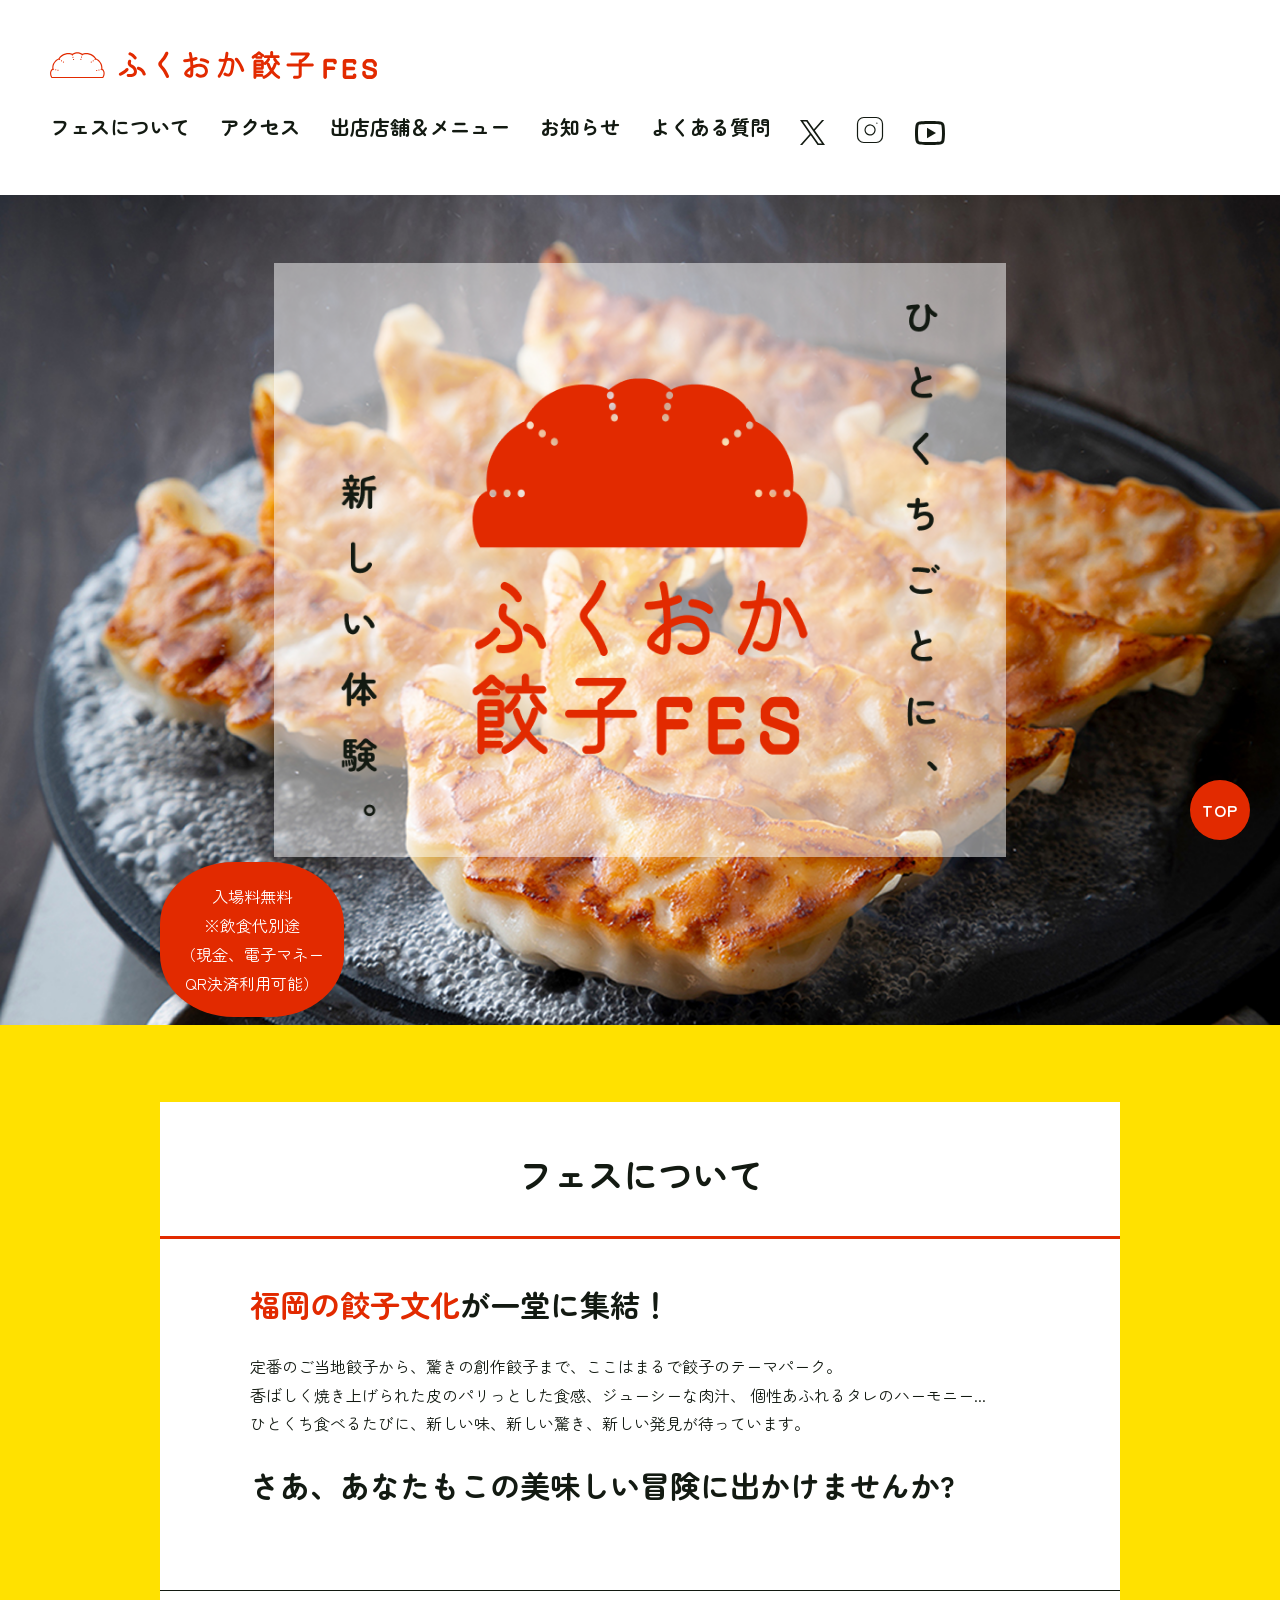
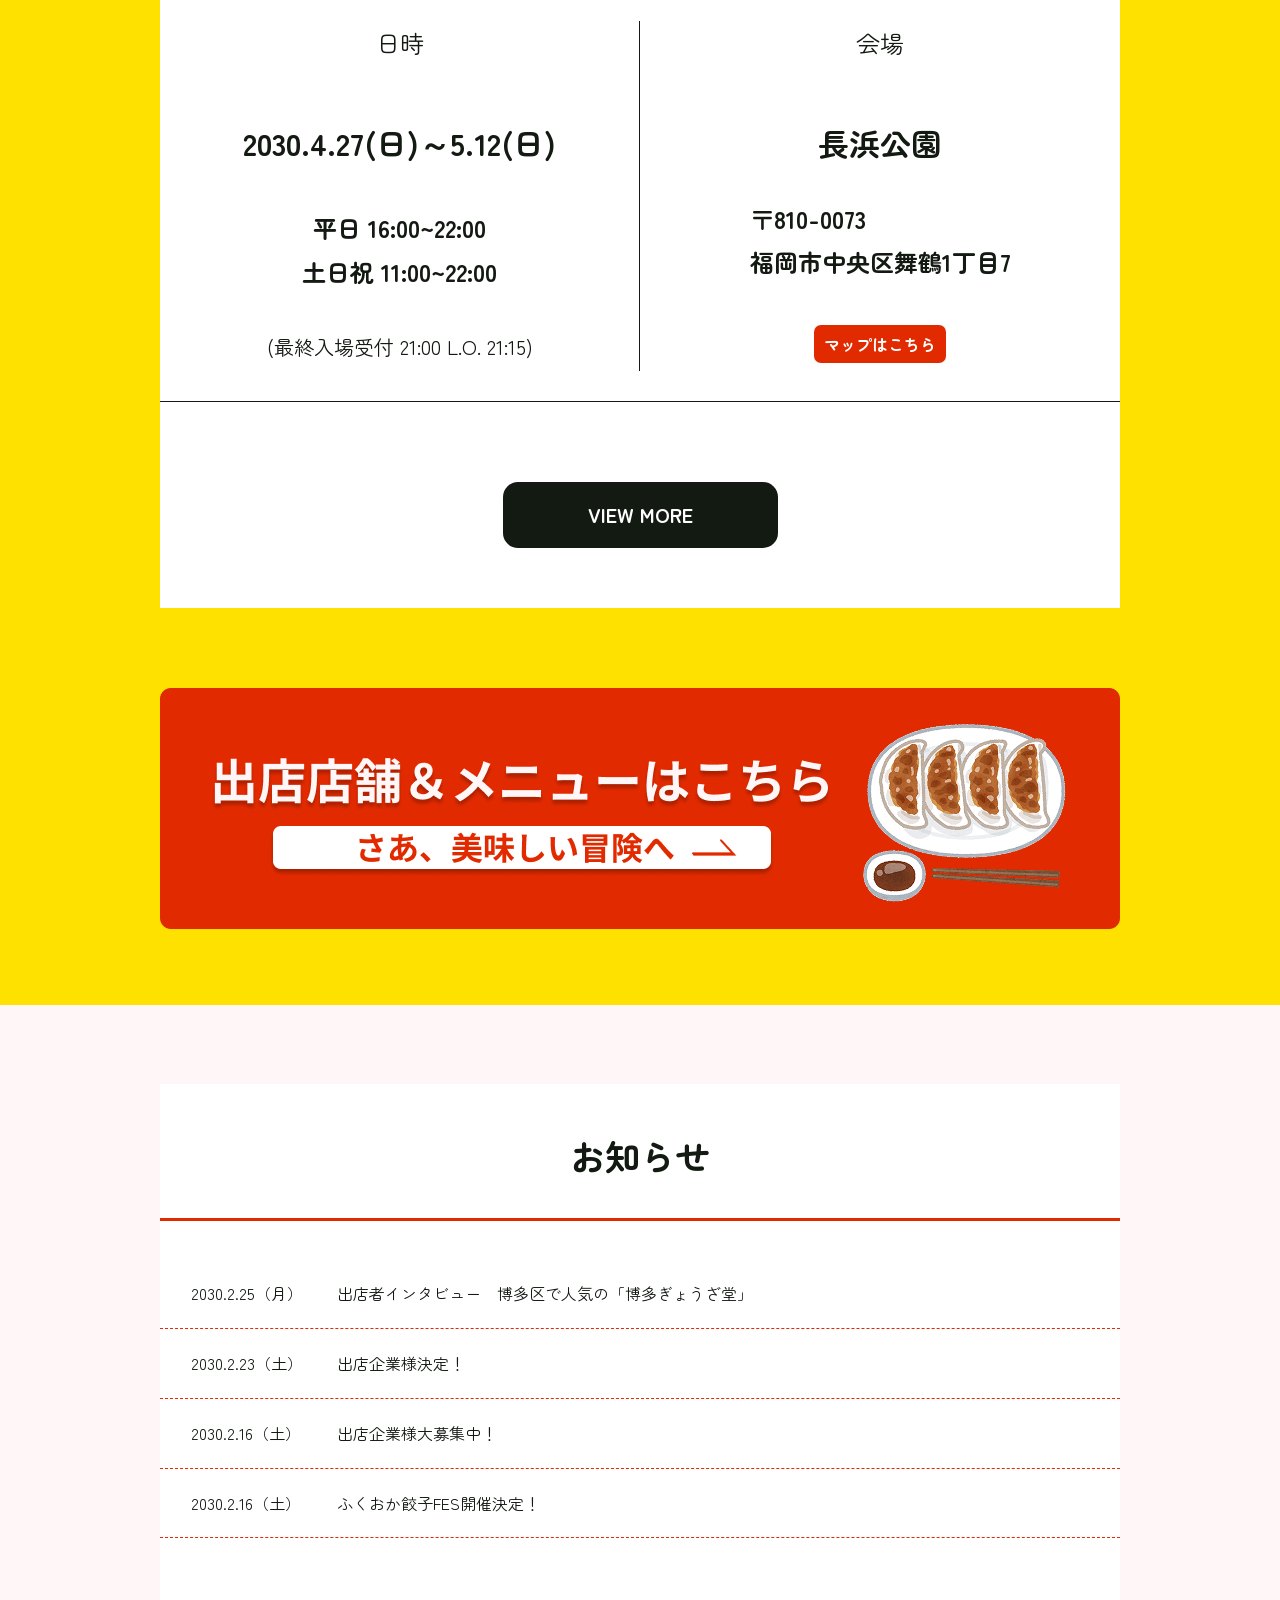
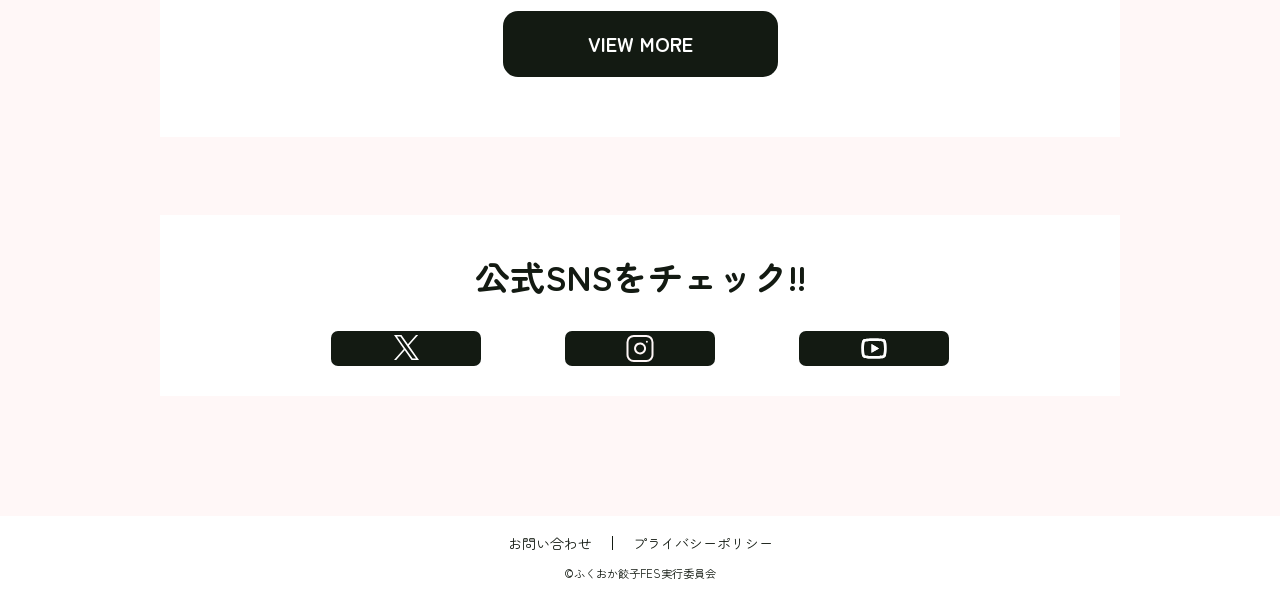
<file: index.html>
<!DOCTYPE html>
<html lang="ja">

<head>
    <meta charset="UTF-8">
    <meta name="viewport" content="width=device-width, initial-scale=1.0">
    <meta name="description" content="福岡の人気餃子が一堂に集結!ご当地餃子や創作餃子が楽しめる、エネルギッシュでモダンなフードフェス。">
    <meta name="keywords" content="餃子,フェス,福岡,長浜,入場料無料,肉料理,2030">
    <meta name="author" content="ふくおか餃子FES">
    <meta property="og:type" content="website">
    <meta property="og:url" content="">
    <meta property="og:site_name" content="ふくおか餃子FES">
    <meta property="og:title" content="ふくおか餃子FES｜公式サイト">
    <meta property="og:description"
        content="ふくおか餃子FES！2030年4月27日(日)～5月12日(日) 開催！福岡の人気餃子が一堂に集結!ご当地餃子や創作餃子が楽しめる、エネルギッシュでモダンなフードフェス。">
    <meta property="og:image" content="img/ogp.png">
    <meta property="og:image:alt" content="ふくおか餃子FES">
    <meta property="og:image:width" content="1200">
    <meta property="og:image:height" content="630">

    <meta name="robots" content="noindex, nofollow">
    <link rel="stylesheet" href="css/reset.css">
    <link rel="preconnect" href="https://fonts.googleapis.com">
    <link rel="preconnect" href="https://fonts.gstatic.com" crossorigin>
    <link href="https://fonts.googleapis.com/css2?family=Zen+Maru+Gothic&display=swap" rel="stylesheet">
    <link rel="stylesheet" href="css/style.css">

    <link rel="icon" href="img/favicon.svg" type="image/svg+xml">
    <link rel="icon alternate" href="img/favicon.png" type="image/png">

    <title>ふくおか餃子FES｜公式サイト</title>
</head>

<body>
    <header class="l-header" id="top">
        <div class="l-header-pc  c-header-top">
            <p class="c-header-logo">
                <a href="index.html">
                    <img class="pc-logo" src="./img/logo_line_01.svg" alt="ふくおか餃子FES">
                </a>
            </p>
            <nav class="c-header-nav">
                <ul class="c-header-nav__list">
                    <li><a href="information.html">フェスについて</a></li>
                    <li><a href="information.html#access">アクセス</a></li>
                    <li><a href="shops.html">出店店舗＆メニュー</a></li>
                    <li><a href="news.html">お知らせ</a></li>
                    <li><a href="faq.html">よくある質問</a></li>
                    <li><a href="#"><img class="c-header-nav__x" src="./img/x-logo.svg" alt="x"></a></li>
                    <li><a href="#"><img class="c-header-nav__insta" src="./img/Instagram-logo.svg" alt="instagram"></a>
                    </li>
                    <li><a href="#"><img class="c-header-nav__you" src="./img/youtube-logo.svg" alt="youtube"></a></li>
                </ul>
            </nav>
        </div>

        <div class="l-header-sp">
            <p class="c-header-logo">
                <a href="index.html">
                    <img src="./img/logo_line_01.svg" alt="ふくおか餃子FES">
                </a>
            </p>
            <img class="hamburger-image" src="./img/hamburger.svg" alt="ハンバーガーメニュー">
        </div>
    </header>

    <main>


        <div class="c-mv-sec">
            <div class="c-mv-sec__img">
                <img src="./img/mainvisual-image.png" alt="">
            </div>
            <div class="l-wrapper">
                <div class="c-mv-stamp">
                    <p>入場料無料</p>
                    <p>※飲食代別途</p>
                    <p> （現金、電子マネー <br>QR決済利用可能）</p>
                </div>
            </div>
        </div>

        <section class="l-about-sec">
            <div class="c-sp-inner">
                <div class="l-about-inner l-wrapper">
                    <h2 class="c-title c-top-title">フェスについて</h2>
                    <div class="c-about-concept">
                        <p class="c-about-concept__big">
                            <span class="c-about-concept__red">福岡の餃子文化</span>が一堂に集結！
                        </p>
                        <p class="c-about-concept__small">
                            定番のご当地餃子から、驚きの創作餃子まで、ここはまるで餃子のテーマパーク。<br>
                            香ばしく焼き上げられた皮のパリっとした食感、ジューシーな肉汁、
                            個性あふれるタレのハーモニー... <br>
                            ひとくち食べるたびに、新しい味、新しい驚き、新しい発見が待っています。</p>
                        <p class="c-about-concept__big">
                            さあ、あなたもこの美味しい冒険に出かけませんか?
                        </p>
                    </div>
                    <ul class="c-about-detail__top">
                        <li class="c-about-list">
                            <dl>
                                <dt class="c-about-detail__title">日時</dt>
                                <dd class="c-about-detail__main">2030.4.27(日)～5.12(日) <br>
                                    <span class="c-about-detail__sub">
                                        平日 16:00~22:00 <br>
                                        土日祝 11:00~22:00
                                    </span>
                                    <span class="c-about-detail__note">(最終入場受付 21:00 L.O. 21:15)</span>
                                </dd>
                            </dl>
                        </li>
                        <li class="c-about-list">
                            <dl>
                                <dt class="c-about-detail__title">会場</dt>
                                <dd class="c-about-detail__main">長浜公園
                                    <span class="c-about-detail__sub c-about-detail__address">
                                        〒810-0073 <br>
                                        福岡市中央区舞鶴1丁目7
                                    </span>
                                    <div class="c-btn c-btn__red">
                                        <a href="information.html#access">
                                            マップはこちら
                                        </a>
                                    </div>
                                </dd>
                            </dl>
                        </li>
                    </ul>
                    <div class="c-btn c-btn__black c-about-pc">
                        <a href="information.html">VIEW MORE</a>
                    </div>
                </div>
            </div>

            <div class="l-wrapper">

                <a href="shops.html">
                    <picture>
                        <source srcset="./img/menu-pc.png" media="(min-width:768px)">
                        <img src="./img/menu-sp.png" alt="">
                    </picture>
                </a>


            </div>
        </section>

        <section class="l-wrapper">
            <div class="l-news-sec">
                <h2 class="c-title c-top-title">お知らせ</h2>
                <div class="c-news-content">
                    <dl class="c-news-detail">
                        <dt class="c-news-date">
                            <time datetime="2030-02-25">2030.2.25</time>（月）
                        </dt>
                        <dd class="c-news-title">
                            <a href="#">出店者インタビュー　博多区で人気の「博多ぎょうざ堂」</a>
                        </dd>
                    </dl>
                    <dl class="c-news-detail">
                        <dt class="c-news-date">
                            <time datetime="2030-02-23">2030.2.23</time>（土）
                        </dt>
                        <dd class="c-news-title">
                            <a href="#">出店企業様決定！</a>
                        </dd>
                    </dl>
                    <dl class="c-news-detail">
                        <dt class="c-news-date">
                            <time datetime="2030-02-16">2030.2.16</time>（土）
                        </dt>
                        <dd class="c-news-title">
                            <a href="news-detail.html">出店企業様大募集中！</a>
                        </dd>
                    </dl>
                    <dl class="c-news-detail">
                        <dt class="c-news-date">
                            <time datetime="2030-02-16">2030.2.16</time>（土）
                        </dt>
                        <dd class="c-news-title">
                            <a href="#">ふくおか餃子FES開催決定！</a>
                        </dd>
                    </dl>
                </div>
                <div class="c-btn c-btn__black">
                    <a href="news.html">VIEW MORE</a>
                </div>
            </div>
        </section>

        <div class="l-sns-sec l-wrapper">
            <p class="c-sns-title">公式SNSをチェック!!</p>
            <div class="c-sns-icon">
                <div class="c-btn c-btn__sns c-icon_x">
                    <a href="#">
                        <img class="c-icon-white" src="./img/x-logo-white.svg" alt="">
                    </a>
                </div>
                <div class="c-btn c-btn__sns c-icon-inst">
                    <a href="#">
                        <img class="c-icon-white" src="./img/Instagram-logo-white.svg" alt="">
                    </a>
                </div>
                <div class="c-btn c-btn__sns">
                    <a href="#">
                        <img class="c-icon-white" src="./img/youtube-logo-white.svg" alt="">
                    </a>
                </div>
            </div>


            <p class="c-btn-jump">
                <a href="#top">TOP</a>
            </p>


        </div>

    </main>

    <footer class="l-footer">

        <ul>
            <li><a href="contact.html">お問い合わせ</a></li>
            <li><a href="privacy.html">プライバシーポリシー</a></li>
        </ul>


        <small>&copy;ふくおか餃子FES実行委員会</small>

    </footer>
</body>

</html>
</file>
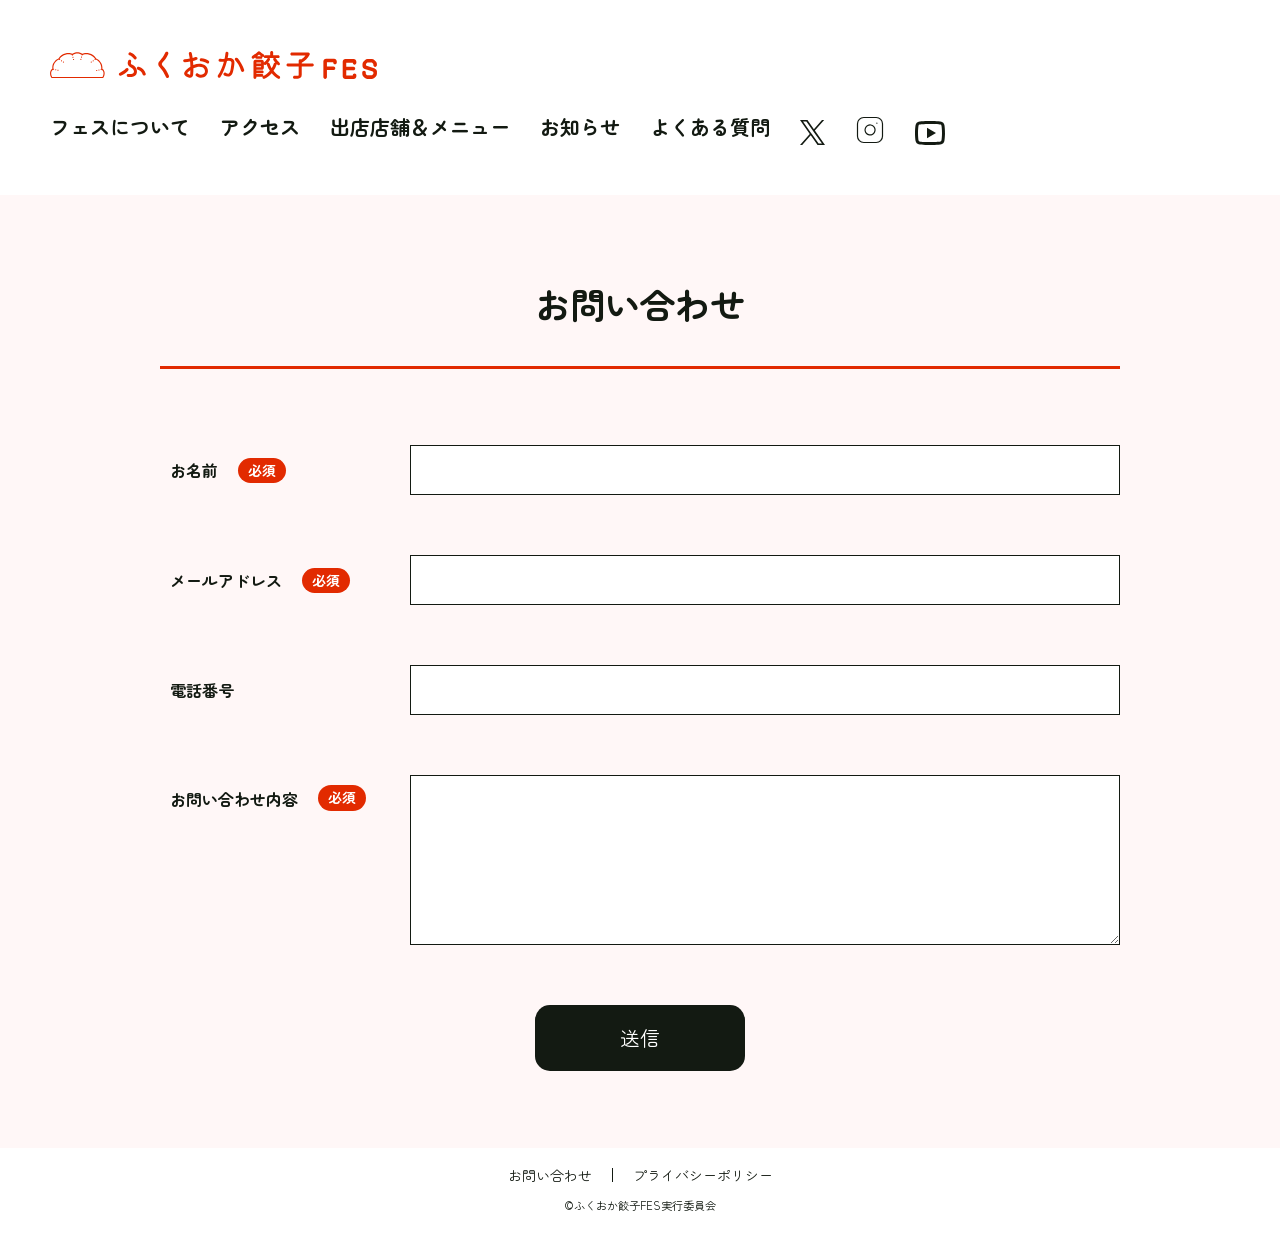
<file: contact.html>
<!DOCTYPE html>
<html lang="ja">

<head>
    <meta charset="UTF-8">
    <meta name="viewport" content="width=device-width, initial-scale=1.0">
    <meta name="description" content="ふくおか餃子FES！イベントに関する不明点のお問い合わせ、取材依頼などはこちらまで！">
    <meta name="keywords" content="餃子,フェス,福岡,長浜,入場料無料,2030,問い合わせ">
    <meta name="author" content="ふくおか餃子FES">
    <meta property="og:type" content="website">
    <meta property="og:url" content="">
    <meta property="og:site_name" content="ふくおか餃子FES">
    <meta property="og:title" content="お問い合わせ｜ふくおか餃子FES">
    <meta property="og:description"
        content="ふくおか餃子FES！2030年4月27日(日)～5月12日(日) 開催！イベントに関する不明点、取材依頼やご質問など、お問い合わせはこちらからお願いします。">
    <meta property="og:image" content="img/ogp.png">
    <meta property="og:image:alt" content="ふくおか餃子FES">
    <meta property="og:image:width" content="1200">
    <meta property="og:image:height" content="630">

    <meta name="robots" content="noindex, nofollow">
    <link rel="stylesheet" href="css/reset.css">
    <link rel="preconnect" href="https://fonts.googleapis.com">
    <link rel="preconnect" href="https://fonts.gstatic.com" crossorigin>
    <link href="https://fonts.googleapis.com/css2?family=Zen+Maru+Gothic&display=swap" rel="stylesheet">
    <link rel="stylesheet" href="css/style.css">
    <link rel="icon" href="img/favicon.svg" type="image/svg+xml">
    <link rel="icon alternate" href="img/favicon.png" type="image/png">
    <title>お問い合わせ｜ふくおか餃子FES</title>
</head>

<body>
    <header class="l-header" id="top">
        <div class="l-header-pc  c-header-top">
            <p class="c-header-logo">
                <a href="index.html">
                    <img class="pc-logo" src="./img/logo_line_01.svg" alt="ふくおか餃子FES">
                </a>
            </p>
            <nav class="c-header-nav">
                <ul class="c-header-nav__list">
                    <li><a href="information.html">フェスについて</a></li>
                    <li><a href="information.html#access">アクセス</a></li>
                    <li><a href="shops.html">出店店舗＆メニュー</a></li>
                    <li><a href="news.html">お知らせ</a></li>
                    <li><a href="faq.html">よくある質問</a></li>
                    <li><a href="#"><img class="c-header-nav__x" src="./img/x-logo.svg" alt="x"></a></li>
                    <li><a href="#"><img class="c-header-nav__insta" src="./img/Instagram-logo.svg" alt="instagram"></a>
                    </li>
                    <li><a href="#"><img class="c-header-nav__you" src="./img/youtube-logo.svg" alt="youtube"></a></li>
                </ul>
            </nav>
        </div>

        <div class="l-header-sp">
            <p class="c-header-logo">
                <a href="index.html">
                    <img src="./img/logo_line_01.svg" alt="ふくおか餃子FES">
                </a>
            </p>
            <img class="hamburger-image" src="./img/hamburger.svg" alt="ハンバーガーメニュー">
        </div>
    </header>
    <main class="l-wrapper">
        <h1 class="c-title c-mb__plus">お問い合わせ</h1>
        <form action="#" method="post" class="l-inf-form">
            <div class="c-infCard l-infCard">
                <label for="user_name" class="l-infCard-lab">お名前<span class="l-infCard-req">必須</span></label>
                <input type="text" name="user_name" id="user_name" required>
            </div>
            <div class="c-infCard l-infCard">
                <label for="user_email" class="l-infCard-lab">メールアドレス<span class="l-infCard-req">必須</span></label>
                <input type="email" name="user_email" id="user_email" required>
            </div>
            <div class="c-infCard l-infCard">
                <label for="user_tel" class="l-infCard-lab">電話番号</label>
                <input type="tel" name="user_tel" id="user_tel">
            </div>
            <div class="c-infCard l-infCard">
                <label for="uese_mes" class="l-infCard-lab l-infCard-lab-q">お問い合わせ内容<span
                        class="l-infCard-req">必須</span></label>
                <textarea name="message" id="uese_mes" required></textarea>
            </div>
            </div>
            <div class="c-contact__btn"><input type="submit" value="送信" class="l-infCard-btn"></div>
            <!-- <input type="submit" value="送信" class="c-btn"> -->

        </form>

    </main>

    <footer class="l-footer c-footer__mbs60">

        <ul>
            <li><a href="contact.html">お問い合わせ</a></li>
            <li><a href="privacy.html">プライバシーポリシー</a></li>
        </ul>


        <small>&copy;ふくおか餃子FES実行委員会</small>

    </footer>
</body>

</html>
</file>
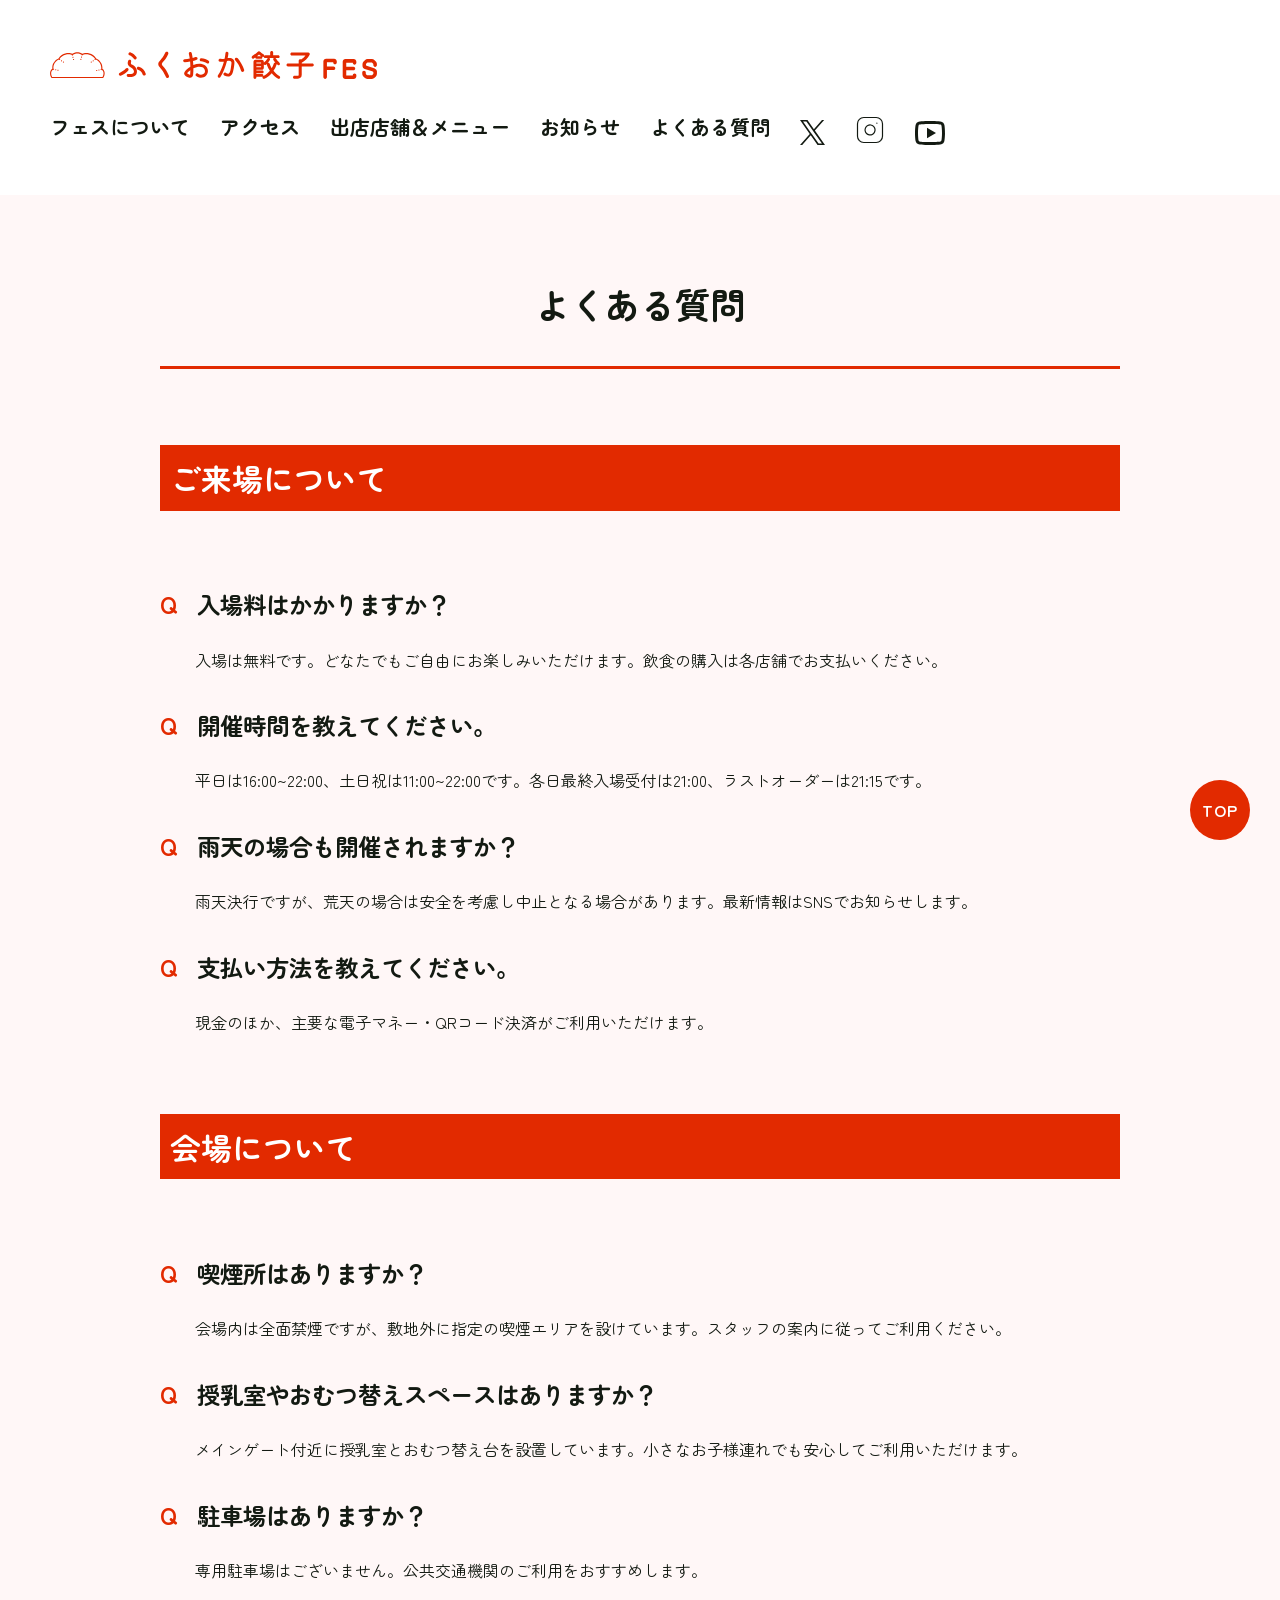
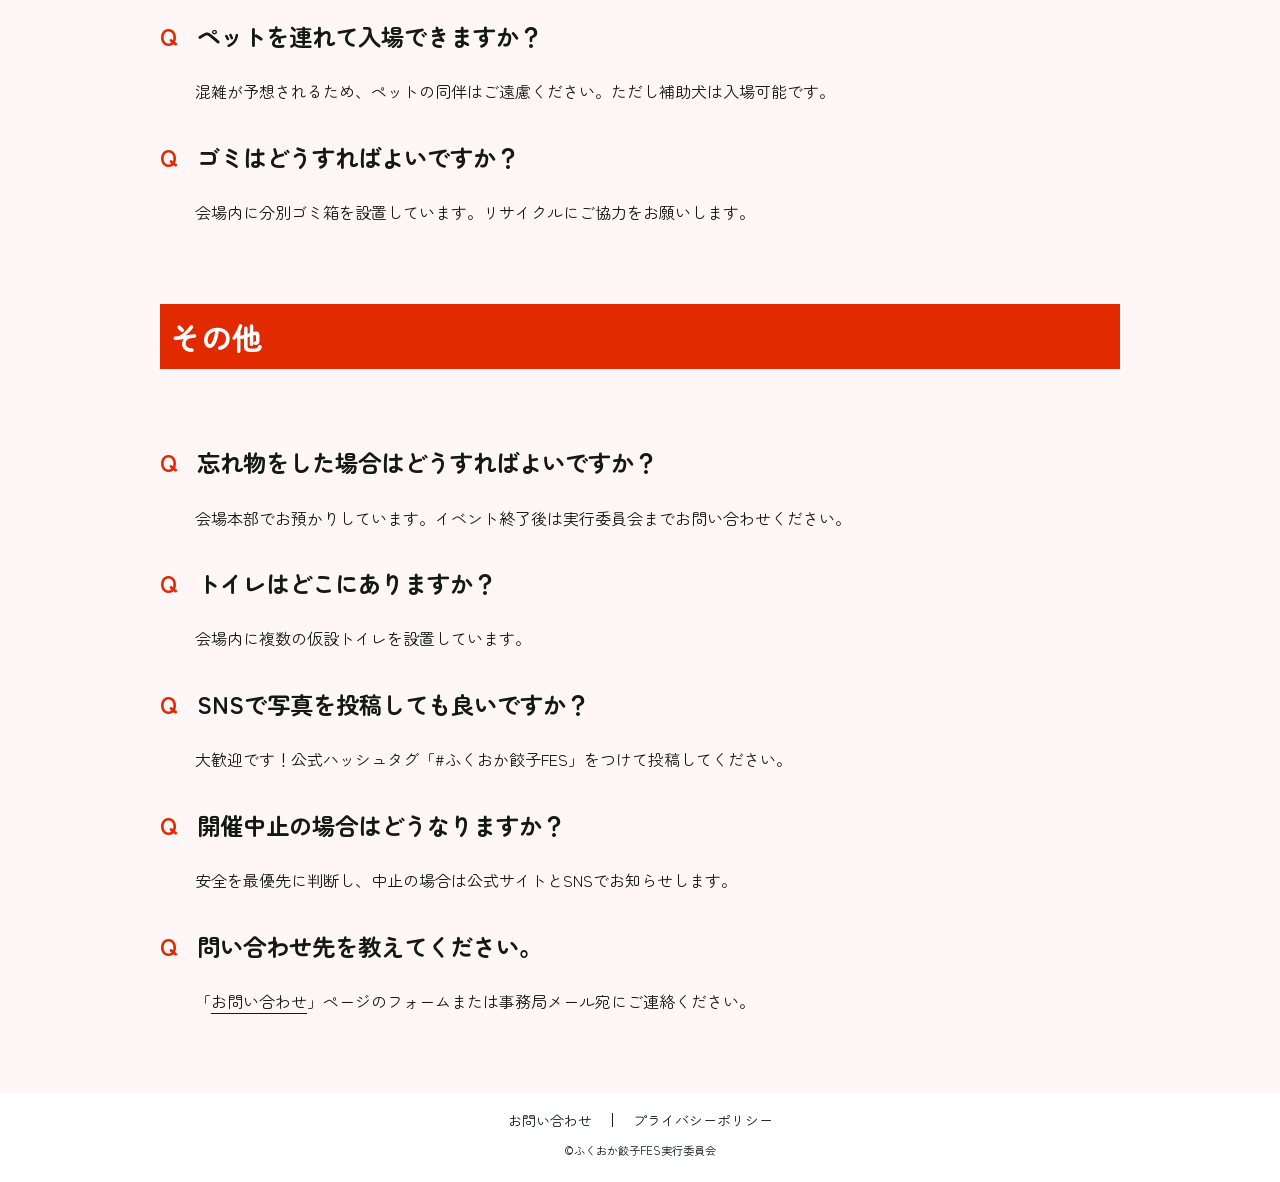
<file: faq.html>
<!DOCTYPE html>
<html lang="ja">

<head>
    <meta charset="UTF-8">
    <meta name="viewport" content="width=device-width, initial-scale=1.0">
    <meta name="description" content="ふくおか餃子FES！よくある質問についてのページ。">
    <meta name="keywords" content="餃子,フェス,福岡,長浜,入場料無料,FAQ,2030">
    <meta name="author" content="ふくおか餃子FES">
    <meta property="og:type" content="website">
    <meta property="og:url" content="">
    <meta property="og:site_name" content="ふくおか餃子FES">
    <meta property="og:title" content="よくある質問｜ふくおか餃子FES">
    <meta property="og:description" content="ふくおか餃子FES！2030年4月27日(日)～5月12日(日) 開催！ご来場、会場、その他のよくある質問についてはこちらに掲載されています。">
    <meta property="og:image" content="img/ogp.png">
    <meta property="og:image:alt" content="ふくおか餃子FES">
    <meta property="og:image:width" content="1200">
    <meta property="og:image:height" content="630">
    <meta name="robots" content="noindex, nofollow">
    <link rel="stylesheet" href="css/reset.css">
    <link rel="preconnect" href="https://fonts.googleapis.com">
    <link rel="preconnect" href="https://fonts.gstatic.com" crossorigin>
    <link href="https://fonts.googleapis.com/css2?family=Zen+Maru+Gothic&display=swap" rel="stylesheet">
    <link rel="stylesheet" href="css/style.css">
    <link rel="icon" href="img/favicon.svg" type="image/svg+xml">
    <link rel="icon alternate" href="img/favicon.png" type="image/png">
    <title>よくある質問｜ふくおか餃子FES</title>
</head>

<body>
    <header class="l-header" id="top">
        <div class="l-header-pc  c-header-top">
            <p class="c-header-logo">
                <a href="index.html">
                    <img class="pc-logo" src="./img/logo_line_01.svg" alt="ふくおか餃子FES">
                </a>
            </p>
            <nav class="c-header-nav">
                <ul class="c-header-nav__list">
                    <li><a href="information.html">フェスについて</a></li>
                    <li><a href="information.html#access">アクセス</a></li>
                    <li><a href="shops.html">出店店舗＆メニュー</a></li>
                    <li><a href="news.html">お知らせ</a></li>
                    <li><a href="faq.html">よくある質問</a></li>
                    <li><a href="#"><img class="c-header-nav__x" src="./img/x-logo.svg" alt="x"></a></li>
                    <li><a href="#"><img class="c-header-nav__insta" src="./img/Instagram-logo.svg" alt="instagram"></a>
                    </li>
                    <li><a href="#"><img class="c-header-nav__you" src="./img/youtube-logo.svg" alt="youtube"></a></li>
                </ul>
            </nav>
        </div>

        <div class="l-header-sp">
            <p class="c-header-logo">
                <a href="index.html">
                    <img src="./img/logo_line_01.svg" alt="ふくおか餃子FES">
                </a>
            </p>
            <img class="hamburger-image" src="./img/hamburger.svg" alt="ハンバーガーメニュー">
        </div>
    </header>

    <main class="l-wrapper">

        <h1 class="c-title">よくある質問</h1>
        <section class="c-faq__come">
            <h2 class="c-title__sub">ご来場について</h2>
            <dl class="c-faqCard l-faqCard">

                <dt>
                    <span class="c-faqCard-q">Q</span>
                    入場料はかかりますか？
                </dt>
                <dd>入場は無料です。どなたでもご自由にお楽しみいただけます。飲食の購入は各店舗でお支払いください。</dd>
                <dt>
                    <span class="c-faqCard-q">Q</span>開催時間を教えてください。
                </dt>
                <dd>平日は16:00~22:00、土日祝は11:00~22:00です。各日最終入場受付は21:00、ラストオーダーは21:15です。</dd>
                <dt>
                    <span class="c-faqCard-q">Q</span>雨天の場合も開催されますか？
                </dt>
                <dd>雨天決行ですが、荒天の場合は安全を考慮し中止となる場合があります。最新情報はSNSでお知らせします。</dd>
                <dt>
                    <span class="c-faqCard-q">Q</span>支払い方法を教えてください。
                </dt>
                <dd>現金のほか、主要な電子マネー・QRコード決済がご利用いただけます。</dd>
            </dl>
        </section>
        <section class="c-faq__place">
            <h2 class="c-title__sub">会場について</h2>
            <dl class="c-faqCard l-faqCard">
                <dt>
                    <span class="c-faqCard-q">Q</span>喫煙所はありますか？
                </dt>
                <dd>会場内は全面禁煙ですが、敷地外に指定の喫煙エリアを設けています。スタッフの案内に従ってご利用ください。</dd>
                <dt>
                    <span class="c-faqCard-q">Q</span>授乳室やおむつ替えスペースはありますか？
                </dt>
                <dd>メインゲート付近に授乳室とおむつ替え台を設置しています。小さなお子様連れでも安心してご利用いただけます。</dd>
                <dt>
                    <span class="c-faqCard-q">Q</span>駐車場はありますか？
                </dt>
                <dd>専用駐車場はございません。公共交通機関のご利用をおすすめします。</dd>
                <dt>
                    <span class="c-faqCard-q">Q</span>ペットを連れて入場できますか？
                </dt>
                <dd>混雑が予想されるため、ペットの同伴はご遠慮ください。ただし補助犬は入場可能です。</dd>
                <dt>
                    <span class="c-faqCard-q">Q</span>ゴミはどうすればよいですか？
                </dt>
                <dd>会場内に分別ゴミ箱を設置しています。リサイクルにご協力をお願いします。</dd>
            </dl>
        </section>
        <section class="c-faq__other">
            <h2 class="c-title__sub">その他</h2>
            <dl class="c-faqCard l-faqCard">
                <dt>
                    <span class="c-faqCard-q">Q</span>忘れ物をした場合はどうすればよいですか？
                </dt>
                <dd>会場本部でお預かりしています。イベント終了後は実行委員会までお問い合わせください。</dd>
                <dt>
                    <span class="c-faqCard-q">Q</span>トイレはどこにありますか？
                </dt>
                <dd>会場内に複数の仮設トイレを設置しています。</dd>
                <dt>
                    <span class="c-faqCard-q">Q</span>SNSで写真を投稿しても良いですか？
                </dt>
                <dd>大歓迎です！公式ハッシュタグ「#ふくおか餃子FES」をつけて投稿してください。</dd>
                <dt>
                    <span class="c-faqCard-q">Q</span>開催中止の場合はどうなりますか？
                </dt>
                <dd>安全を最優先に判断し、中止の場合は公式サイトとSNSでお知らせします。</dd>
                <dt>
                    <span class="c-faqCard-q">Q</span>問い合わせ先を教えてください。
                </dt>
                <dd class="l-faq-dd-last">「<a class="c-bb" href="./contact.html">お問い合わせ</a>」ページのフォームまたは事務局メール宛にご連絡ください。
                </dd>
            </dl>
        </section>
        <p class="c-btn-jump">
            <a href="#top">TOP</a>
        </p>


    </main>

    <footer class="l-footer">

        <ul>
            <li><a href="contact.html">お問い合わせ</a></li>
            <li><a href="privacy.html">プライバシーポリシー</a></li>
        </ul>


        <small>&copy;ふくおか餃子FES実行委員会</small>

    </footer>
</body>

</html>
</file>
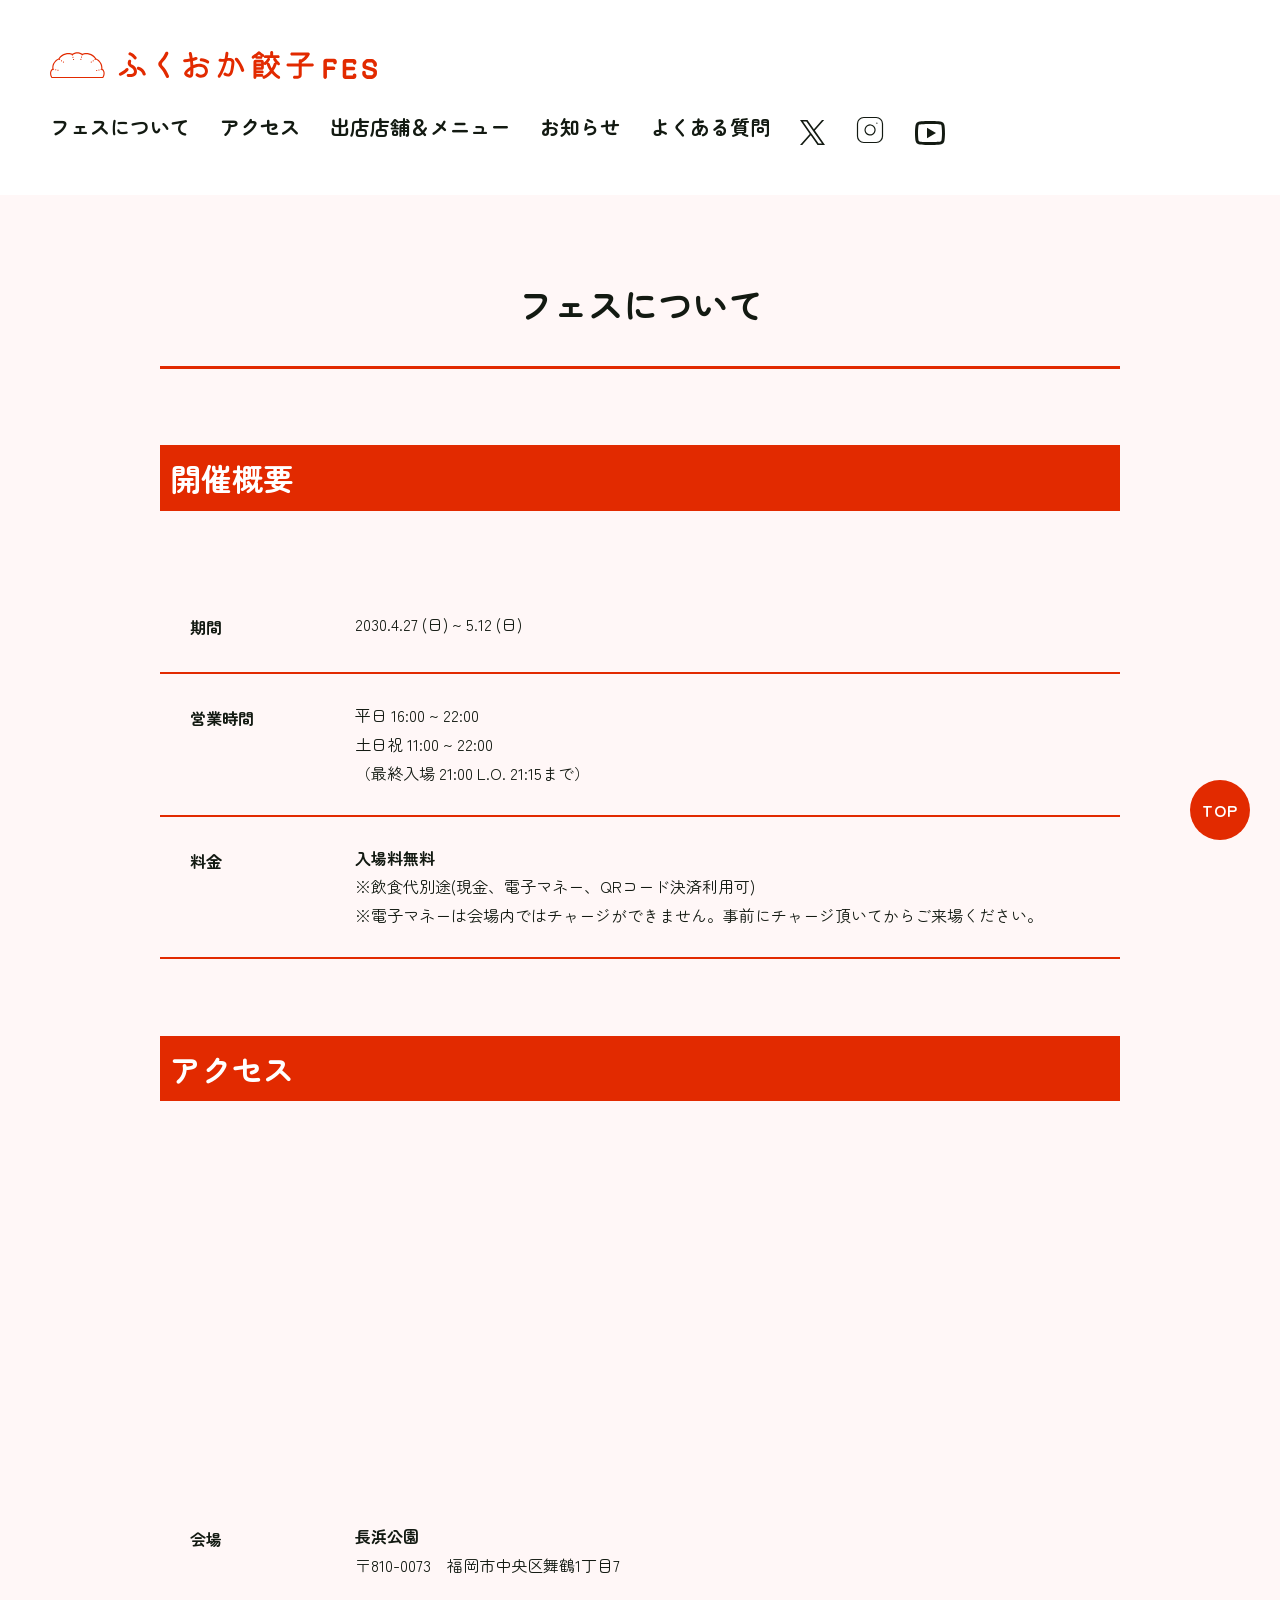
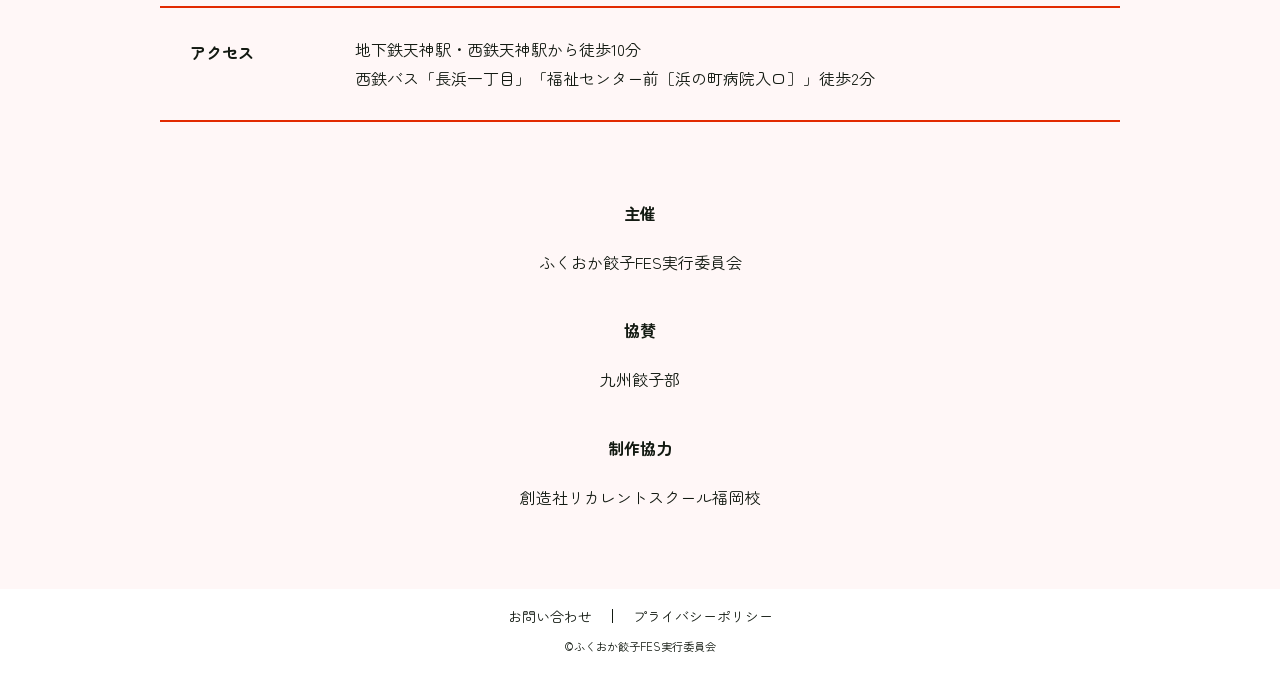
<file: information.html>
<!DOCTYPE html>
<html lang="ja">

<head>
    <meta charset="UTF-8">
    <meta name="viewport" content="width=device-width, initial-scale=1.0">
    <meta name="description" content="福岡餃子FES！開催概要ページ。期間2040.4.27(日)～5.12(日)。会場：福岡市中央区舞鶴1-7長浜公園。入場無料！">
    <meta name="keywords" content="餃子,フェス,福岡,長浜,入場料無料,概要,2030">
    <meta name="author" content="ふくおか餃子FES">
    <meta property="og:type" content="website">
    <meta property="og:url" content="">
    <meta property="og:site_name" content="ふくおか餃子FE">
    <meta property="og:title" content="フェスについて｜ふくおか餃子FES">
    <meta property="og:description"
        content="ふくおか餃子FES！2030年4月27日(日)～5月12日(日) 開催！会場は福岡市中央区舞鶴1-7 長浜公園です。どなたでも入場無料！皆様のご来場お待ちしております。">
    <meta property="og:image" content="img/ogp.png">
    <meta property="og:image:alt" content="ふくおか餃子FES">
    <meta property="og:image:width" content="1200">
    <meta property="og:image:height" content="630">
    <meta name="robots" content="noindex, nofollow">

    <link rel="stylesheet" href="css/reset.css">
    <link rel="preconnect" href="https://fonts.googleapis.com">
    <link rel="preconnect" href="https://fonts.gstatic.com" crossorigin>
    <link href="https://fonts.googleapis.com/css2?family=Zen+Maru+Gothic&display=swap" rel="stylesheet">
    <link rel="stylesheet" href="css/style.css">
    <link rel="icon" href="img/favicon.svg" type="image/svg+xml">
    <link rel="icon alternate" href="img/favicon.png" type="image/png">
    <title>フェスについて｜ふくおか餃子FES</title>
</head>

<body>
    <header class="l-header" id="top">
        <div class="l-header-pc  c-header-top">
            <p class="c-header-logo">
                <a href="index.html">
                    <img class="pc-logo" src="./img/logo_line_01.svg" alt="ふくおか餃子FES">
                </a>
            </p>
            <nav class="c-header-nav">
                <ul class="c-header-nav__list">
                    <li><a href="information.html">フェスについて</a></li>
                    <li><a href="information.html#access">アクセス</a></li>
                    <li><a href="shops.html">出店店舗＆メニュー</a></li>
                    <li><a href="news.html">お知らせ</a></li>
                    <li><a href="faq.html">よくある質問</a></li>
                    <li><a href="#"><img class="c-header-nav__x" src="./img/x-logo.svg" alt="x"></a></li>
                    <li><a href="#"><img class="c-header-nav__insta" src="./img/Instagram-logo.svg" alt="instagram"></a>
                    </li>
                    <li><a href="#"><img class="c-header-nav__you" src="./img/youtube-logo.svg" alt="youtube"></a></li>
                </ul>
            </nav>
        </div>

        <div class="l-header-sp">
            <p class="c-header-logo">
                <a href="index.html">
                    <img src="./img/logo_line_01.svg" alt="ふくおか餃子FES">
                </a>
            </p>
            <img class="hamburger-image" src="./img/hamburger.svg" alt="ハンバーガーメニュー">
        </div>
    </header>

    <main class="l-wrapper">
        <h1 class="c-title">フェスについて</h1>

        <section>

            <h2 class="c-title__sub">開催概要</h2>

            <dl class="c-info__list">
                <dt class="c-info__title">期間</dt>
                <dd class="c-info__text">2030.4.27 (日) ~ 5.12 (日)</dd>

                <dt class="c-info__title">営業時間</dt>
                <dd class="c-info__text"> 平日 16:00 ~ 22:00 <br>
                    土日祝 11:00 ~ 22:00 <br>
                    （最終入場 21:00 L.O. 21:15まで）
                </dd>

                <dt class="c-info__title">料金</dt>
                <dd class="c-info__text">
                    <div class="c-info__text--bold">入場料無料</div>
                    ※飲食代別途(現金、電子マネー、QRコード決済利用可) <br>
                    ※電子マネーは会場内ではチャージができません。事前にチャージ頂いてからご来場ください。
                </dd>
            </dl>

        </section>

        <section>
            <h2 class="c-title__sub" id="access">アクセス</h2>
            <iframe class="c-info__map"
                src="https://www.google.com/maps/embed?pb=!1m18!1m12!1m3!1d6646.910095870736!2d130.39412999999996!3d33.59349580000001!2m3!1f0!2f0!3f0!3m2!1i1024!2i768!4f13.1!3m3!1m2!1s0x3541918916ac1a97%3A0x38ef1af8385772cc!2z6ZW35rWc5YWs5ZyS!5e0!3m2!1sja!2sjp!4v1766647561228!5m2!1sja!2sjp"
                width="600" height="450" style="border:0;" allowfullscreen="" loading="lazy"
                referrerpolicy="no-referrer-when-downgrade"></iframe>


            <dl class="c-info__list">
                <dt class="c-info__title">会場</dt>
                <dd class="c-info__text">
                    <div class="c-info__text--bold">長浜公園</div>
                    〒810-0073　福岡市中央区舞鶴1丁目7
                </dd>

                <dt class="c-info__title">アクセス</dt>
                <dd class="c-info__text">地下鉄天神駅・西鉄天神駅から徒歩10分<br>
                    西鉄バス「長浜一丁目」「福祉センター前［浜の町病院入口］」徒歩2分
                </dd>
            </dl>

        </section>



        <div class="c-info__host">
            <dl>
                <dt>主催</dt>
                <dd class="c-info__text-host">ふくおか餃子FES実行委員会</dd>
                <dt>協賛</dt>
                <dd class="c-info__text-host">九州餃子部</dd>
                <dt>制作協力</dt>
                <dd>創造社リカレントスクール福岡校</dd>
            </dl>
        </div>

        <p class="c-btn-jump">
            <a href="#top">TOP</a>
        </p>

    </main>

    <footer class="l-footer c-footer__mbs60">

        <ul>
            <li><a href="contact.html">お問い合わせ</a></li>
            <li><a href="privacy.html">プライバシーポリシー</a></li>
        </ul>


        <small>&copy;ふくおか餃子FES実行委員会</small>

    </footer>
</body>

</html>
</file>
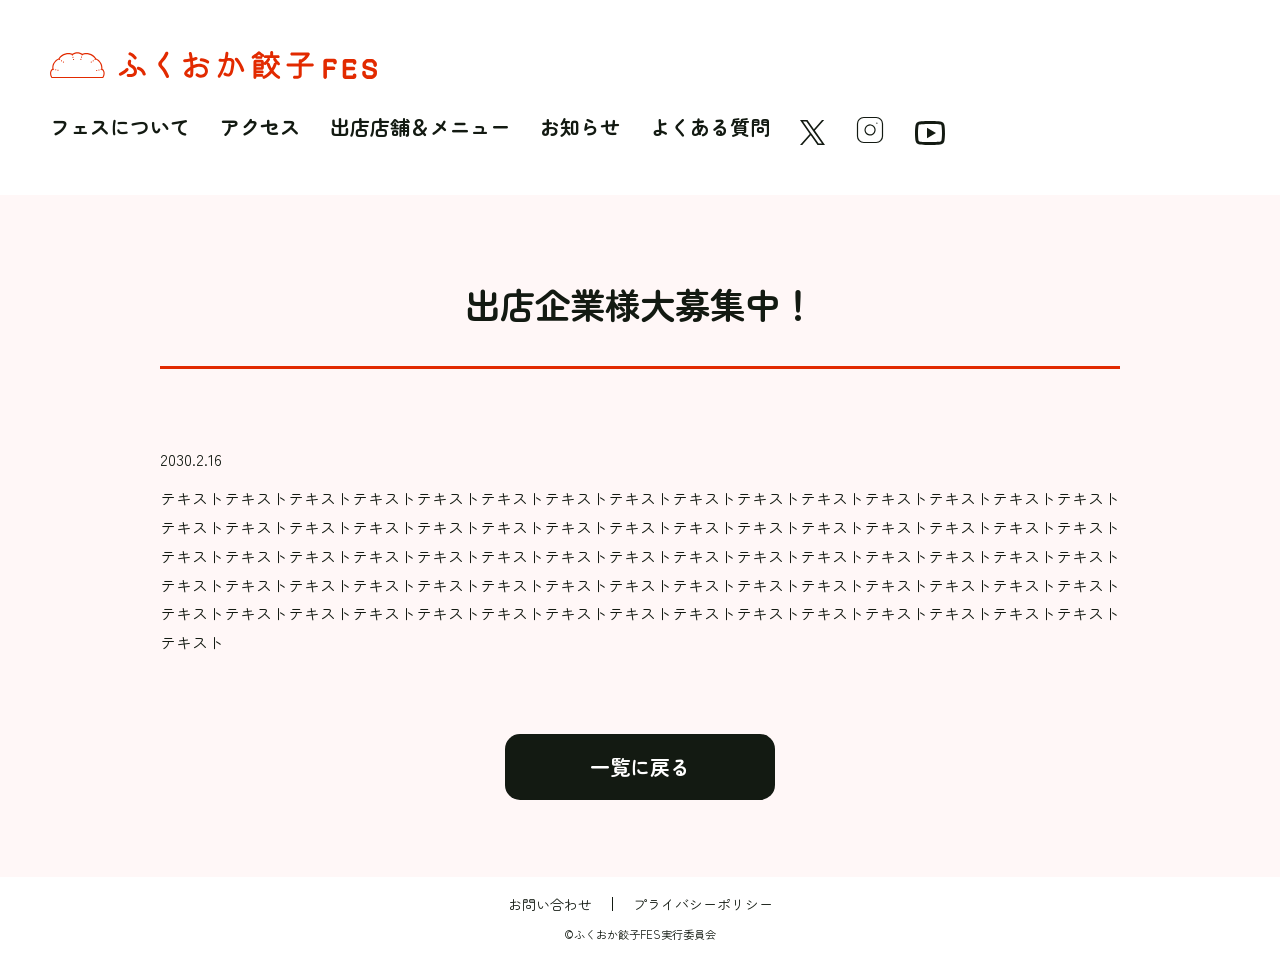
<file: news-detail.html>
<!DOCTYPE html>
<html lang="ja">

<head>
    <meta charset="UTF-8">
    <meta name="viewport" content="width=device-width, initial-scale=1.0">
    <meta name="description" content="ふくおか餃子FES！最新情報はこちら。出店者インタビュー！博多で人気の「博多ぎょうざ堂」">
    <meta name="keywords" content="餃子,フェス,福岡,長浜,入場料無料,お知らせ,2030">
    <meta name="author" content="ふくおか餃子FES">
    <meta property="og:type" content="website">
    <meta property="og:url" content="">
    <meta property="og:site_name" content="ふくおか餃子FES">
    <meta property="og:title" content="お知らせ詳細｜ふくおか餃子FES">
    <meta property="og:description" content="ふくおか餃子FES！2030年4月27日(日)～5月12日(日) 開催！最新情報はこちら。出店者「博多ぎょうざ堂」へのインタビュー内容はこちら">
    <meta property="og:image" content="img/ogp.png">
    <meta property="og:image:alt" content="ふくおか餃子FES">
    <meta property="og:image:width" content="1200">
    <meta property="og:image:height" content="630">
    <meta name="robots" content="noindex, nofollow">
    <link rel="stylesheet" href="css/reset.css">
    <link rel="preconnect" href="https://fonts.googleapis.com">
    <link rel="preconnect" href="https://fonts.gstatic.com" crossorigin>
    <link href="https://fonts.googleapis.com/css2?family=Zen+Maru+Gothic&display=swap" rel="stylesheet">
    <link rel="stylesheet" href="css/style.css">
    <link rel="icon" href="img/favicon.svg" type="image/svg+xml">
    <link rel="icon alternate" href="img/favicon.png" type="image/png">
    <title>お知らせ詳細｜ふくおか餃子FES</title>
</head>

<body>
    <header class="l-header" id="top">
        <div class="l-header-pc  c-header-top">
            <p class="c-header-logo">
                <a href="index.html">
                    <img class="pc-logo" src="./img/logo_line_01.svg" alt="ふくおか餃子FES">
                </a>
            </p>
            <nav class="c-header-nav">
                <ul class="c-header-nav__list">
                    <li><a href="information.html">フェスについて</a></li>
                    <li><a href="information.html#access">アクセス</a></li>
                    <li><a href="shops.html">出店店舗＆メニュー</a></li>
                    <li><a href="news.html">お知らせ</a></li>
                    <li><a href="faq.html">よくある質問</a></li>
                    <li><a href="#"><img class="c-header-nav__x" src="./img/x-logo.svg" alt="x"></a></li>
                    <li><a href="#"><img class="c-header-nav__insta" src="./img/Instagram-logo.svg" alt="instagram"></a>
                    </li>
                    <li><a href="#"><img class="c-header-nav__you" src="./img/youtube-logo.svg" alt="youtube"></a></li>
                </ul>
            </nav>
        </div>

        <div class="l-header-sp">
            <p class="c-header-logo">
                <a href="index.html">
                    <img src="./img/logo_line_01.svg" alt="ふくおか餃子FES">
                </a>
            </p>
            <img class="hamburger-image" src="./img/hamburger.svg" alt="ハンバーガーメニュー">
        </div>
    </header>
    <main class="l-wrapper">

        <h1 class="c-title">出店企業様大募集中！</h1>
        <div class="c-section">
            <p class="c-newsDet-date"><time datetime="2030-02-16">2030.2.16</time></p>
            <p class="c-newsDet-con">
                テキストテキストテキストテキストテキストテキストテキストテキストテキストテキストテキストテキストテキストテキストテキストテキストテキストテキストテキストテキストテキストテキストテキストテキストテキストテキストテキストテキストテキストテキストテキストテキストテキストテキストテキストテキストテキストテキストテキストテキストテキストテキストテキストテキストテキストテキストテキストテキストテキストテキストテキストテキストテキストテキストテキストテキストテキストテキストテキストテキストテキストテキストテキストテキストテキストテキストテキストテキストテキストテキストテキストテキストテキストテキストテキストテキスト
            </p>
            <div class="c-btn c-btn__black">
                <a href="news.html">一覧に戻る</a>
            </div>
        </div>

    </main>

    <footer class="l-footer">

        <ul>
            <li><a href="contact.html">お問い合わせ</a></li>
            <li><a href="privacy.html">プライバシーポリシー</a></li>
        </ul>


        <small>&copy;ふくおか餃子FES実行委員会</small>

    </footer>
</body>

</html>
</file>
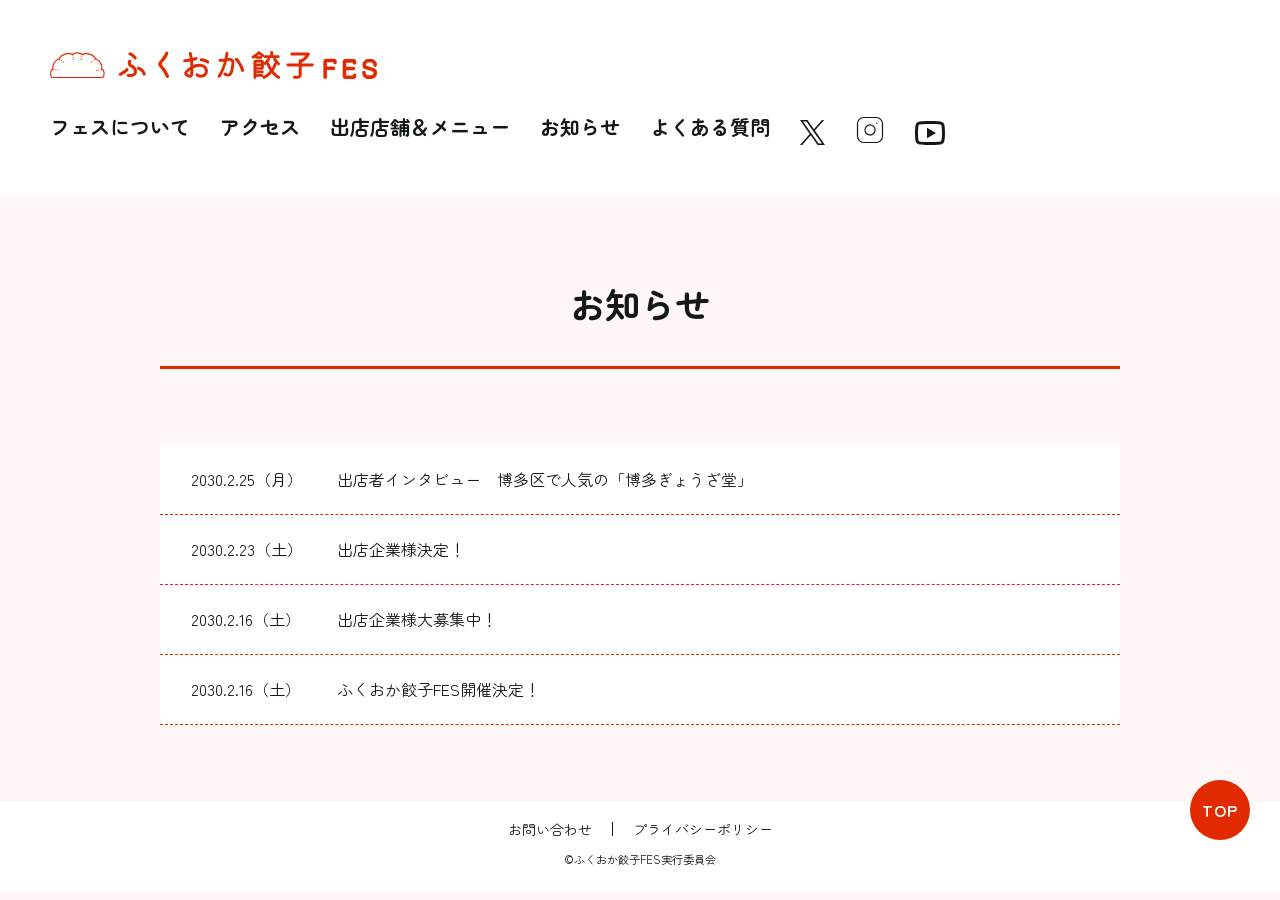
<file: news.html>
<!DOCTYPE html>
<html lang="ja">

<head>
    <meta charset="UTF-8">
    <meta name="viewport" content="width=device-width, initial-scale=1.0">
    <meta name="description" content="ふくおか餃子FES！最新情報はこちら。出店者インタビュー！博多で人気に「博多ぎょうざ堂」">
    <meta name="keywords" content="餃子,フェス,福岡,長浜,入場料無料,お知らせ,2030">
    <meta name="author" content="ふくおか餃子FES">
    <meta property="og:type" content="website">
    <meta property="og:url" content="">
    <meta property="og:site_name" content="ふくおか餃子FES">
    <meta property="og:title" content="お知らせ｜ふくおか餃子FES">
    <meta property="og:description"
        content="ふくおか餃子FES！2030年4月27日(日)～5月12日(日) 開催！最新情報はこちら。出店企業情報、博多で人気の出店者「博多ぎょうざ堂」へのインタビューはこちら。">
    <meta property="og:image" content="img/ogp.png">
    <meta property="og:image:alt" content="ふくおか餃子FES">
    <meta property="og:image:width" content="1200">
    <meta property="og:image:height" content="630">
    <meta name="robots" content="noindex, nofollow">
    <link rel="stylesheet" href="css/reset.css">
    <link rel="preconnect" href="https://fonts.googleapis.com">
    <link rel="preconnect" href="https://fonts.gstatic.com" crossorigin>
    <link href="https://fonts.googleapis.com/css2?family=Zen+Maru+Gothic&display=swap" rel="stylesheet">
    <link rel="stylesheet" href="css/style.css">
    <link rel="icon" href="img/favicon.svg" type="image/svg+xml">
    <link rel="icon alternate" href="img/favicon.png" type="image/png">
    <title>お知らせ｜ふくおか餃子FES</title>
</head>

<body>
    <header class="l-header" id="top">
        <div class="l-header-pc  c-header-top">
            <p class="c-header-logo">
                <a href="index.html">
                    <img class="pc-logo" src="./img/logo_line_01.svg" alt="ふくおか餃子FES">
                </a>
            </p>
            <nav class="c-header-nav">
                <ul class="c-header-nav__list">
                    <li><a href="information.html">フェスについて</a></li>
                    <li><a href="information.html#access">アクセス</a></li>
                    <li><a href="shops.html">出店店舗＆メニュー</a></li>
                    <li><a href="news.html">お知らせ</a></li>
                    <li><a href="faq.html">よくある質問</a></li>
                    <li><a href="#"><img class="c-header-nav__x" src="./img/x-logo.svg" alt="x"></a></li>
                    <li><a href="#"><img class="c-header-nav__insta" src="./img/Instagram-logo.svg" alt="instagram"></a>
                    </li>
                    <li><a href="#"><img class="c-header-nav__you" src="./img/youtube-logo.svg" alt="youtube"></a></li>
                </ul>
            </nav>
        </div>

        <div class="l-header-sp">
            <p class="c-header-logo">
                <a href="index.html">
                    <img src="./img/logo_line_01.svg" alt="ふくおか餃子FES">
                </a>
            </p>
            <img class="hamburger-image" src="./img/hamburger.svg" alt="ハンバーガーメニュー">
        </div>
    </header>

    <main class="l-wrapper">


        <h1 class="c-title">お知らせ</h1>

        <div class="c-section">
            <div class="c-news-content c-news__other">
                <dl class="c-news-detail">
                    <dt class="c-news-date">
                        <time datetime="2030-02-25">2030.2.25</time>（月）
                    </dt>
                    <dd class="c-news-title">
                        <a href="#">出店者インタビュー　博多区で人気の「博多ぎょうざ堂」</a>
                    </dd>
                </dl>
                <dl class="c-news-detail">
                    <dt class="c-news-date">
                        <time datetime="2030-02-23">2030.2.23</time>（土）
                    </dt>
                    <dd class="c-news-title">
                        <a href="#">出店企業様決定！</a>
                    </dd>
                </dl>

                <dl class="c-news-detail">
                    <dt class="c-news-date">
                        <time datetime="2030-02-16">2030.2.16</time>（土）
                    </dt>
                    <dd class="c-news-title">
                        <a href="news-detail.html">出店企業様大募集中！</a>
                    </dd>
                </dl>

                <dl class="c-news-detail">
                    <dt class="c-news-date">
                        <time datetime="2030-02-16">2030.2.16</time>（土）
                    </dt>
                    <dd class="c-news-title">
                        <a href="#">ふくおか餃子FES開催決定！</a>
                    </dd>
                </dl>
            </div>

            <p class="c-btn-jump">
                <a href="#top">TOP</a>
            </p>
        </div>
    </main>

    <footer class="l-footer">

        <ul>
            <li><a href="contact.html">お問い合わせ</a></li>
            <li><a href="privacy.html">プライバシーポリシー</a></li>
        </ul>


        <small>&copy;ふくおか餃子FES実行委員会</small>

    </footer>
</body>

</html>
</file>
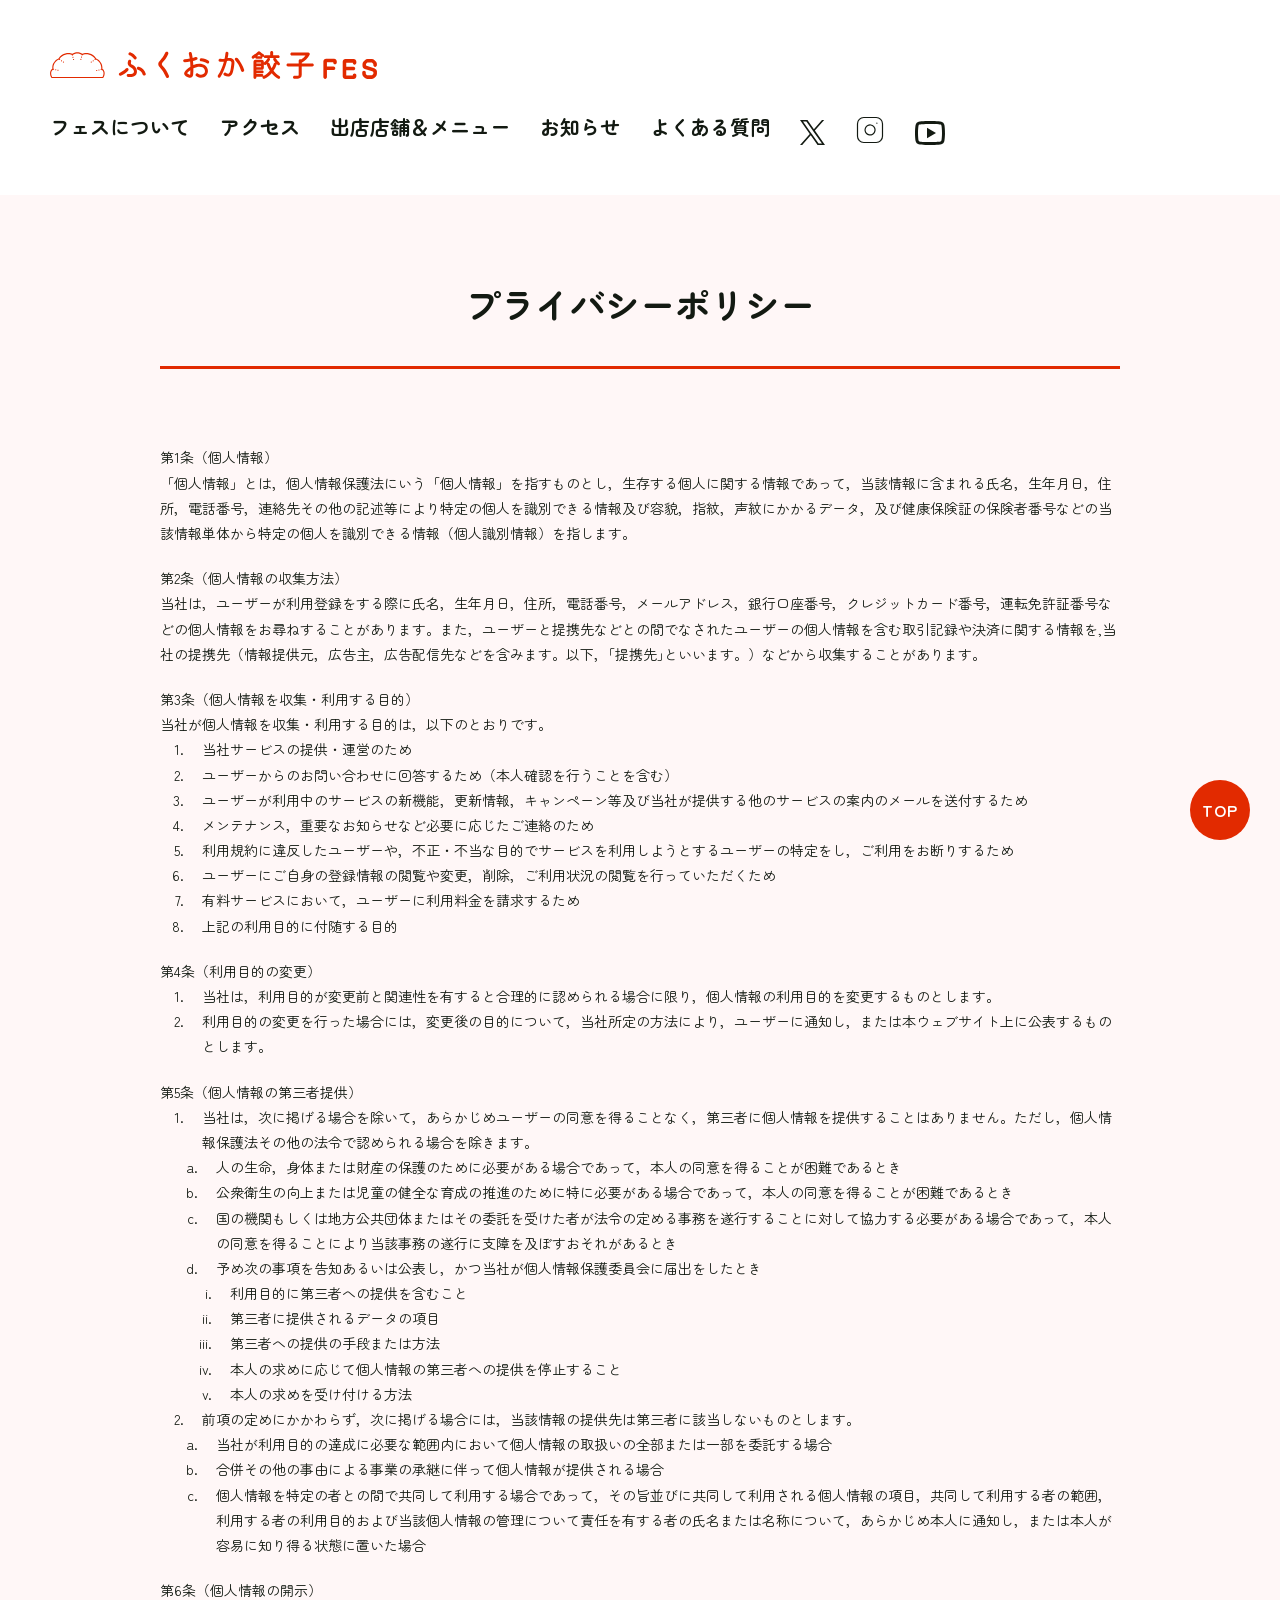
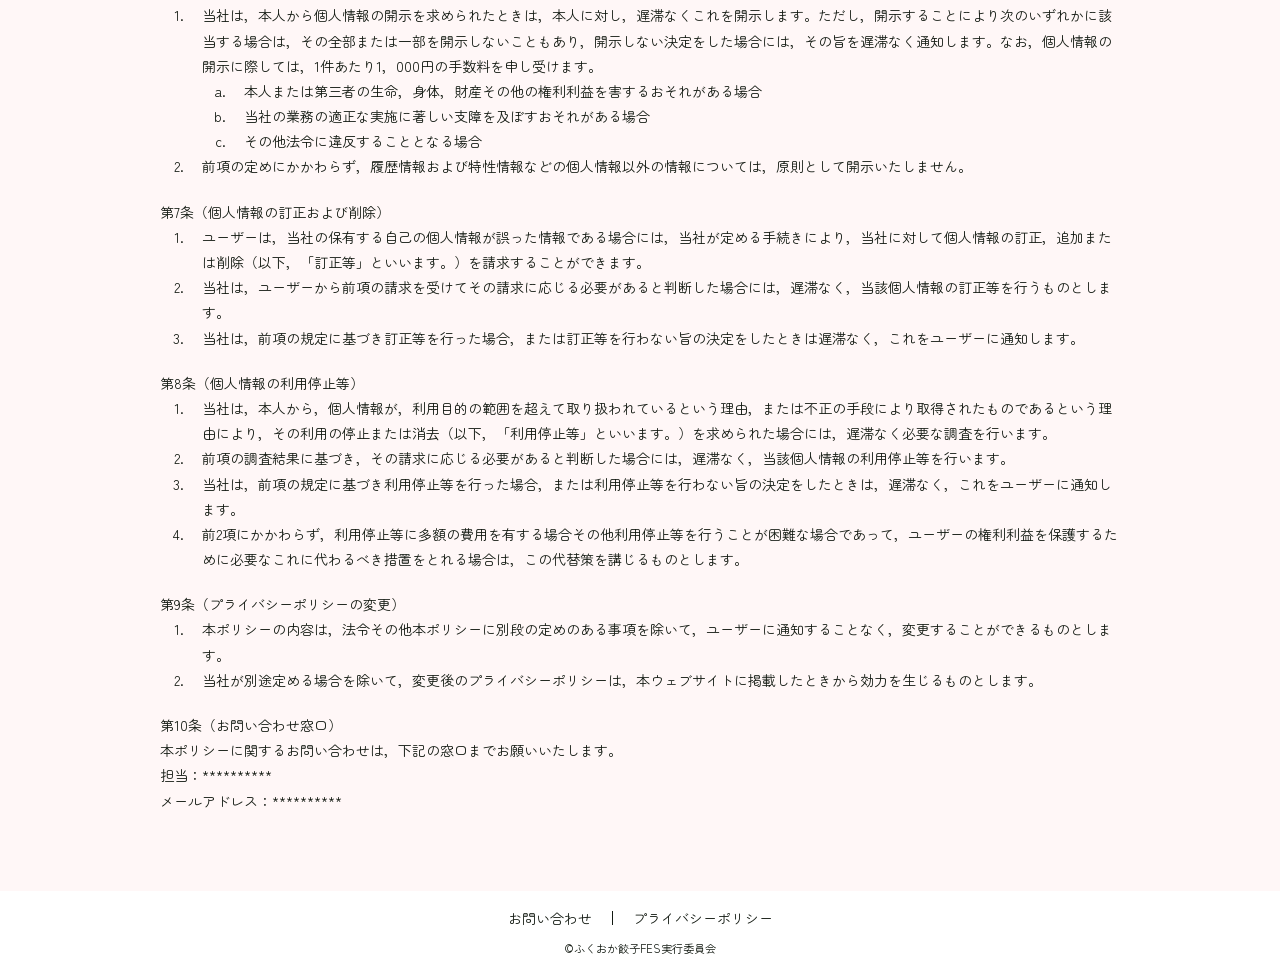
<file: privacy.html>
<!DOCTYPE html>
<html lang="ja">

<head>
    <meta charset="UTF-8">
    <meta name="viewport" content="width=device-width, initial-scale=1.0">
    <meta name="description" content="ふくおか餃子FES！プライバシーポリシーの詳細。">
    <meta name="keywords" content="餃子,フェス,福岡,長浜,入場料無料,プライバシーポリシー,2030">
    <meta name="author" content="ふくおか餃子FES">
    <meta property="og:type" content="website">
    <meta property="og:url" content="">
    <meta property="og:site_name" content="ふくおか餃子FES">
    <meta property="og:title" content="プライバシーポリシー｜ふくおか餃子FES">
    <meta property="og:description" content="ふくおか餃子FES！2030年4月27日(日)～5月12日(日) 開催！当サイトでのプライバシーポリシーはこちら。">
    <meta property="og:image" content="img/ogp.png">
    <meta property="og:image:alt" content="ふくおか餃子FES">
    <meta property="og:image:width" content="1200">
    <meta property="og:image:height" content="630">

    <meta name="robots" content="noindex, nofollow">

    <link rel="stylesheet" href="css/reset.css">
    <link rel="preconnect" href="https://fonts.googleapis.com">
    <link rel="preconnect" href="https://fonts.gstatic.com" crossorigin>
    <link href="https://fonts.googleapis.com/css2?family=Zen+Maru+Gothic&display=swap" rel="stylesheet">
    <link rel="stylesheet" href="css/style.css">
    <link rel="icon" href="img/favicon.svg" type="image/svg+xml">
    <link rel="icon alternate" href="img/favicon.png" type="image/png">
    <title>プライバシーポリシー｜ふくおか餃子FES</title>
</head>

<body>
    <header class="l-header" id="top">
        <div class="l-header-pc  c-header-top">
            <p class="c-header-logo">
                <a href="index.html">
                    <img class="pc-logo" src="./img/logo_line_01.svg" alt="ふくおか餃子FES">
                </a>
            </p>
            <nav class="c-header-nav">
                <ul class="c-header-nav__list">
                    <li><a href="information.html">フェスについて</a></li>
                    <li><a href="information.html#access">アクセス</a></li>
                    <li><a href="shops.html">出店店舗＆メニュー</a></li>
                    <li><a href="news.html">お知らせ</a></li>
                    <li><a href="faq.html">よくある質問</a></li>
                    <li><a href="#"><img class="c-header-nav__x" src="./img/x-logo.svg" alt="x"></a></li>
                    <li><a href="#"><img class="c-header-nav__insta" src="./img/Instagram-logo.svg" alt="instagram"></a>
                    </li>
                    <li><a href="#"><img class="c-header-nav__you" src="./img/youtube-logo.svg" alt="youtube"></a></li>
                </ul>
            </nav>
        </div>

        <div class="l-header-sp">
            <p class="c-header-logo">
                <a href="index.html">
                    <img src="./img/logo_line_01.svg" alt="ふくおか餃子FES">
                </a>
            </p>
            <img class="hamburger-image" src="./img/hamburger.svg" alt="ハンバーガーメニュー">
        </div>
    </header>

    <main class="l-wrapper">


        <h1 class="c-title">プライバシーポリシー</h1>

        <section class="l-pravacy">
            <h2 class="c-pravacy-title">第1条（個人情報）</h2>
            <p>「個人情報」とは，個人情報保護法にいう「個人情報」を指すものとし，生存する個人に関する情報であって，当該情報に含まれる氏名，生年月日，住所，電話番号，連絡先その他の記述等により特定の個人を識別できる情報及び容貌，指紋，声紋にかかるデータ，及び健康保険証の保険者番号などの当該情報単体から特定の個人を識別できる情報（個人識別情報）を指します。
            </p>
        </section>

        <section class="l-pravacy">
            <h2 class="c-pravacy-title">第2条（個人情報の収集方法）</h2>
            <p>当社は，ユーザーが利用登録をする際に氏名，生年月日，住所，電話番号，メールアドレス，銀行口座番号，クレジットカード番号，運転免許証番号などの個人情報をお尋ねすることがあります。また，ユーザーと提携先などとの間でなされたユーザーの個人情報を含む取引記録や決済に関する情報を,当社の提携先（情報提供元，広告主，広告配信先などを含みます。以下，｢提携先｣といいます。）などから収集することがあります。
            </p>
        </section>

        <section class="l-pravacy">
            <h2 class="c-pravacy-title">第3条（個人情報を収集・利用する目的）</h2>
            <p>当社が個人情報を収集・利用する目的は，以下のとおりです。</p>
            <ol>
                <li>当社サービスの提供・運営のため</li>
                <li>ユーザーからのお問い合わせに回答するため（本人確認を行うことを含む）</li>
                <li>ユーザーが利用中のサービスの新機能，更新情報，キャンペーン等及び当社が提供する他のサービスの案内のメールを送付するため</li>
                <li>メンテナンス，重要なお知らせなど必要に応じたご連絡のため</li>
                <li>利用規約に違反したユーザーや，不正・不当な目的でサービスを利用しようとするユーザーの特定をし，ご利用をお断りするため</li>
                <li>ユーザーにご自身の登録情報の閲覧や変更，削除，ご利用状況の閲覧を行っていただくため</li>
                <li>有料サービスにおいて，ユーザーに利用料金を請求するため</li>
                <li>上記の利用目的に付随する目的</li>
            </ol>
        </section>

        <section class="l-pravacy">
            <h2 class="c-pravacy-title">第4条（利用目的の変更）</h2>
            <ol>
                <li>当社は，利用目的が変更前と関連性を有すると合理的に認められる場合に限り，個人情報の利用目的を変更するものとします。</li>
                <li>利用目的の変更を行った場合には，変更後の目的について，当社所定の方法により，ユーザーに通知し，または本ウェブサイト上に公表するものとします。</li>
            </ol>
        </section>

        <section class="l-pravacy">
            <h2 class="c-pravacy-title">第5条（個人情報の第三者提供）</h2>

            <ol>
                <li>当社は，次に掲げる場合を除いて，あらかじめユーザーの同意を得ることなく，第三者に個人情報を提供することはありません。ただし，個人情報保護法その他の法令で認められる場合を除きます。
                    <ul class="c-pravacy-text-list-abc">
                        <li>人の生命，身体または財産の保護のために必要がある場合であって，本人の同意を得ることが困難であるとき</li>
                        <li>公衆衛生の向上または児童の健全な育成の推進のために特に必要がある場合であって，本人の同意を得ることが困難であるとき</li>
                        <li>国の機関もしくは地方公共団体またはその委託を受けた者が法令の定める事務を遂行することに対して協力する必要がある場合であって，本人の同意を得ることにより当該事務の遂行に支障を及ぼすおそれがあるとき
                        </li>
                        <li>予め次の事項を告知あるいは公表し，かつ当社が個人情報保護委員会に届出をしたとき
                            <ul class="c-pravacy-text-list-123">
                                <li>利用目的に第三者への提供を含むこと</li>
                                <li>第三者に提供されるデータの項目</li>
                                <li>第三者への提供の手段または方法</li>
                                <li>本人の求めに応じて個人情報の第三者への提供を停止すること</li>
                                <li>本人の求めを受け付ける方法</li>
                            </ul>
                        </li>
                    </ul>
                </li>

                <li>前項の定めにかかわらず，次に掲げる場合には，当該情報の提供先は第三者に該当しないものとします。
                    <ul class="c-pravacy-text-list-abc">
                        <li>当社が利用目的の達成に必要な範囲内において個人情報の取扱いの全部または一部を委託する場合</li>
                        <li>合併その他の事由による事業の承継に伴って個人情報が提供される場合</li>
                        <li>個人情報を特定の者との間で共同して利用する場合であって，その旨並びに共同して利用される個人情報の項目，共同して利用する者の範囲，利用する者の利用目的および当該個人情報の管理について責任を有する者の氏名または名称について，あらかじめ本人に通知し，または本人が容易に知り得る状態に置いた場合
                        </li>
                    </ul>
                </li>
            </ol>
        </section>

        <section class="l-pravacy">
            <h2 class="c-pravacy-title">第6条（個人情報の開示）</h2>

            <ol>
                <li>当社は，本人から個人情報の開示を求められたときは，本人に対し，遅滞なくこれを開示します。ただし，開示することにより次のいずれかに該当する場合は，その全部または一部を開示しないこともあり，開示しない決定をした場合には，その旨を遅滞なく通知します。なお，個人情報の開示に際しては，1件あたり1，000円の手数料を申し受けます。
                    <ol class="c-pravacy-text-list-abc">
                        <li>本人または第三者の生命，身体，財産その他の権利利益を害するおそれがある場合</li>
                        <li>当社の業務の適正な実施に著しい支障を及ぼすおそれがある場合</li>
                        <li>その他法令に違反することとなる場合</li>
                    </ol>
                </li>
                <li>前項の定めにかかわらず，履歴情報および特性情報などの個人情報以外の情報については，原則として開示いたしません。</li>
            </ol>
        </section>

        <section class="l-pravacy">
            <h2 class="c-pravacy-title">第7条（個人情報の訂正および削除）</h2>
            <ol>
                <li>ユーザーは，当社の保有する自己の個人情報が誤った情報である場合には，当社が定める手続きにより，当社に対して個人情報の訂正，追加または削除（以下，「訂正等」といいます。）を請求することができます。
                </li>
                <li>当社は，ユーザーから前項の請求を受けてその請求に応じる必要があると判断した場合には，遅滞なく，当該個人情報の訂正等を行うものとします。</li>
                <li>当社は，前項の規定に基づき訂正等を行った場合，または訂正等を行わない旨の決定をしたときは遅滞なく，これをユーザーに通知します。</li>
            </ol>
        </section>

        <section class="l-pravacy">
            <h2 class="c-pravacy-title">第8条（個人情報の利用停止等）</h2>
            <ol>
                <li>当社は，本人から，個人情報が，利用目的の範囲を超えて取り扱われているという理由，または不正の手段により取得されたものであるという理由により，その利用の停止または消去（以下，「利用停止等」といいます。）を求められた場合には，遅滞なく必要な調査を行います。
                </li>
                <li>前項の調査結果に基づき，その請求に応じる必要があると判断した場合には，遅滞なく，当該個人情報の利用停止等を行います。</li>
                <li>当社は，前項の規定に基づき利用停止等を行った場合，または利用停止等を行わない旨の決定をしたときは，遅滞なく，これをユーザーに通知します。</li>
                <li>前2項にかかわらず，利用停止等に多額の費用を有する場合その他利用停止等を行うことが困難な場合であって，ユーザーの権利利益を保護するために必要なこれに代わるべき措置をとれる場合は，この代替策を講じるものとします。
                </li>
            </ol>
        </section>

        <section class="l-pravacy">
            <h2 class="c-pravacy-title">第9条（プライバシーポリシーの変更）</h2>
            <ol>
                <li>本ポリシーの内容は，法令その他本ポリシーに別段の定めのある事項を除いて，ユーザーに通知することなく，変更することができるものとします。</li>
                <li>当社が別途定める場合を除いて，変更後のプライバシーポリシーは，本ウェブサイトに掲載したときから効力を生じるものとします。</li>
            </ol>
        </section>

        <section class="l-pravacy">
            <h2 class="c-pravacy-title">第10条（お問い合わせ窓口）</h2>
            <p>本ポリシーに関するお問い合わせは，下記の窓口までお願いいたします。</p>
            <p>担当：**********</p>
            <p>メールアドレス：**********</p>
        </section>

        <p class="c-btn-jump">
            <a href="#top">TOP</a>
        </p>

    </main>

    <footer class="l-footer c-footer__mbs60">

        <ul>
            <li><a href="contact.html">お問い合わせ</a></li>
            <li><a href="privacy.html">プライバシーポリシー</a></li>
        </ul>


        <small>&copy;ふくおか餃子FES実行委員会</small>

    </footer>
</body>

</html>
</file>
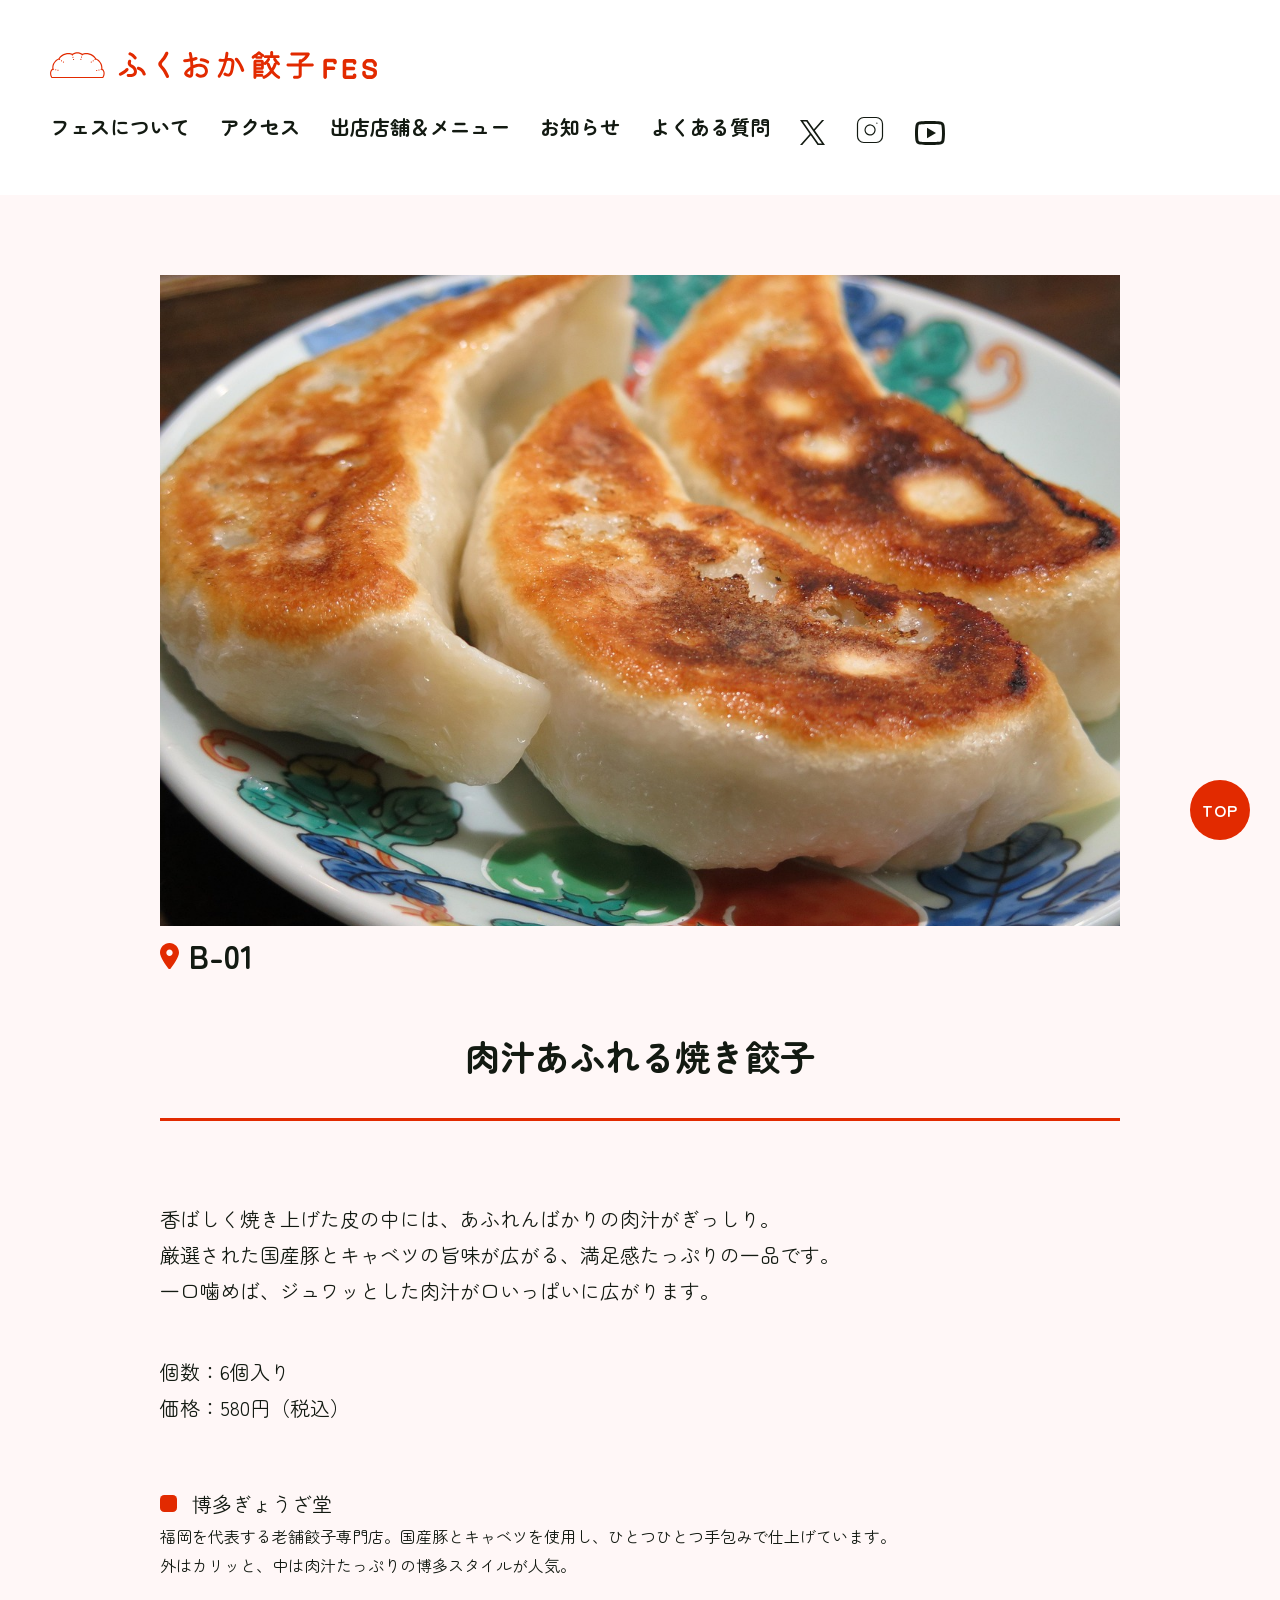
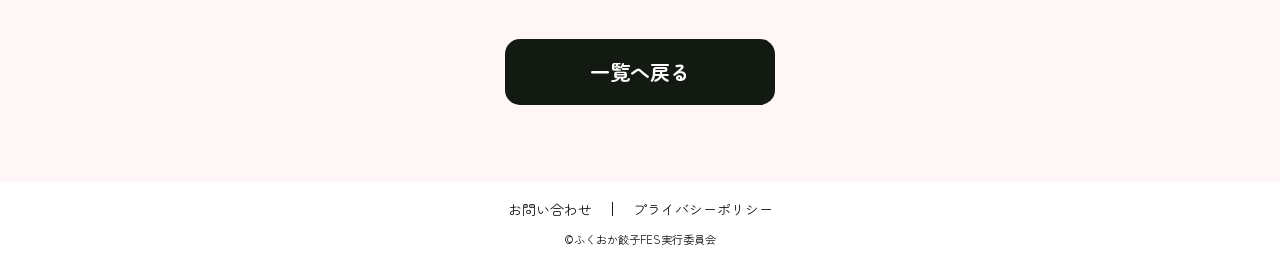
<file: shop-info01.html>
<!DOCTYPE html>
<html lang="ja">

<head>
    <meta charset="UTF-8">
    <meta name="viewport" content="width=device-width, initial-scale=1.0">
    <meta name="description" content="ふくおか餃子FES！博多ぎょうざ堂の出店商品の詳細情報。肉汁あふれる焼き餃子、580円、博多ぎょうざ堂">
    <meta name="keywords" content="餃子,フェス,福岡,長浜,入場料無料,博多ぎょうざ堂,2030">
    <meta name="author" content="ふくおか餃子FES">
    <meta property="og:type" content="website">
    <meta property="og:url" content="">
    <meta property="og:site_name" content="ふくおか餃子FES">
    <meta property="og:title" content="博多ぎょうざ堂｜ふくおか餃子FES">
    <meta property="og:description"
        content="ふくおか餃子FES！2030年4月27日(日)～5月12日(日) 開催！出展企業「博多ぎょうざ堂」の商品詳細情報はこちら。肉汁あふれる焼き餃子、580円、香ばしく焼き上げた皮の中には、あふれんばかりの肉汁がぎっしり！">
    <meta property="og:image" content="img/ogp.png">
    <meta property="og:image:alt" content="ふくおか餃子FES">
    <meta property="og:image:width" content="1200">
    <meta property="og:image:height" content="630">
    <meta name="robots" content="noindex, nofollow">
    <link rel="stylesheet" href="css/reset.css">
    <link rel="preconnect" href="https://fonts.googleapis.com">
    <link rel="preconnect" href="https://fonts.gstatic.com" crossorigin>
    <link href="https://fonts.googleapis.com/css2?family=Zen+Maru+Gothic&display=swap" rel="stylesheet">
    <link rel="stylesheet" href="css/style.css">
    <link rel="icon" href="img/favicon.svg" type="image/svg+xml">
    <link rel="icon alternate" href="img/favicon.png" type="image/png">

    <title>博多ぎょうざ堂｜ふくおか餃子FES</title>
</head>

<body>
    <header class="l-header" id="top">
        <div class="l-header-pc  c-header-top">
            <p class="c-header-logo">
                <a href="index.html">
                    <img class="pc-logo" src="./img/logo_line_01.svg" alt="ふくおか餃子FES">
                </a>
            </p>
            <nav class="c-header-nav">
                <ul class="c-header-nav__list">
                    <li><a href="information.html">フェスについて</a></li>
                    <li><a href="information.html#access">アクセス</a></li>
                    <li><a href="shops.html">出店店舗＆メニュー</a></li>
                    <li><a href="news.html">お知らせ</a></li>
                    <li><a href="faq.html">よくある質問</a></li>
                    <li><a href="#"><img class="c-header-nav__x" src="./img/x-logo.svg" alt="x"></a></li>
                    <li><a href="#"><img class="c-header-nav__insta" src="./img/Instagram-logo.svg" alt="instagram"></a>
                    </li>
                    <li><a href="#"><img class="c-header-nav__you" src="./img/youtube-logo.svg" alt="youtube"></a></li>
                </ul>
            </nav>
        </div>

        <div class="l-header-sp">
            <p class="c-header-logo">
                <a href="index.html">
                    <img src="./img/logo_line_01.svg" alt="ふくおか餃子FES">
                </a>
            </p>
            <img class="hamburger-image" src="./img/hamburger.svg" alt="ハンバーガーメニュー">
        </div>
    </header>


    <main class="l-main l-wrapper">
        <p class="c-btn-jump">
            <a href="#top">TOP</a>
        </p>
        <section class="c-section c-menu_section">
            <img class="c-menu_img" src="./img/menu01.jpg" alt="肉汁あふれる焼き餃子">
            <p class="c-menu_location"><img src="./img/point.svg" alt="">B-01</p>
            <div class="l-menu_wrapper">
                <h1 class="c-title c-menu__title">肉汁あふれる焼き餃子</h1>
                <p class="c-menu_desc">香ばしく焼き上げた皮の中には、あふれんばかりの肉汁がぎっしり。<br>
                    厳選された国産豚とキャベツの旨味が広がる、満足感たっぷりの一品です。<br>
                    一口噛めば、ジュワッとした肉汁が口いっぱいに広がります。
                </p>
                <dl class="c-menu_info">
                    <dt>個数：</dt>
                    <dd>6個入り</dd>
                    <dt>価格：</dt>
                    <dd>580円（税込）</dd>
                </dl>
                <div class="c-menu_shop">
                    <p class="c-menu_shop_title">博多ぎょうざ堂</p>
                    <p class="c-menu_shop_desc">
                        福岡を代表する老舗餃子専門店。国産豚とキャベツを使用し、ひとつひとつ手包みで仕上げています。<br>
                        外はカリッと、中は肉汁たっぷりの博多スタイルが人気。
                    </p>
                </div>
                <div class="c-btn c-btn__black">
                    <a href="shops.html">一覧へ戻る</a>
                </div>
            </div>
        </section>
    </main>

    <footer class="l-footer">

        <ul>
            <li><a href="contact.html">お問い合わせ</a></li>
            <li><a href="privacy.html">プライバシーポリシー</a></li>
        </ul>


        <small>&copy;ふくおか餃子FES実行委員会</small>

    </footer>
</body>

</html>
</file>
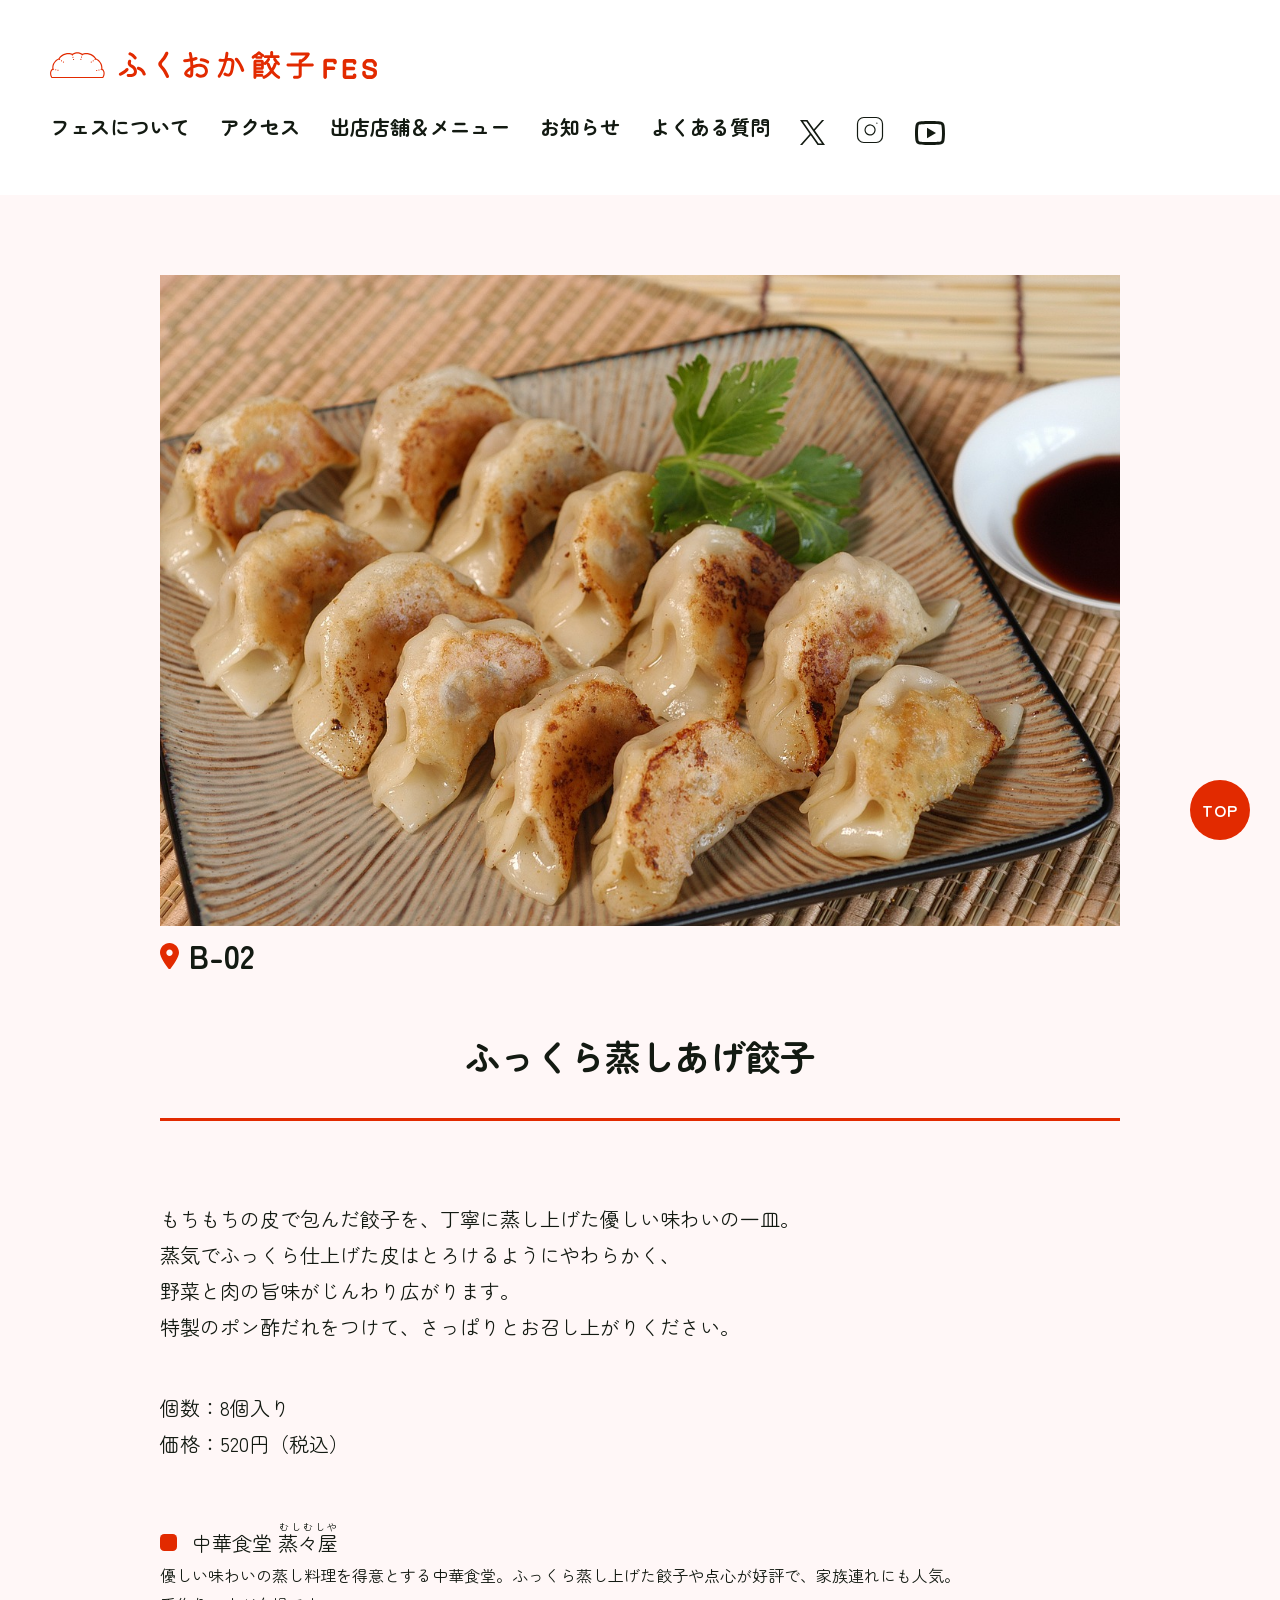
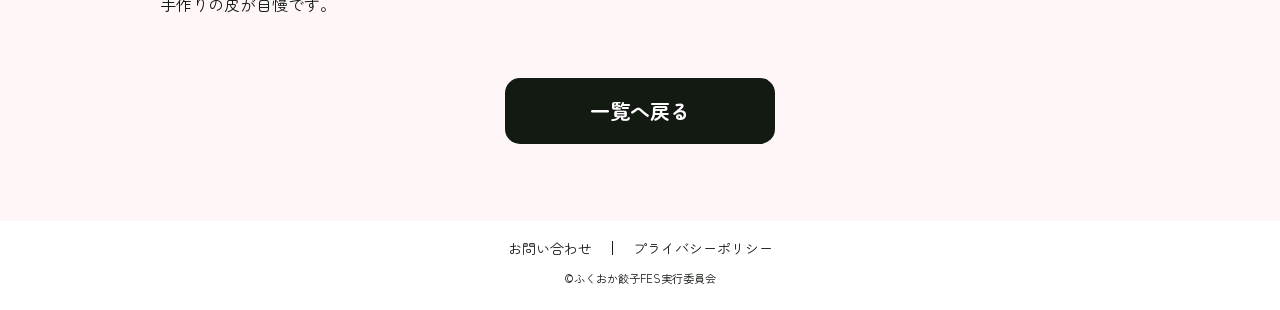
<file: shop-info02.html>
<!DOCTYPE html>
<html lang="ja">

<head>
    <meta charset="UTF-8">
    <meta name="viewport" content="width=device-width, initial-scale=1.0">
    <meta name="description" content="ふくおか餃子FES！中華食堂 蒸々屋の出店商品の詳細情報。ふっくら蒸しあげ餃子、520円、中華食堂 蒸々屋">
    <meta name="keywords" content="餃子,フェス,福岡,長浜,入場料無料,中華食堂,2030">
    <meta name="author" content="ふくおか餃子FES">
    <meta property="og:type" content="website">
    <meta property="og:url" content="">
    <meta property="og:site_name" content="ふくおか餃子FES">
    <meta property="og:title" content="中華食堂 蒸々屋｜ふくおか餃子FES">
    <meta property="og:description"
        content="ふくおか餃子FES！2030年4月27日(日)～5月12日(日) 開催！出展企業「中華食堂 蒸々屋」の商品詳細情報はこちら。ふっくら蒸しあげ餃子、520円、もちもちの皮で包んだ餃子を、丁寧に蒸し上げた優しい味わいの一皿！">
    <meta property="og:image" content="img/ogp.png">
    <meta property="og:image:alt" content="ふくおか餃子FES">
    <meta property="og:image:width" content="1200">
    <meta property="og:image:height" content="630">

    <meta name="robots" content="noindex, nofollow">
    <link rel="stylesheet" href="css/reset.css">
    <link rel="preconnect" href="https://fonts.googleapis.com">
    <link rel="preconnect" href="https://fonts.gstatic.com" crossorigin>
    <link href="https://fonts.googleapis.com/css2?family=Zen+Maru+Gothic&display=swap" rel="stylesheet">
    <link rel="stylesheet" href="css/style.css">
    <link rel="icon" href="img/favicon.svg" type="image/svg+xml">
    <link rel="icon alternate" href="img/favicon.png" type="image/png">

    <title>中華食堂 蒸々屋｜ふくおか餃子FES</title>
</head>

<body>
    <header class="l-header" id="top">
        <div class="l-header-pc  c-header-top">
            <p class="c-header-logo">
                <a href="index.html">
                    <img class="pc-logo" src="./img/logo_line_01.svg" alt="ふくおか餃子FES">
                </a>
            </p>
            <nav class="c-header-nav">
                <ul class="c-header-nav__list">
                    <li><a href="information.html">フェスについて</a></li>
                    <li><a href="information.html#access">アクセス</a></li>
                    <li><a href="shops.html">出店店舗＆メニュー</a></li>
                    <li><a href="news.html">お知らせ</a></li>
                    <li><a href="faq.html">よくある質問</a></li>
                    <li><a href="#"><img class="c-header-nav__x" src="./img/x-logo.svg" alt="x"></a></li>
                    <li><a href="#"><img class="c-header-nav__insta" src="./img/Instagram-logo.svg" alt="instagram"></a>
                    </li>
                    <li><a href="#"><img class="c-header-nav__you" src="./img/youtube-logo.svg" alt="youtube"></a></li>
                </ul>
            </nav>
        </div>

        <div class="l-header-sp">
            <p class="c-header-logo">
                <a href="index.html">
                    <img src="./img/logo_line_01.svg" alt="ふくおか餃子FES">
                </a>
            </p>
            <img class="hamburger-image" src="./img/hamburger.svg" alt="ハンバーガーメニュー">
        </div>
    </header>

    <main class="l-wrapper">
        <p class="c-btn-jump">
            <a href="#top">TOP</a>
        </p>
        <section class="c-section c-menu_section">
            <img class="c-menu_img" src="./img/menu02.jpg" alt="ふっくら蒸しあげ餃子">
            <p class="c-menu_location"><img src="./img/point.svg" alt="">B-02</p>
            <div class="l-menu_wrapper">
                <h1 class="c-title c-menu_title">ふっくら蒸しあげ餃子</h1>
                <p class="c-menu_desc">
                    もちもちの皮で包んだ餃子を、丁寧に蒸し上げた優しい味わいの一皿。<br>蒸気でふっくら仕上げた皮はとろけるようにやわらかく、<br>野菜と肉の旨味がじんわり広がります。<br>特製のポン酢だれをつけて、さっぱりとお召し上がりください。
                </p>
                <dl class="c-menu_info">
                    <dt>個数：</dt>
                    <dd>8個入り</dd>
                    <dt>価格：</dt>
                    <dd>520円（税込）</dd>
                </dl>
                <div class="c-menu_shop">
                    <p class="c-menu_shop_title">中華食堂 <ruby>蒸々屋<rt>むしむしや</rt></ruby></p>
                    <p class="c-menu_shop_desc">
                        優しい味わいの蒸し料理を得意とする中華食堂。ふっくら蒸し上げた餃子や点心が好評で、家族連れにも人気。<br>
                        手作りの皮が自慢です。
                    </p>
                </div>
                <div class="c-btn c-btn__black">
                    <a href="shops.html">一覧へ戻る</a>
                </div>
            </div>
        </section>
    </main>

    <footer class="l-footer">

        <ul>
            <li><a href="contact.html">お問い合わせ</a></li>
            <li><a href="privacy.html">プライバシーポリシー</a></li>
        </ul>


        <small>&copy;ふくおか餃子FES実行委員会</small>

    </footer>
</body>

</html>
</file>
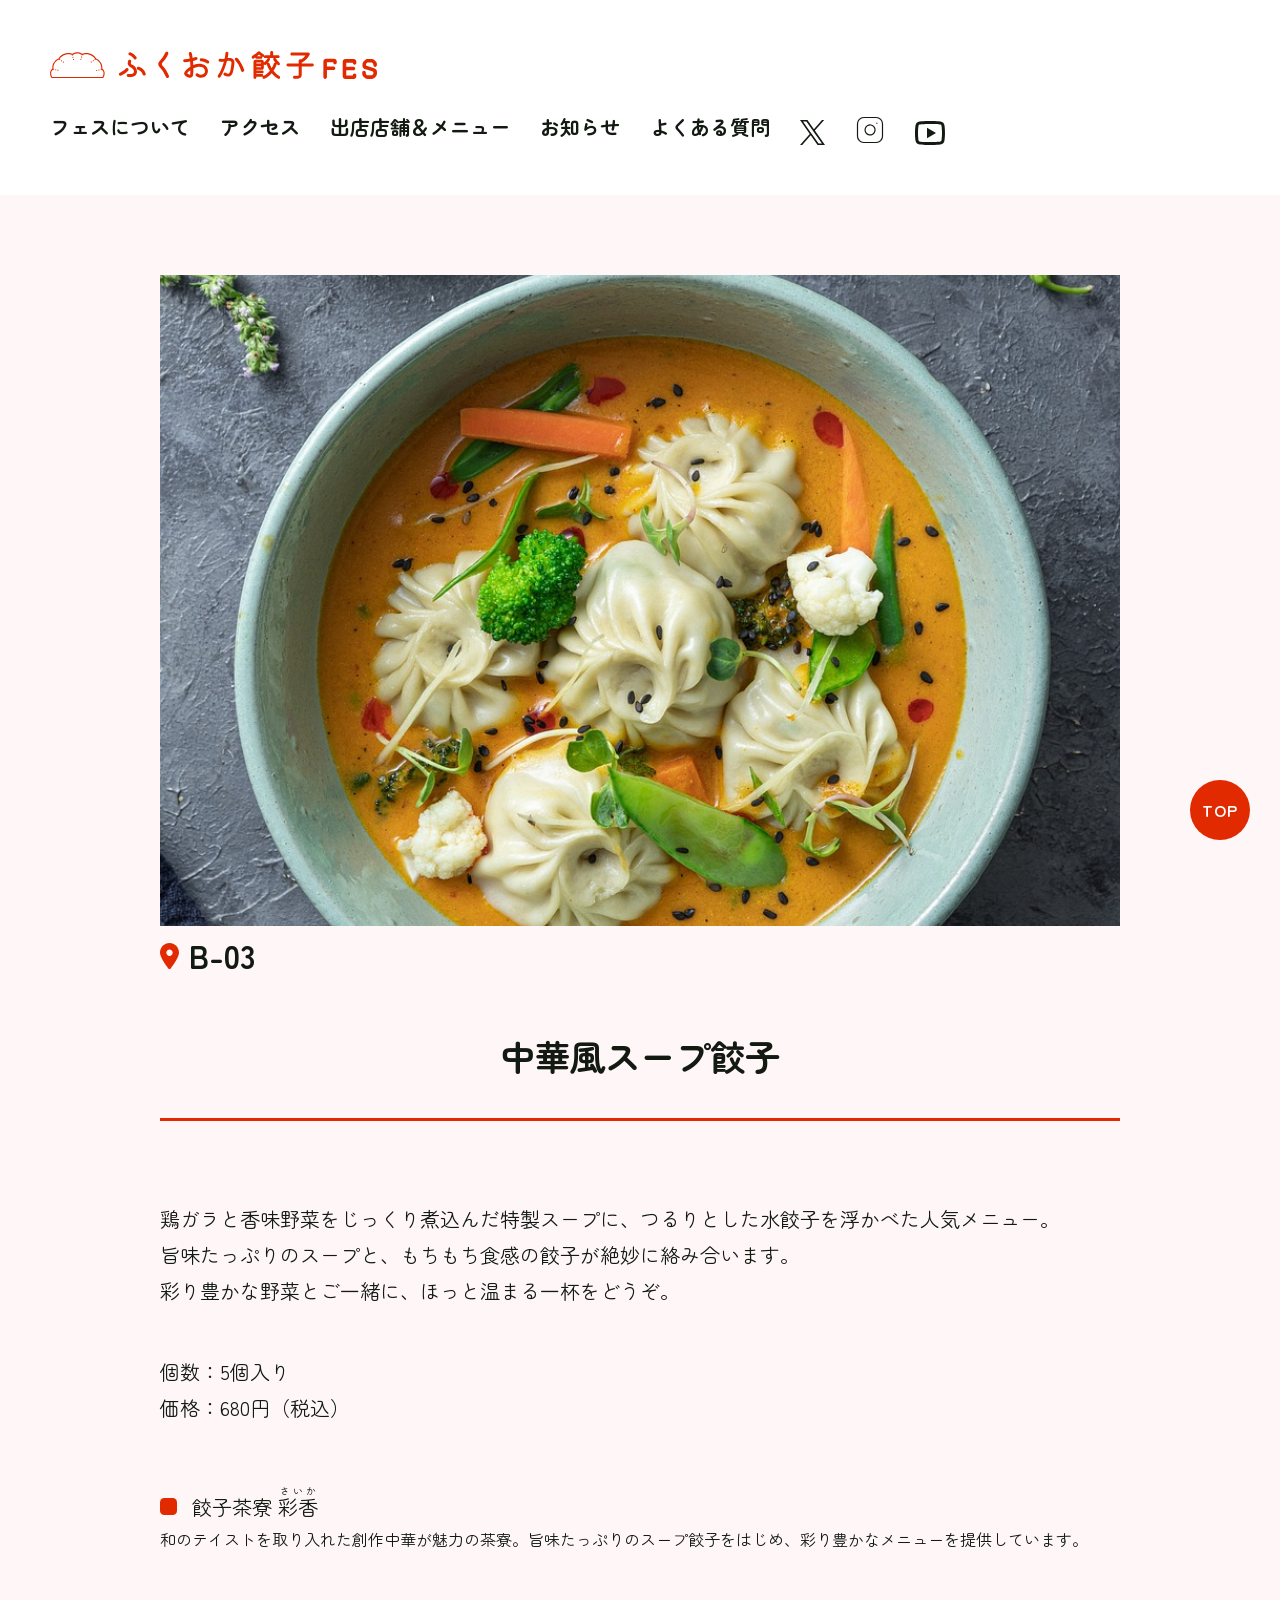
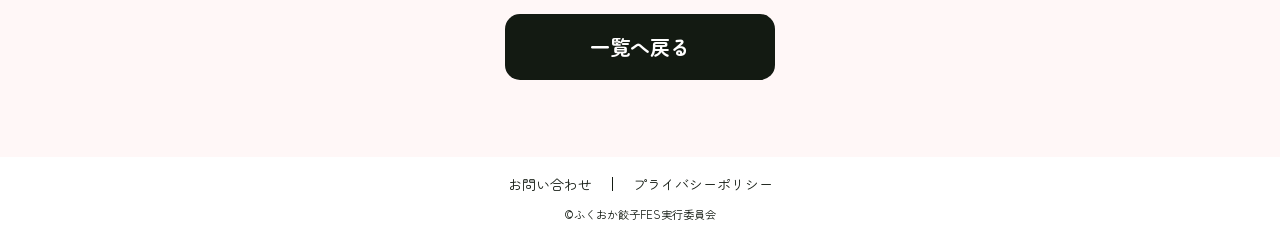
<file: shop-info03.html>
<!DOCTYPE html>
<html lang="ja">

<head>
    <meta charset="UTF-8">
    <meta name="viewport" content="width=device-width, initial-scale=1.0">
    <meta name="description" content="ふくおか餃子FES！餃子茶寮 彩香の出店商品の詳細情報。中華風スープ餃子、680円、餃子茶寮 彩香。">
    <meta name="keywords" content="餃子,フェス,福岡,長浜,入場料無料,餃子茶寮 彩香,2030">
    <meta name="author" content="ふくおか餃子FES">
    <meta property="og:type" content="website">
    <meta property="og:url" content="">
    <meta property="og:site_name" content="ふくおか餃子FES">
    <meta property="og:title" content="餃子茶寮 彩香｜ふくおか餃子FES">
    <meta property="og:description"
        content="ふくおか餃子FES！2030年4月27日(日)～5月12日(日) 開催！出展企業「餃子茶寮 彩香」の商品詳細情報はこちら。中華風スープ餃子、680円、特製スープにつるりとした水餃子を浮かべた人気メニュー。">
    <meta property="og:image" content="img/ogp.png">
    <meta property="og:image:alt" content="ふくおか餃子FES">
    <meta property="og:image:width" content="1200">
    <meta property="og:image:height" content="630">

    <meta name="robots" content="noindex, nofollow">
    <link rel="stylesheet" href="css/reset.css">
    <link rel="preconnect" href="https://fonts.googleapis.com">
    <link rel="preconnect" href="https://fonts.gstatic.com" crossorigin>
    <link href="https://fonts.googleapis.com/css2?family=Zen+Maru+Gothic&display=swap" rel="stylesheet">
    <link rel="stylesheet" href="css/style.css">
    <link rel="icon" href="img/favicon.svg" type="image/svg+xml">
    <link rel="icon alternate" href="img/favicon.png" type="image/png">
    <title>餃子茶寮 彩香｜ふくおか餃子FES</title>
</head>

<body>
    <header class="l-header" id="top">
        <div class="l-header-pc  c-header-top">
            <p class="c-header-logo">
                <a href="index.html">
                    <img class="pc-logo" src="./img/logo_line_01.svg" alt="ふくおか餃子FES">
                </a>
            </p>
            <nav class="c-header-nav">
                <ul class="c-header-nav__list">
                    <li><a href="information.html">フェスについて</a></li>
                    <li><a href="information.html#access">アクセス</a></li>
                    <li><a href="shops.html">出店店舗＆メニュー</a></li>
                    <li><a href="news.html">お知らせ</a></li>
                    <li><a href="faq.html">よくある質問</a></li>
                    <li><a href="#"><img class="c-header-nav__x" src="./img/x-logo.svg" alt="x"></a></li>
                    <li><a href="#"><img class="c-header-nav__insta" src="./img/Instagram-logo.svg" alt="instagram"></a>
                    </li>
                    <li><a href="#"><img class="c-header-nav__you" src="./img/youtube-logo.svg" alt="youtube"></a></li>
                </ul>
            </nav>
        </div>

        <div class="l-header-sp">
            <p class="c-header-logo">
                <a href="index.html">
                    <img src="./img/logo_line_01.svg" alt="ふくおか餃子FES">
                </a>
            </p>
            <img class="hamburger-image" src="./img/hamburger.svg" alt="ハンバーガーメニュー">
        </div>
    </header>

    <main class="l-wrapper">

        <p class="c-btn-jump">
            <a href="#top">TOP</a>
        </p>
        <section class="c-section c-menu_section">
            <img class="c-menu_img" src="./img/menu03.jpg" alt="中華風スープ餃子">
            <p class="c-menu_location"><img src="./img/point.svg" alt="">B-03</p>
            <div class="l-menu_wrapper">
                <h1 class="c-title c-menu_title">中華風スープ餃子</h1>
                <p class="c-menu_desc">
                    鶏ガラと香味野菜をじっくり煮込んだ特製スープに、つるりとした水餃子を浮かべた人気メニュー。<br>旨味たっぷりのスープと、もちもち食感の餃子が絶妙に絡み合います。<br>彩り豊かな野菜とご一緒に、ほっと温まる一杯をどうぞ。
                </p>
                <dl class="c-menu_info">
                    <dt>個数：</dt>
                    <dd>5個入り</dd>
                    <dt>価格：</dt>
                    <dd>680円（税込）</dd>
                </dl>
                <div class="c-menu_shop">
                    <p class="c-menu_shop_title">餃子茶寮 <ruby>彩香<rt>さいか</rt></ruby></p>
                    <p class="c-menu_shop_desc">
                        和のテイストを取り入れた創作中華が魅力の茶寮。旨味たっぷりのスープ餃子をはじめ、彩り豊かなメニューを提供しています。
                    </p>
                </div>
                <div class="c-btn c-btn__black">
                    <a href="shops.html">一覧へ戻る</a>
                </div>
            </div>
        </section>
    </main>

    <footer class="l-footer">

        <ul>
            <li><a href="contact.html">お問い合わせ</a></li>
            <li><a href="privacy.html">プライバシーポリシー</a></li>
        </ul>


        <small>&copy;ふくおか餃子FES実行委員会</small>

    </footer>
</body>

</html>
</file>
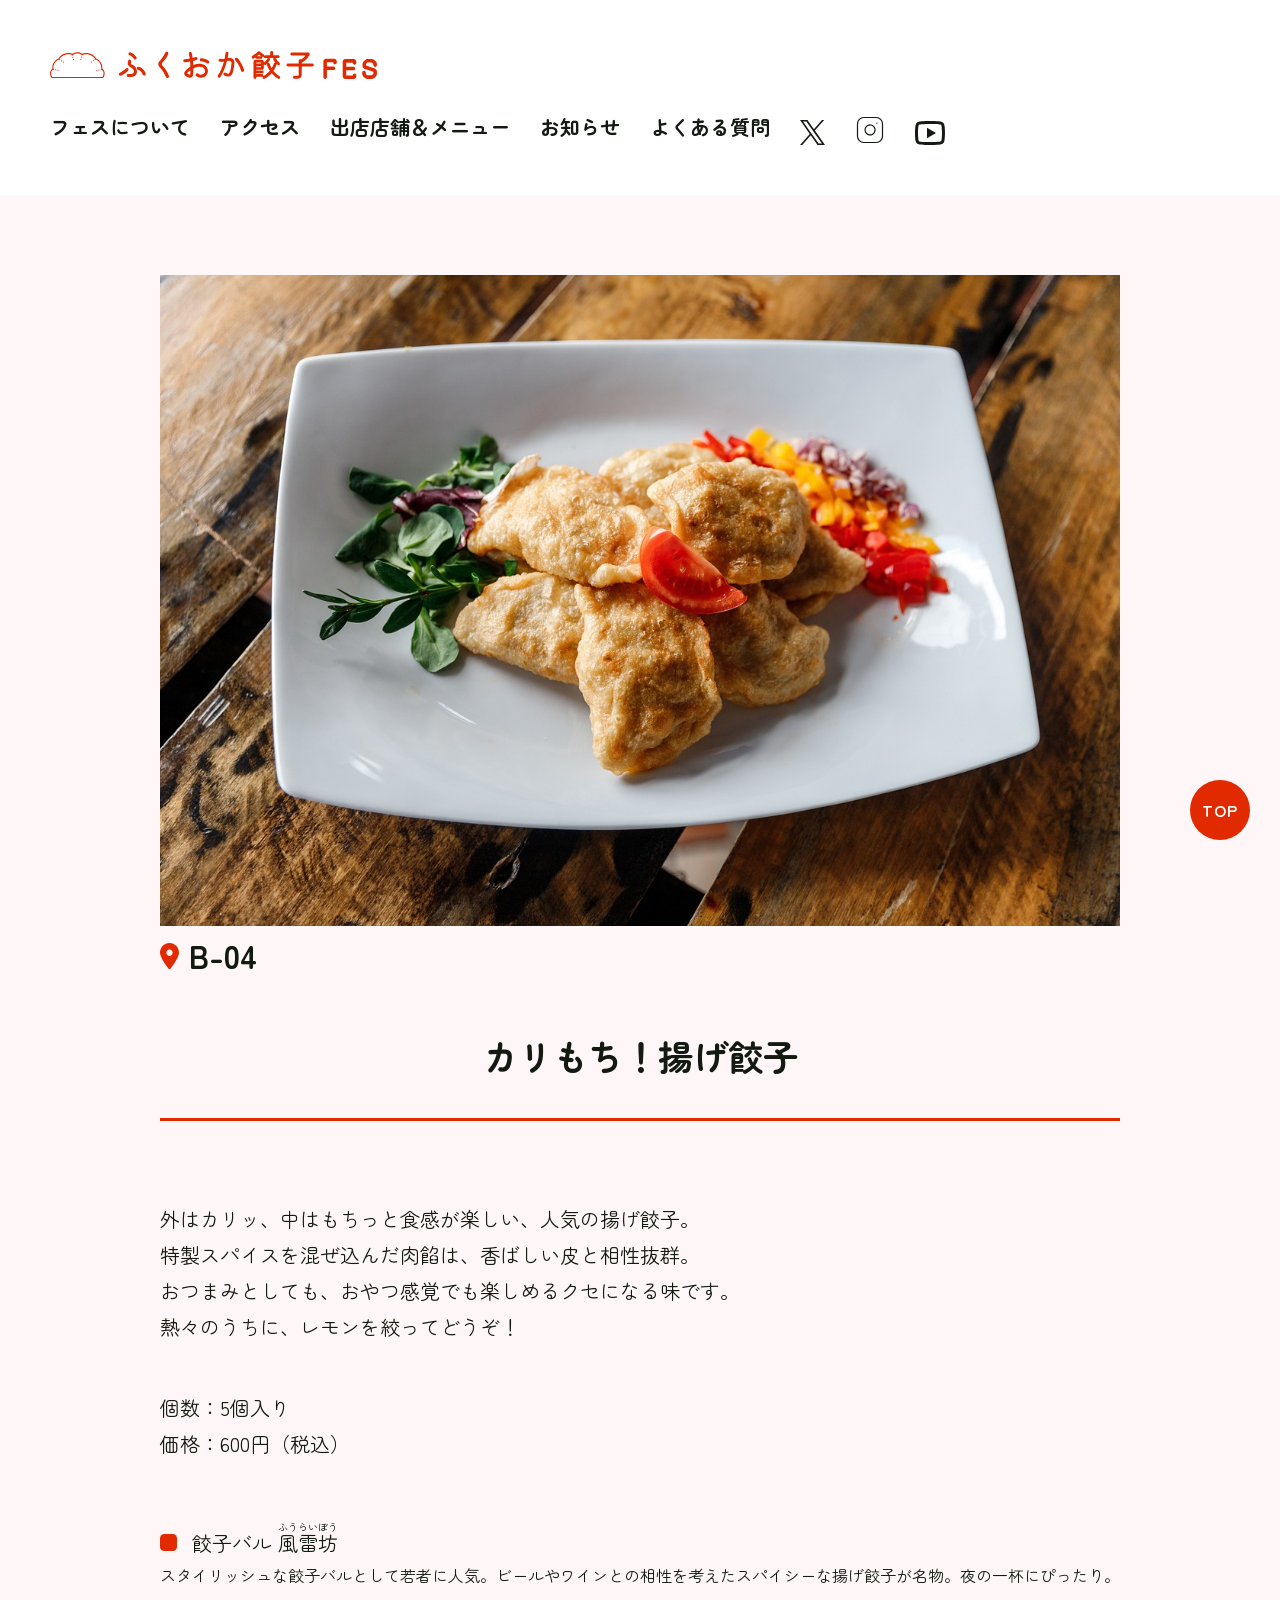
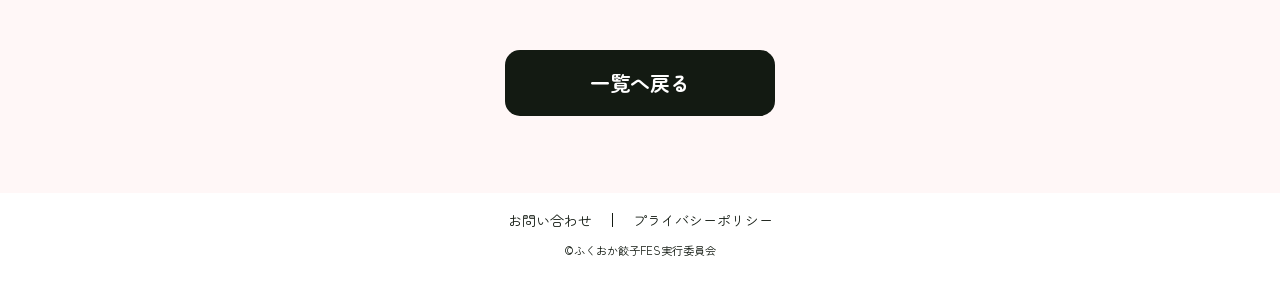
<file: shop-info04.html>
<!DOCTYPE html>
<html lang="ja">

<head>
    <meta charset="UTF-8">
    <meta name="viewport" content="width=device-width, initial-scale=1.0">
    <meta name="description" content="ふくおか餃子FES！餃子バル 風雷坊の出店商品の詳細情報。カリもち！揚げ餃子、600円、餃子バル 風雷坊。">
    <meta name="keywords" content="餃子,フェス,福岡,長浜,入場料無料,餃子バル 風雷坊,2030">
    <meta name="author" content="ふくおか餃子FES">
    <meta property="og:type" content="website">
    <meta property="og:url" content="">
    <meta property="og:site_name" content="ふくおか餃子FES">
    <meta property="og:title" content="餃子バル 風雷坊｜ふくおか餃子FES">
    <meta property="og:description"
        content="ふくおか餃子FES！2030年4月27日(日)～5月12日(日) 開催！出展企業「餃子バル 風雷坊」の商品詳細情報はこちら。カリもち！揚げ餃子、600円、外はカリッ、中はもちっと食感が楽しい、人気の揚げ餃子。">
    <meta property="og:image" content="img/ogp.png">
    <meta property="og:image:alt" content="ふくおか餃子FES">
    <meta property="og:image:width" content="1200">
    <meta property="og:image:height" content="630">

    <meta name="robots" content="noindex, nofollow">
    <link rel="stylesheet" href="css/reset.css">
    <link rel="preconnect" href="https://fonts.googleapis.com">
    <link rel="preconnect" href="https://fonts.gstatic.com" crossorigin>
    <link href="https://fonts.googleapis.com/css2?family=Zen+Maru+Gothic&display=swap" rel="stylesheet">
    <link rel="stylesheet" href="css/style.css">
    <link rel="icon" href="img/favicon.svg" type="image/svg+xml">
    <link rel="icon alternate" href="img/favicon.png" type="image/png">
    <title>餃子バル 風雷坊｜ふくおか餃子FES</title>
</head>

<body>
    <header class="l-header" id="top">
        <div class="l-header-pc  c-header-top">
            <p class="c-header-logo">
                <a href="index.html">
                    <img class="pc-logo" src="./img/logo_line_01.svg" alt="ふくおか餃子FES">
                </a>
            </p>
            <nav class="c-header-nav">
                <ul class="c-header-nav__list">
                    <li><a href="information.html">フェスについて</a></li>
                    <li><a href="information.html#access">アクセス</a></li>
                    <li><a href="shops.html">出店店舗＆メニュー</a></li>
                    <li><a href="news.html">お知らせ</a></li>
                    <li><a href="faq.html">よくある質問</a></li>
                    <li><a href="#"><img class="c-header-nav__x" src="./img/x-logo.svg" alt="x"></a></li>
                    <li><a href="#"><img class="c-header-nav__insta" src="./img/Instagram-logo.svg" alt="instagram"></a>
                    </li>
                    <li><a href="#"><img class="c-header-nav__you" src="./img/youtube-logo.svg" alt="youtube"></a></li>
                </ul>
            </nav>
        </div>

        <div class="l-header-sp">
            <p class="c-header-logo">
                <a href="index.html">
                    <img src="./img/logo_line_01.svg" alt="ふくおか餃子FES">
                </a>
            </p>
            <img class="hamburger-image" src="./img/hamburger.svg" alt="ハンバーガーメニュー">
        </div>
    </header>

    <main class="l-wrapper">

        <p class="c-btn-jump">
            <a href="#top">TOP</a>
        </p>
        <section class="c-section c-menu_section">
            <img class="c-menu_img" src="./img/menu04.jpg" alt="カリもち！揚げ餃子">
            <p class="c-menu_location"><img src="./img/point.svg" alt="">B-04</p>
            <div class="l-menu_wrapper">
                <h1 class="c-title c-menu_title">カリもち！揚げ餃子</h1>
                <p class="c-menu_desc">
                    外はカリッ、中はもちっと食感が楽しい、人気の揚げ餃子。<br>特製スパイスを混ぜ込んだ肉餡は、香ばしい皮と相性抜群。<br>おつまみとしても、おやつ感覚でも楽しめるクセになる味です。<br>熱々のうちに、レモンを絞ってどうぞ！
                </p>
                <dl class="c-menu_info">
                    <dt>個数：</dt>
                    <dd>5個入り</dd>
                    <dt>価格：</dt>
                    <dd>600円（税込）</dd>
                </dl>
                <div class="c-menu_shop">
                    <p class="c-menu_shop_title">餃子バル <ruby>風雷坊<rt>ふうらいぼう</rt></ruby></p>
                    <p class="c-menu_shop_desc">
                        スタイリッシュな餃子バルとして若者に人気。ビールやワインとの相性を考えたスパイシーな揚げ餃子が名物。夜の一杯にぴったり。
                    </p>
                </div>
                <div class="c-btn c-btn__black">
                    <a href="shops.html">一覧へ戻る</a>
                </div>
            </div>
        </section>
    </main>

    <footer class="l-footer">

        <ul>
            <li><a href="contact.html">お問い合わせ</a></li>
            <li><a href="privacy.html">プライバシーポリシー</a></li>
        </ul>


        <small>&copy;ふくおか餃子FES実行委員会</small>

    </footer>
</body>

</html>
</file>
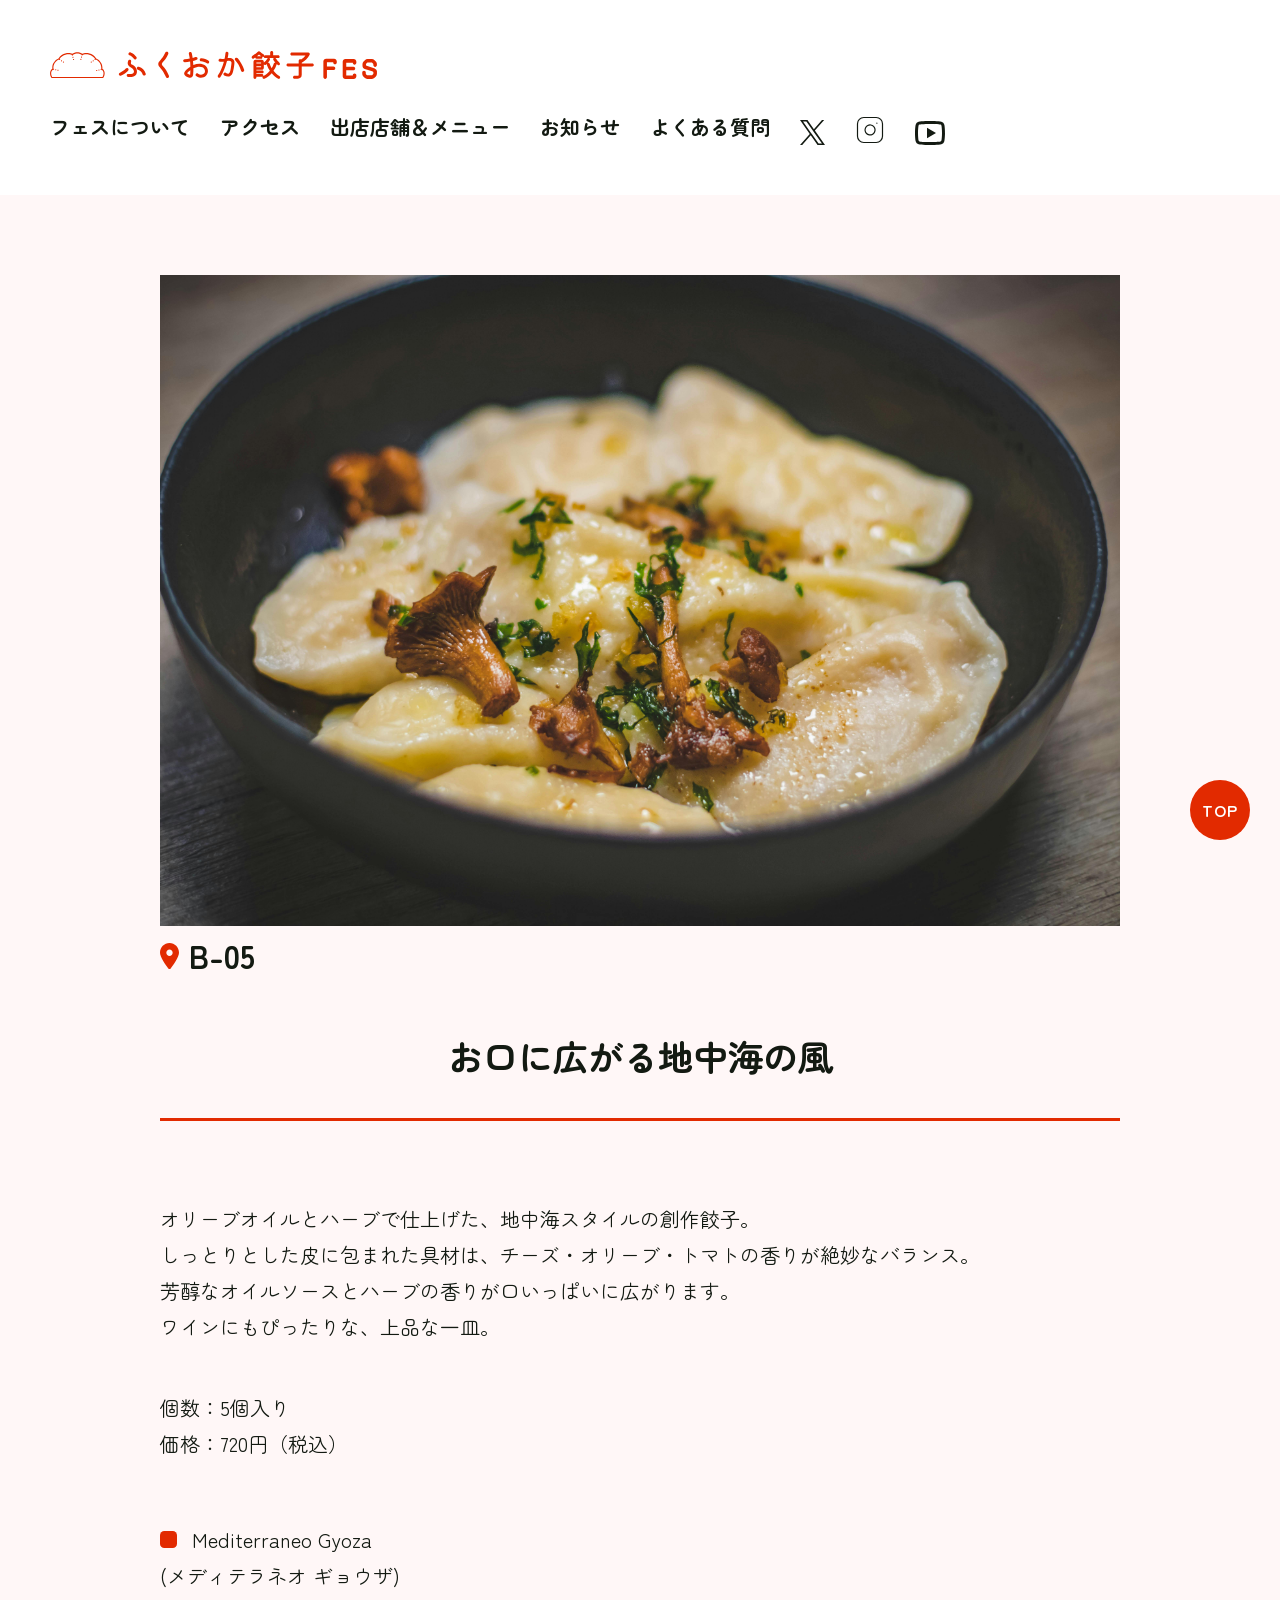
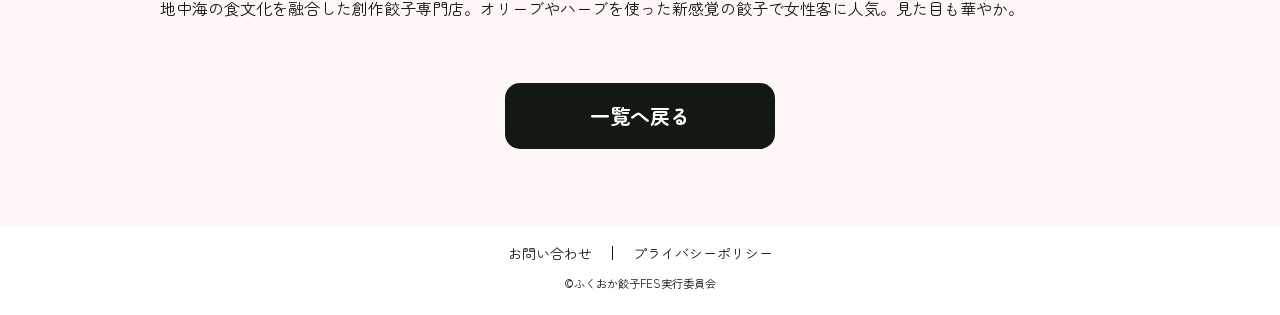
<file: shop-info05.html>
<!DOCTYPE html>
<html lang="ja">

<head>
    <meta charset="UTF-8">
    <meta name="viewport" content="width=device-width, initial-scale=1.0">
    <meta name="description" content="ふくおか餃子FES！Mediterraneo Gyozaの出店商品の詳細情報。お口に広がる地中海の風、720円、Mediterraneo Gyoza。">
    <meta name="keywords" content="餃子,フェス,福岡,長浜,入場料無料,メディテラネオ ギョウザ,2030">
    <meta name="author" content="ふくおか餃子FES">
    <meta property="og:type" content="website">
    <meta property="og:url" content="">
    <meta property="og:site_name" content="ふくおか餃子FES">
    <meta property="og:title" content="Mediterraneo Gyoza｜ふくおか餃子FES">
    <meta property="og:description"
        content="ふくおか餃子FES！2030年4月27日(日)～5月12日(日) 開催！出展企業「Mediterraneo Gyoza」の商品詳細情報はこちら。お口に広がる地中海の風、720円、オリーブオイルとハーブで仕上げた、地中海スタイルの創作餃子。">
    <meta property="og:image" content="img/ogp.png">
    <meta property="og:image:alt" content="ふくおか餃子FES">
    <meta property="og:image:width" content="1200">
    <meta property="og:image:height" content="630">
    <meta name="robots" content="noindex, nofollow">
    <link rel="stylesheet" href="css/reset.css">
    <link rel="preconnect" href="https://fonts.googleapis.com">
    <link rel="preconnect" href="https://fonts.gstatic.com" crossorigin>
    <link href="https://fonts.googleapis.com/css2?family=Zen+Maru+Gothic&display=swap" rel="stylesheet">
    <link rel="stylesheet" href="css/style.css">
    <link rel="icon" href="img/favicon.svg" type="image/svg+xml">
    <link rel="icon alternate" href="img/favicon.png" type="image/png">
    <title>Mediterraneo Gyoza｜ふくおか餃子FES</title>
</head>

<body>
    <header class="l-header" id="top">
        <div class="l-header-pc  c-header-top">
            <p class="c-header-logo">
                <a href="index.html">
                    <img class="pc-logo" src="./img/logo_line_01.svg" alt="ふくおか餃子FES">
                </a>
            </p>
            <nav class="c-header-nav">
                <ul class="c-header-nav__list">
                    <li><a href="information.html">フェスについて</a></li>
                    <li><a href="information.html#access">アクセス</a></li>
                    <li><a href="shops.html">出店店舗＆メニュー</a></li>
                    <li><a href="news.html">お知らせ</a></li>
                    <li><a href="faq.html">よくある質問</a></li>
                    <li><a href="#"><img class="c-header-nav__x" src="./img/x-logo.svg" alt="x"></a></li>
                    <li><a href="#"><img class="c-header-nav__insta" src="./img/Instagram-logo.svg" alt="instagram"></a>
                    </li>
                    <li><a href="#"><img class="c-header-nav__you" src="./img/youtube-logo.svg" alt="youtube"></a></li>
                </ul>
            </nav>
        </div>

        <div class="l-header-sp">
            <p class="c-header-logo">
                <a href="index.html">
                    <img src="./img/logo_line_01.svg" alt="ふくおか餃子FES">
                </a>
            </p>
            <img class="hamburger-image" src="./img/hamburger.svg" alt="ハンバーガーメニュー">
        </div>
    </header>


    <main class="l-wrapper">
        <p class="c-btn-jump">
            <a href="#top">TOP</a>
        </p>
        <section class="c-section c-menu_section">
            <img class="c-menu_img" src="./img/menu05.jpg" alt="お口に広がる地中海の風">
            <p class="c-menu_location"><img src="./img/point.svg" alt="">B-05</p>
            <div class="l-menu_wrapper">
                <h1 class="c-title c-menu_title">お口に広がる地中海の風</h1>
                <p class="c-menu_desc">
                    オリーブオイルとハーブで仕上げた、地中海スタイルの創作餃子。<br>しっとりとした皮に包まれた具材は、チーズ・オリーブ・トマトの香りが絶妙なバランス。<br>芳醇なオイルソースとハーブの香りが口いっぱいに広がります。<br>ワインにもぴったりな、上品な一皿。
                </p>
                <dl class="c-menu_info">
                    <dt>個数：</dt>
                    <dd>5個入り</dd>
                    <dt>価格：</dt>
                    <dd>720円（税込）</dd>
                </dl>
                <div class="c-menu_shop">
                    <p class="c-menu_shop_title">Mediterraneo Gyoza<br>(メディテラネオ ギョウザ)</p>
                    <p class="c-menu_shop_desc">
                        地中海の食文化を融合した創作餃子専門店。オリーブやハーブを使った新感覚の餃子で女性客に人気。見た目も華やか。
                    </p>
                </div>
                <div class="c-btn c-btn__black">
                    <a href="shops.html">一覧へ戻る</a>
                </div>
            </div>
        </section>
    </main>

    <footer class="l-footer">

        <ul>
            <li><a href="contact.html">お問い合わせ</a></li>
            <li><a href="privacy.html">プライバシーポリシー</a></li>
        </ul>


        <small>&copy;ふくおか餃子FES実行委員会</small>

    </footer>
</body>

</html>
</file>
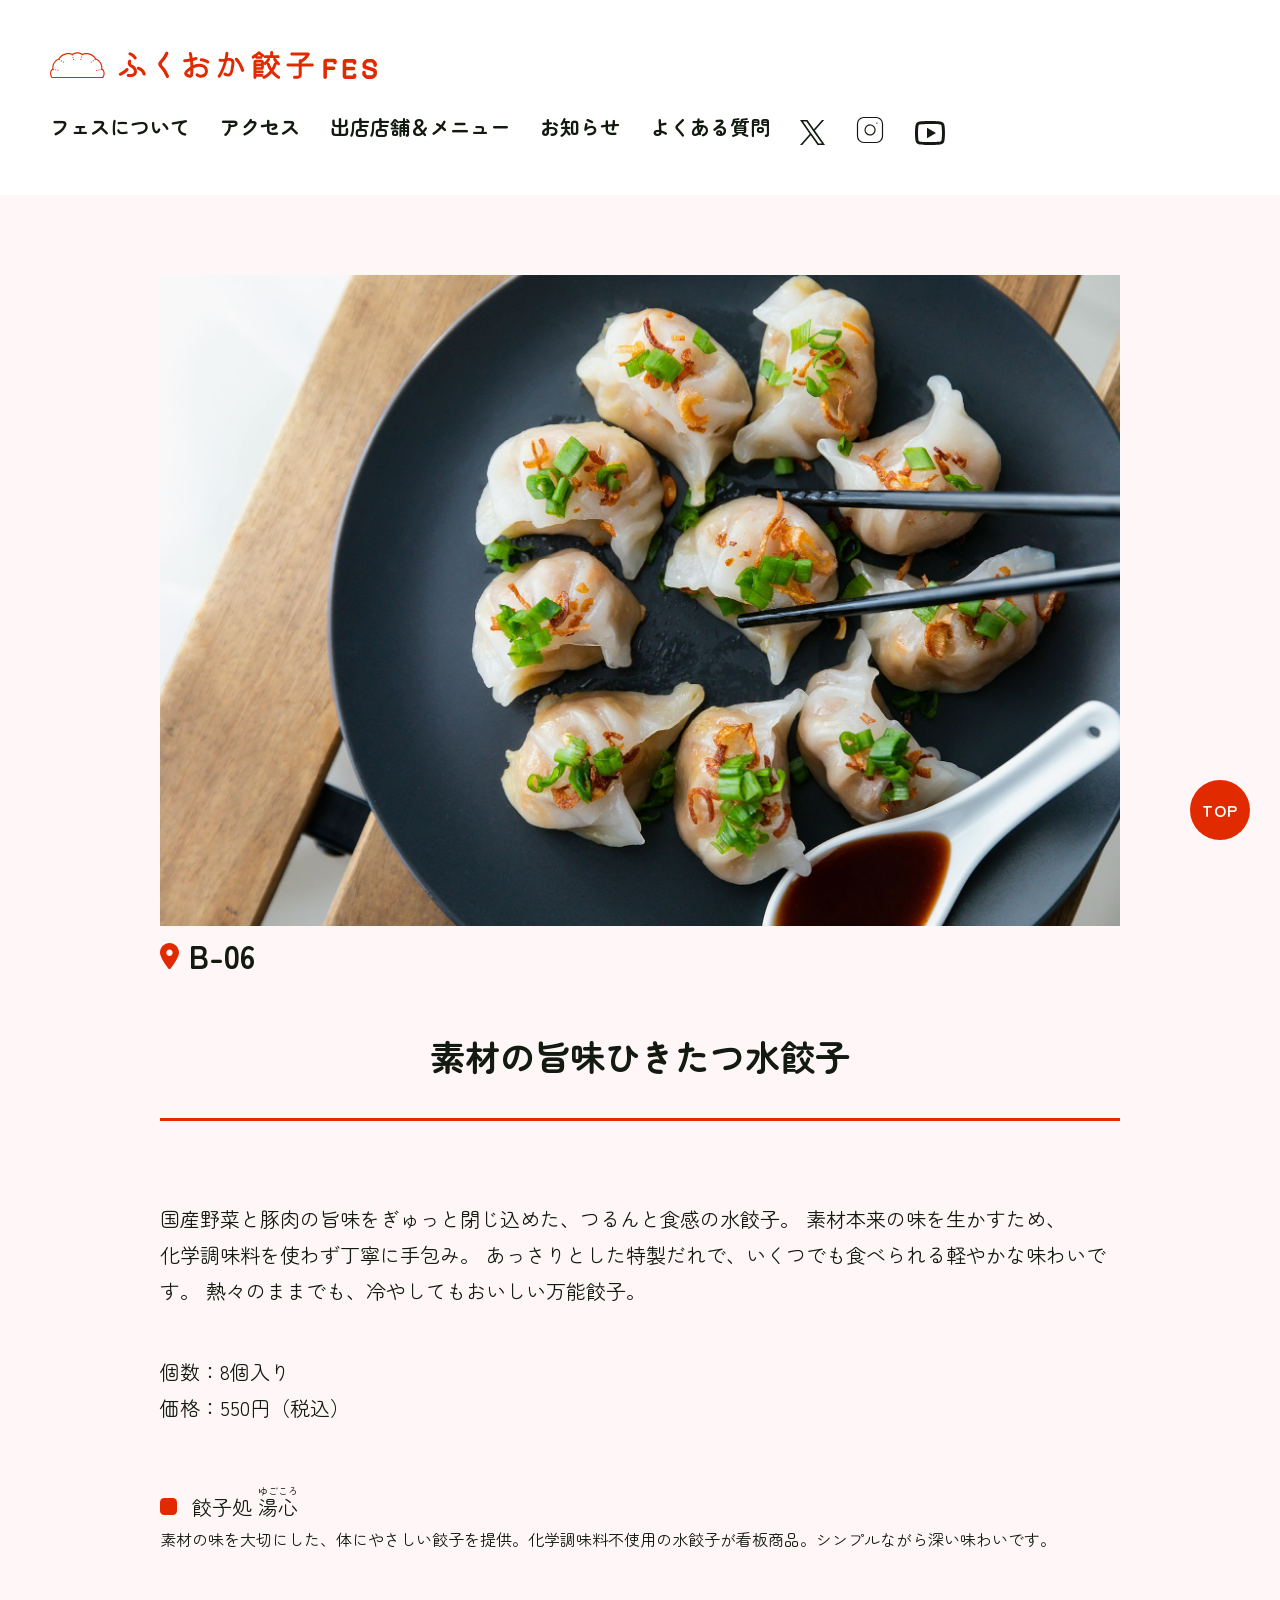
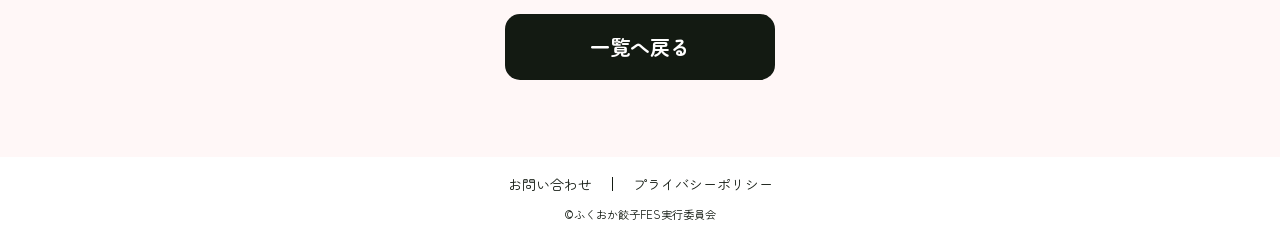
<file: shop-info06.html>
<!DOCTYPE html>
<html lang="ja">

<head>
    <meta charset="UTF-8">
    <meta name="viewport" content="width=device-width, initial-scale=1.0">
    <meta name="description" content="ふくおか餃子FES！餃子処 湯心の出店商品の詳細情報。素材の旨味ひきたつ水餃子、550円、餃子処 湯心。">
    <meta name="keywords" content="餃子,フェス,福岡,長浜,入場料無料,餃子処 湯心,2030">
    <meta name="author" content="ふくおか餃子FES">
    <meta property="og:type" content="website">
    <meta property="og:url" content="">
    <meta property="og:site_name" content="ふくおか餃子FES">
    <meta property="og:title" content="餃子処 湯心｜ふくおか餃子FES">
    <meta property="og:description"
        content="ふくおか餃子FES！2030年4月27日(日)～5月12日(日) 開催！出展企業「餃子処 湯心」の商品詳細情報はこちら。素材の旨味ひきたつ水餃子、550円、国産野菜と豚肉の旨味をぎゅっと閉じ込めた、つるんと食感の水餃子。">
    <meta property="og:image" content="img/ogp.png">
    <meta property="og:image:alt" content="ふくおか餃子FES">
    <meta property="og:image:width" content="1200">
    <meta property="og:image:height" content="630">
    <meta name="robots" content="noindex, nofollow">
    <link rel="stylesheet" href="css/reset.css">
    <link rel="preconnect" href="https://fonts.googleapis.com">
    <link rel="preconnect" href="https://fonts.gstatic.com" crossorigin>
    <link href="https://fonts.googleapis.com/css2?family=Zen+Maru+Gothic&display=swap" rel="stylesheet">
    <link rel="stylesheet" href="css/style.css">
    <link rel="icon" href="img/favicon.svg" type="image/svg+xml">
    <link rel="icon alternate" href="img/favicon.png" type="image/png">

    <title>餃子処 湯心｜ふくおか餃子FES</title>
</head>

<body>
    <header class="l-header" id="top">
        <div class="l-header-pc  c-header-top">
            <p class="c-header-logo">
                <a href="index.html">
                    <img class="pc-logo" src="./img/logo_line_01.svg" alt="ふくおか餃子FES">
                </a>
            </p>
            <nav class="c-header-nav">
                <ul class="c-header-nav__list">
                    <li><a href="information.html">フェスについて</a></li>
                    <li><a href="information.html#access">アクセス</a></li>
                    <li><a href="shops.html">出店店舗＆メニュー</a></li>
                    <li><a href="news.html">お知らせ</a></li>
                    <li><a href="faq.html">よくある質問</a></li>
                    <li><a href="#"><img class="c-header-nav__x" src="./img/x-logo.svg" alt="x"></a></li>
                    <li><a href="#"><img class="c-header-nav__insta" src="./img/Instagram-logo.svg" alt="instagram"></a>
                    </li>
                    <li><a href="#"><img class="c-header-nav__you" src="./img/youtube-logo.svg" alt="youtube"></a></li>
                </ul>
            </nav>
        </div>

        <div class="l-header-sp">
            <p class="c-header-logo">
                <a href="index.html">
                    <img src="./img/logo_line_01.svg" alt="ふくおか餃子FES">
                </a>
            </p>
            <img class="hamburger-image" src="./img/hamburger.svg" alt="ハンバーガーメニュー">
        </div>
    </header>


    <main class="l-wrapper">
        <p class="c-btn-jump">
            <a href="#top">TOP</a>
        </p>
        <section class="c-section c-menu_section">
            <img class="c-menu_img" src="./img/menu06.jpg" alt="素材の旨味ひきたつ水餃子">
            <p class="c-menu_location"><img src="./img/point.svg" alt="">B-06</p>
            <div class="l-menu_wrapper">
                <h1 class="c-title c-menu_title">素材の旨味ひきたつ水餃子</h1>
                <p class="c-menu_desc">
                    国産野菜と豚肉の旨味をぎゅっと閉じ込めた、つるんと食感の水餃子。 素材本来の味を生かすため、<br>
                    化学調味料を使わず丁寧に手包み。 あっさりとした特製だれで、いくつでも食べられる軽やかな味わいです。 熱々のままでも、冷やしてもおいしい万能餃子。
                </p>
                <dl class="c-menu_info">
                    <dt>個数：</dt>
                    <dd>8個入り</dd>
                    <dt>価格：</dt>
                    <dd>550円（税込）</dd>
                </dl>
                <div class="c-menu_shop">
                    <p class="c-menu_shop_title">餃子処 <ruby>湯心<rt>ゆごころ</rt></ruby></p>
                    <p class="c-menu_shop_desc">
                        素材の味を大切にした、体にやさしい餃子を提供。化学調味料不使用の水餃子が看板商品。シンプルながら深い味わいです。
                    </p>
                </div>
                <div class="c-btn c-btn__black">
                    <a href="shops.html">一覧へ戻る</a>
                </div>
            </div>
        </section>
    </main>

    <footer class="l-footer">

        <ul>
            <li><a href="contact.html">お問い合わせ</a></li>
            <li><a href="privacy.html">プライバシーポリシー</a></li>
        </ul>


        <small>&copy;ふくおか餃子FES実行委員会</small>

    </footer>
</body>

</html>
</file>
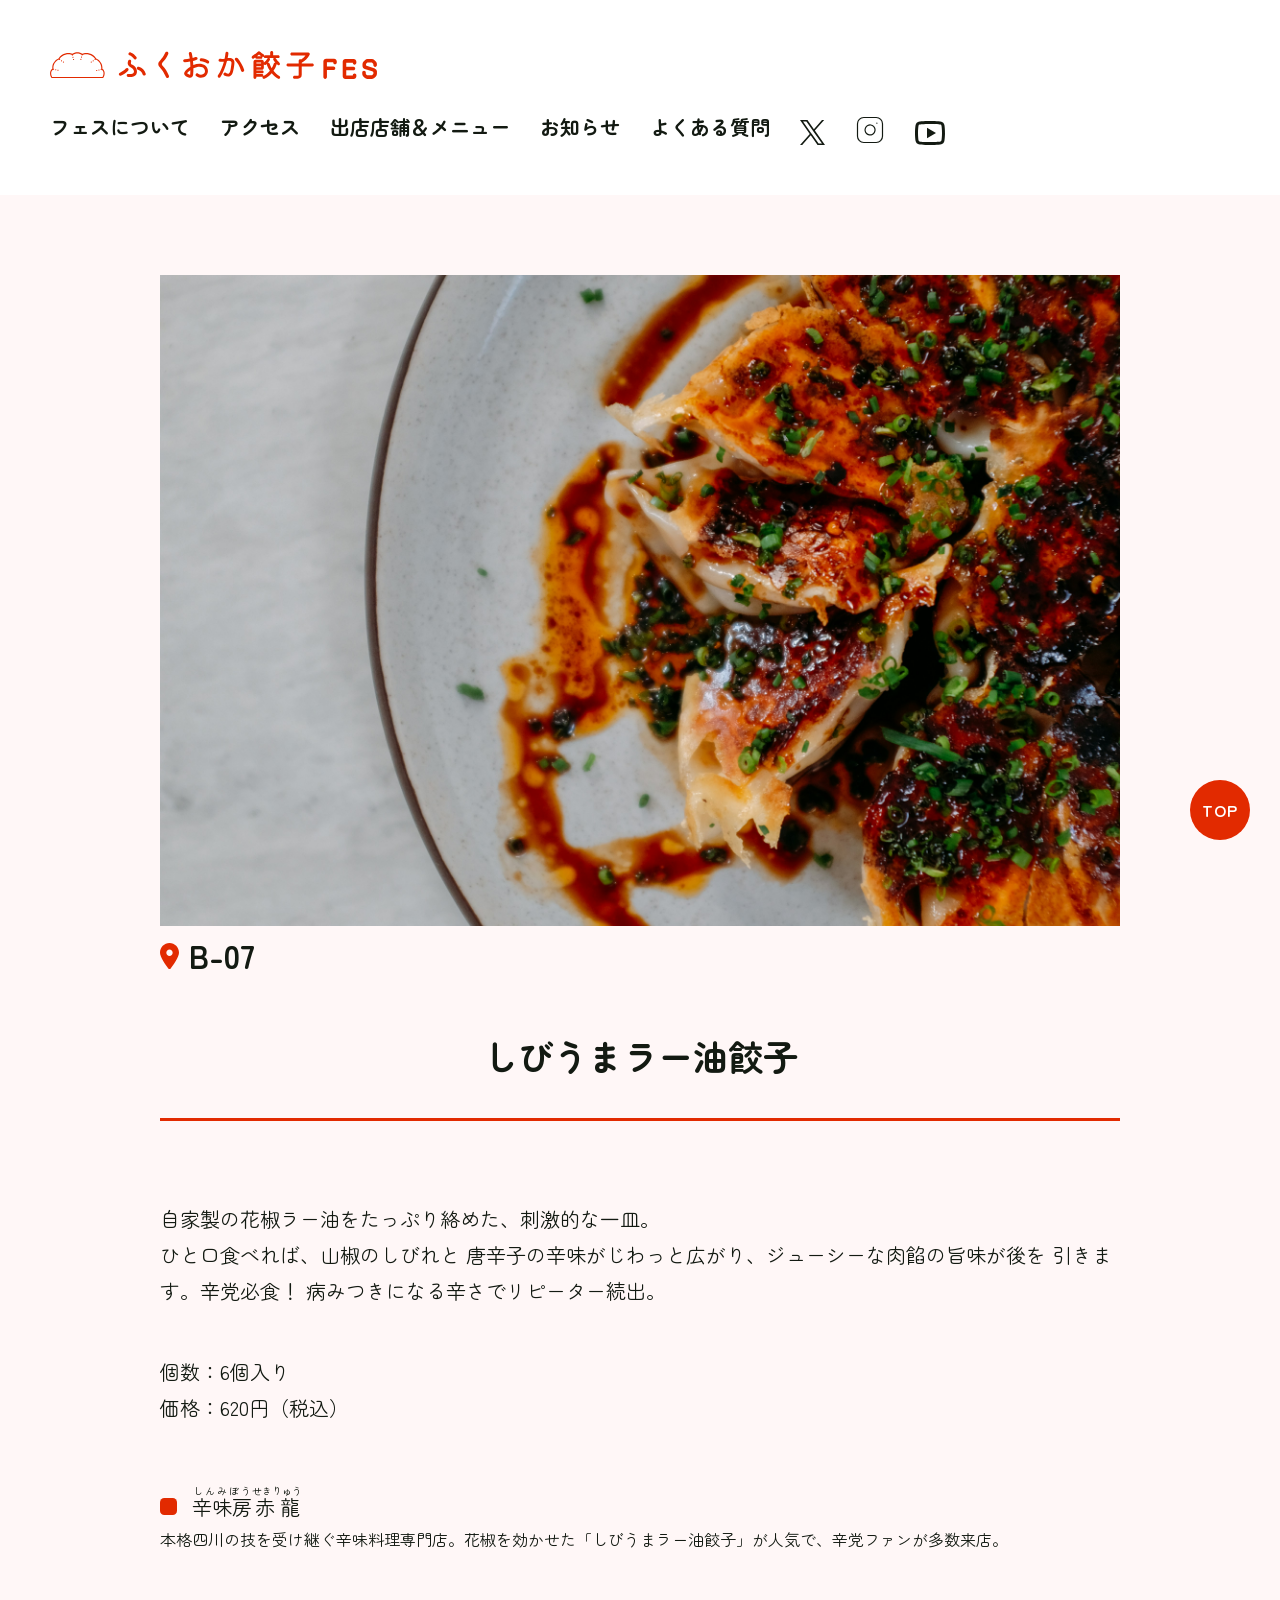
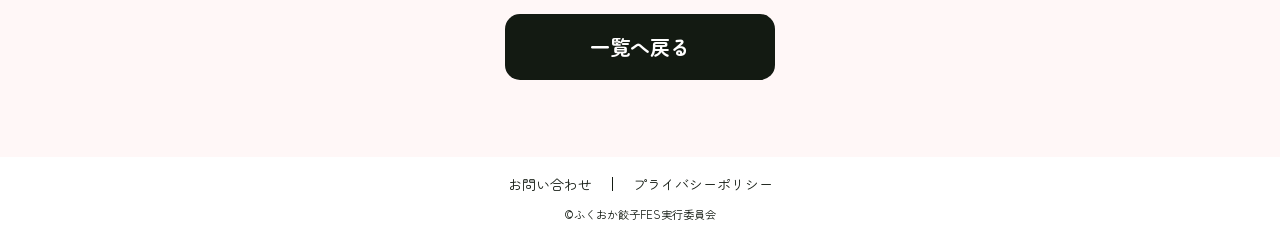
<file: shop-info07.html>
<!DOCTYPE html>
<html lang="ja">

<head>
    <meta charset="UTF-8">
    <meta name="viewport" content="width=device-width, initial-scale=1.0">
    <meta name="description" content="ふくおか餃子FES！辛味房 赤龍の出店商品の詳細情報。しびうまラー油餃子、620円、辛味房 赤龍。">
    <meta name="keywords" content="餃子,フェス,福岡,長浜,入場料無料,辛味房 赤龍,2030">
    <meta name="author" content="ふくおか餃子FES">
    <meta property="og:type" content="website">
    <meta property="og:url" content="">
    <meta property="og:site_name" content="ふくおか餃子FES">
    <meta property="og:title" content="辛味房 赤龍｜ふくおか餃子FES">
    <meta property="og:description"
        content="ふくおか餃子FES！2030年4月27日(日)～5月12日(日) 開催！出展企業「辛味房 赤龍」の商品詳細情報はこちら。しびうまラー油餃子、620円、自家製の花椒ラー油をたっぷり絡めた、刺激的な一皿。">
    <meta property="og:image" content="img/ogp.png">
    <meta property="og:image:alt" content="ふくおか餃子FES">
    <meta property="og:image:width" content="1200">
    <meta property="og:image:height" content="630">
    <meta name="robots" content="noindex, nofollow">
    <link rel="stylesheet" href="css/reset.css">
    <link rel="preconnect" href="https://fonts.googleapis.com">
    <link rel="preconnect" href="https://fonts.gstatic.com" crossorigin>
    <link href="https://fonts.googleapis.com/css2?family=Zen+Maru+Gothic&display=swap" rel="stylesheet">
    <link rel="stylesheet" href="css/style.css">
    <link rel="icon" href="img/favicon.svg" type="image/svg+xml">
    <link rel="icon alternate" href="img/favicon.png" type="image/png">
    <title>辛味房 赤龍｜ふくおか餃子FES</title>
</head>

<body>
    <header class="l-header" id="top">
        <div class="l-header-pc  c-header-top">
            <p class="c-header-logo">
                <a href="index.html">
                    <img class="pc-logo" src="./img/logo_line_01.svg" alt="ふくおか餃子FES">
                </a>
            </p>
            <nav class="c-header-nav">
                <ul class="c-header-nav__list">
                    <li><a href="information.html">フェスについて</a></li>
                    <li><a href="information.html#access">アクセス</a></li>
                    <li><a href="shops.html">出店店舗＆メニュー</a></li>
                    <li><a href="news.html">お知らせ</a></li>
                    <li><a href="faq.html">よくある質問</a></li>
                    <li><a href="#"><img class="c-header-nav__x" src="./img/x-logo.svg" alt="x"></a></li>
                    <li><a href="#"><img class="c-header-nav__insta" src="./img/Instagram-logo.svg" alt="instagram"></a>
                    </li>
                    <li><a href="#"><img class="c-header-nav__you" src="./img/youtube-logo.svg" alt="youtube"></a></li>
                </ul>
            </nav>
        </div>

        <div class="l-header-sp">
            <p class="c-header-logo">
                <a href="index.html">
                    <img src="./img/logo_line_01.svg" alt="ふくおか餃子FES">
                </a>
            </p>
            <img class="hamburger-image" src="./img/hamburger.svg" alt="ハンバーガーメニュー">
        </div>
    </header>


    <main class="l-wrapper">

        <p class="c-btn-jump">
            <a href="#top">TOP</a>
        </p>
        <section class="c-section c-menu_section">
            <img class="c-menu_img" src="./img/menu07.jpg" alt="しびうまラー油餃子">
            <p class="c-menu_location"><img src="./img/point.svg" alt="">B-07</p>
            <div class="l-menu_wrapper">
                <h1 class="c-title c-menu_title">しびうまラー油餃子</h1>
                <p class="c-menu_desc">
                    自家製の花椒ラー油をたっぷり絡めた、刺激的な一皿。<br>ひと口食べれば、山椒のしびれと
                    唐辛子の辛味がじわっと広がり、ジューシーな肉餡の旨味が後を
                    引きます。辛党必食！ 病みつきになる辛さでリピーター続出。
                </p>
                <dl class="c-menu_info">
                    <dt>個数：</dt>
                    <dd>6個入り</dd>
                    <dt>価格：</dt>
                    <dd>620円（税込）</dd>
                </dl>
                <aside class="c-menu_shop">
                    <p class="c-menu_shop_title"><ruby>辛味房<rt>しんみぼう</rt></ruby><ruby>赤龍<rt>せきりゅう</rt></ruby></p>
                    <p class="c-menu_shop_desc">
                        本格四川の技を受け継ぐ辛味料理専門店。花椒を効かせた「しびうまラー油餃子」が人気で、辛党ファンが多数来店。
                    </p>
                </aside>

                <div class="c-btn c-btn__black">
                    <a href="shops.html">一覧へ戻る</a>
                </div>
            </div>
        </section>
    </main>

    <footer class="l-footer">

        <ul>
            <li><a href="contact.html">お問い合わせ</a></li>
            <li><a href="privacy.html">プライバシーポリシー</a></li>
        </ul>


        <small>&copy;ふくおか餃子FES実行委員会</small>

    </footer>
</body>

</html>
</file>
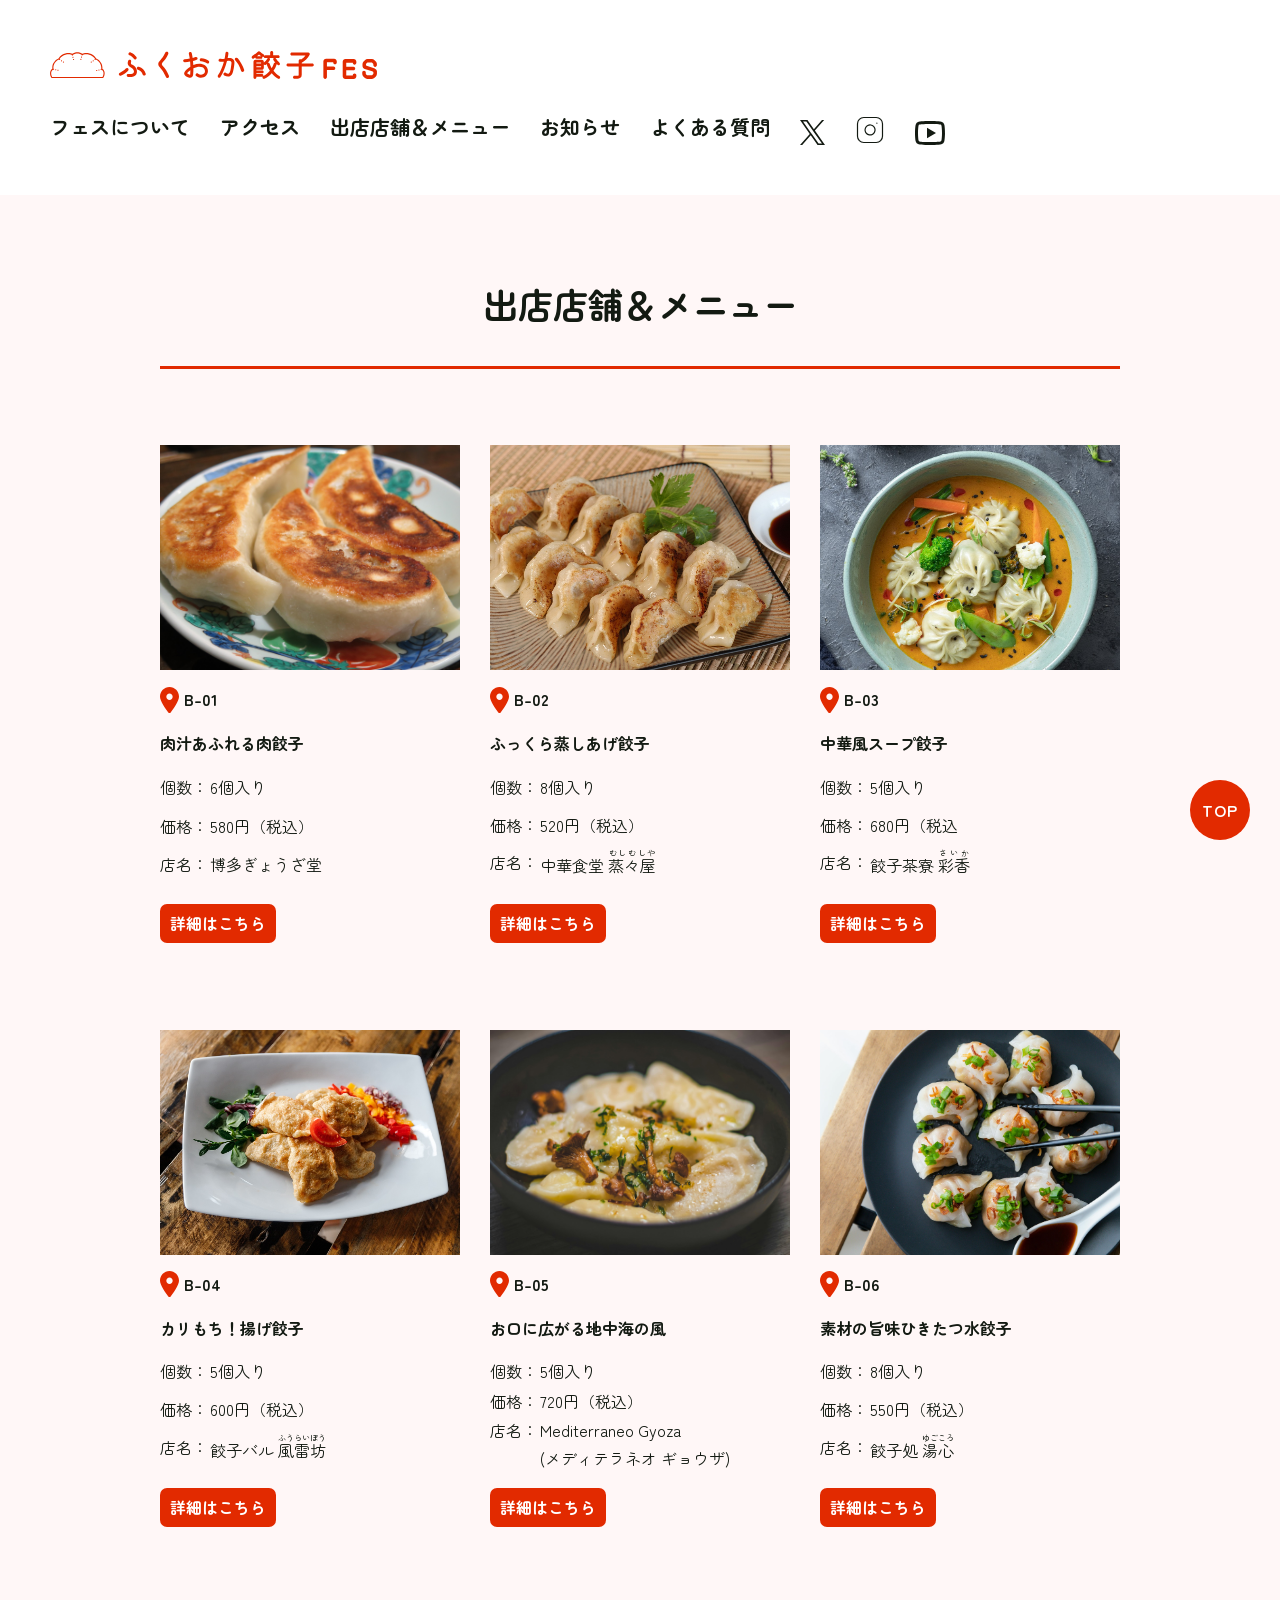
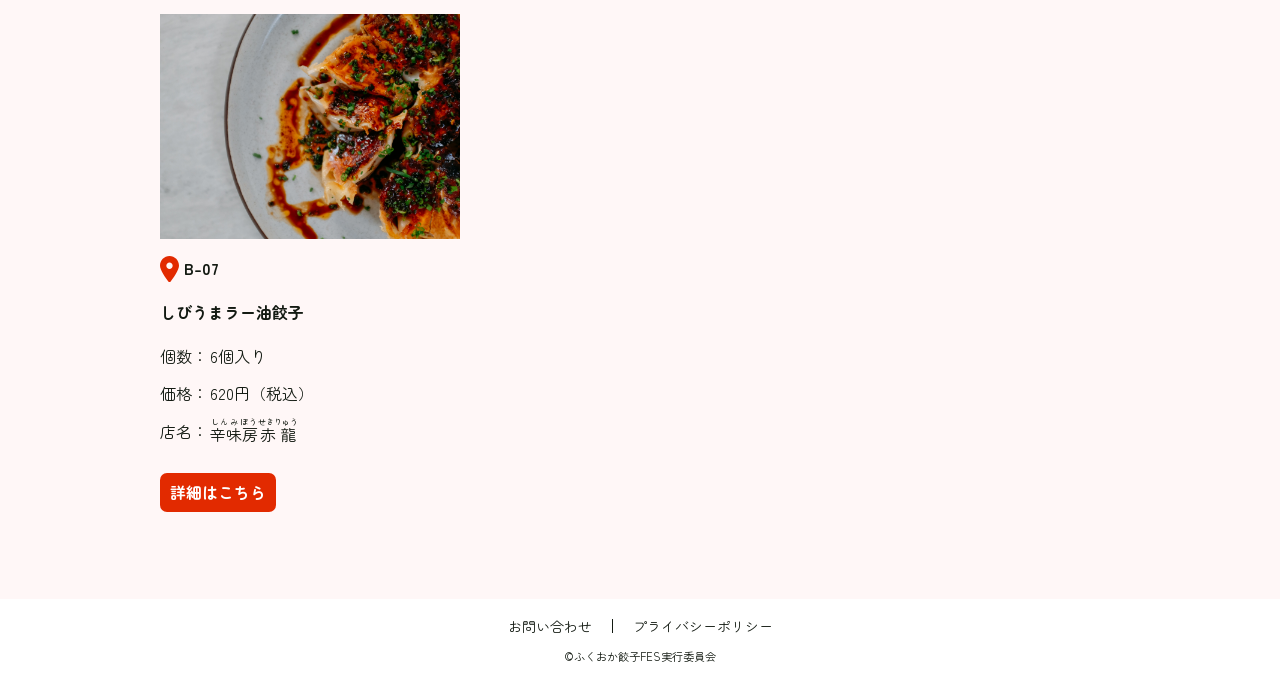
<file: shops.html>
<!DOCTYPE html>
<html lang="ja">

<head>
    <meta charset="UTF-8">
    <meta name="viewport" content="width=device-width, initial-scale=1.0">
    <meta name="description" content="ふくおか餃子FES！福岡の人気餃子店が一堂に集結！おいしいご当地餃子、焼き、蒸し、揚げなどいろいろな餃子7店舗の紹介。">
    <meta name="keywords" content="餃子,フェス,福岡,長浜,入場料無料,メニュー,2030">
    <meta name="author" content="ふくおか餃子FES">
    <meta property="og:type" content="website">
    <meta property="og:url" content="">
    <meta property="og:site_name" content="ふくおか餃子FES">
    <meta property="og:title" content="出店店舗＆メニュー｜ふくおか餃子FES">
    <meta property="og:description"
        content="ふくおか餃子FES！2030年4月27日(日)～5月12日(日) 開催！福岡の人気餃子店が一堂に集結！おいしいご当地餃子、焼き、蒸し、揚げなどいろいろな餃子7店舗の紹介。">
    <meta property="og:image" content="img/ogp.png">
    <meta property="og:image:alt" content="ふくおか餃子FES">
    <meta property="og:image:width" content="1200">
    <meta property="og:image:height" content="630">

    <meta name="robots" content="noindex, nofollow">
    <link rel="stylesheet" href="css/reset.css">
    <link rel="preconnect" href="https://fonts.googleapis.com">
    <link rel="preconnect" href="https://fonts.gstatic.com" crossorigin>
    <link href="https://fonts.googleapis.com/css2?family=Zen+Maru+Gothic&display=swap" rel="stylesheet">
    <link rel="stylesheet" href="css/style.css">
    <link rel="icon" href="img/favicon.svg" type="image/svg+xml">
    <link rel="icon alternate" href="img/favicon.png" type="image/png">
    <title>出店店舗＆メニュー｜ふくおか餃子FES</title>
</head>

<body>
    <header class="l-header" id="top">
        <div class="l-header-pc  c-header-top">
            <p class="c-header-logo">
                <a href="index.html">
                    <img class="pc-logo" src="./img/logo_line_01.svg" alt="ふくおか餃子FES">
                </a>
            </p>
            <nav class="c-header-nav">
                <ul class="c-header-nav__list">
                    <li><a href="information.html">フェスについて</a></li>
                    <li><a href="information.html#access">アクセス</a></li>
                    <li><a href="shops.html">出店店舗＆メニュー</a></li>
                    <li><a href="news.html">お知らせ</a></li>
                    <li><a href="faq.html">よくある質問</a></li>
                    <li><a href="#"><img class="c-header-nav__x" src="./img/x-logo.svg" alt="x"></a></li>
                    <li><a href="#"><img class="c-header-nav__insta" src="./img/Instagram-logo.svg" alt="instagram"></a>
                    </li>
                    <li><a href="#"><img class="c-header-nav__you" src="./img/youtube-logo.svg" alt="youtube"></a></li>
                </ul>
            </nav>
        </div>

        <div class="l-header-sp">
            <p class="c-header-logo">
                <a href="index.html">
                    <img src="./img/logo_line_01.svg" alt="ふくおか餃子FES">
                </a>
            </p>
            <img class="hamburger-image" src="./img/hamburger.svg" alt="ハンバーガーメニュー">
        </div>
    </header>


    <main class="l-wrapper">
        <h1 class="c-title">出店店舗＆メニュー</h1>
        <div class="c-section">

            <ul class="l-muCard-ul">
                <li class="c-mnCard l-mnCard"><img src="./img/menu01.jpg" alt="肉汁あふれる肉餃の画像" class="c-mnCard-img">
                    <p class="c-mnCard-bs l-mnCard-bs">B-01</p>
                    <p class="c-mnCard-title l-mnCard-title">肉汁あふれる肉餃子</p>
                    <dl class="c-mnCard-des l-mnCard-des">
                        <dt>個数：</dt>
                        <dd>6個入り</dd>
                        <dt>価格：</dt>
                        <dd>580円（税込）</dd>
                        <dt>店名：</dt>
                        <dd>博多ぎょうざ堂 </dd>
                    </dl>
                    <div class="c-btn c-btn__red l-mnbtn__red">
                        <a href="shop-info01.html">
                            詳細はこちら
                        </a>
                    </div>
                </li>

                <li class="c-mnCard l-mnCard">
                    <img src="./img/menu02.jpg" alt="ふっくら蒸しあげ餃子の画像" class="c-mnCard-img">
                    <p class="c-mnCard-bs l-mnCard-bs">B-02</p>
                    <p class="c-mnCard-title l-mnCard-title">ふっくら蒸しあげ餃子</p>
                    <dl class="c-mnCard-des l-mnCard-des">
                        <dt>個数：</dt>
                        <dd>8個入り </dd>
                        <dt>価格：</dt>
                        <dd>520円（税込）</dd>
                        <dt>店名：</dt>
                        <dd>中華食堂 <ruby>蒸々屋<rt>むしむしや</rt></ruby></dd>
                    </dl>
                    <div class="c-btn c-btn__red l-mnbtn__red">
                        <a href="shop-info02.html">
                            詳細はこちら
                        </a>
                    </div>
                </li>
                <li class="c-mnCard l-mnCard">
                    <img src="./img/menu03.jpg" alt="中華風スープ餃子の画像" class="c-mnCard-img">
                    <p class="c-mnCard-bs l-mnCard-bs">B-03</p>
                    <p class="c-mnCard-title l-mnCard-title">中華風スープ餃子</p>
                    <dl class="c-mnCard-des l-mnCard-des">
                        <dt>個数：</dt>
                        <dd>5個入り </dd>
                        <dt>価格：</dt>
                        <dd>680円（税込</dd>
                        <dt>店名：</dt>
                        <dd>餃子茶寮 <ruby>彩香<rt>さいか</rt></ruby></dd>
                    </dl>
                    <div class="c-btn c-btn__red l-mnbtn__red">
                        <a href="shop-info03.html">
                            詳細はこちら
                        </a>
                    </div>
                </li>
                <li class="c-mnCard l-mnCard">
                    <img src="./img/menu04.jpg" alt="カリもち！揚げ餃子の画像" class="c-mnCard-img">
                    <p class="c-mnCard-bs l-mnCard-bs">B-04</p>
                    <p class="c-mnCard-title l-mnCard-title">カリもち！揚げ餃子</p>
                    <dl class="c-mnCard-des l-mnCard-des">
                        <dt>個数：</dt>
                        <dd>5個入り</dd>
                        <dt>価格：</dt>
                        <dd>600円（税込）</dd>
                        <dt>店名：</dt>
                        <dd>餃子バル <ruby>風雷坊<rt>ふうらいぼう</rt></ruby></dd>
                    </dl>
                    <div class="c-btn c-btn__red l-mnbtn__red">
                        <a href="shop-info04.html">
                            詳細はこちら
                        </a>
                    </div>
                </li>
                <li class="c-mnCard l-mnCard">
                    <img src="./img/menu05.jpg" alt="お口に広がる地中海の風の画像" class="c-mnCard-img">
                    <p class="c-mnCard-bs l-mnCard-bs">B-05</p>
                    <p class="c-mnCard-title l-mnCard-title">お口に広がる地中海の風</p>
                    <dl class="c-mnCard-des l-mnCard-des">
                        <dt>個数：</dt>
                        <dd>5個入り</dd>
                        <dt>価格：</dt>
                        <dd>720円（税込）</dd>
                        <dt>店名：</dt>
                        <dd>Mediterraneo Gyoza<br>(メディテラネオ ギョウザ)</dd>

                    </dl>
                    <div class="c-btn c-btn__red l-mnbtn__red">
                        <a href="shop-info05.html">
                            詳細はこちら
                        </a>
                    </div>
                </li>
                <li class="c-mnCard l-mnCard">
                    <img src="./img/menu06.jpg" alt="素材の旨味ひきたつ水餃子の画像" class="c-mnCard-img">
                    <p class="c-mnCard-bs l-mnCard-bs">B-06</p>
                    <p class="c-mnCard-title l-mnCard-title">素材の旨味ひきたつ水餃子</p>
                    <dl class="c-mnCard-des l-mnCard-des">
                        <dt>個数：</dt>
                        <dd>8個入り</dd>
                        <dt>価格：</dt>
                        <dd>550円（税込）</dd>
                        <dt>店名：</dt>
                        <dd>餃子処 <ruby>湯心<rt>ゆごころ</rt></ruby></dd>
                    </dl>
                    <div class="c-btn c-btn__red l-mnbtn__red">
                        <a href="shop-info06.html">
                            詳細はこちら
                        </a>
                    </div>
                </li>
                <li class="c-mnCard l-mnCard">
                    <img src="./img/menu07.jpg" alt="しびうまラー油餃子の画像" class="c-mnCard-img">
                    <p class="c-mnCard-bs l-mnCard-bs">B-07</p>
                    <p class="c-mnCard-title l-mnCard-title">しびうまラー油餃子</p>
                    <dl class="c-mnCard-des l-mnCard-des">
                        <dt>個数：</dt>
                        <dd>6個入り</dd>
                        <dt>価格：</dt>
                        <dd> 620円（税込）</dd>
                        <dt>店名：</dt>
                        <dd><ruby>辛味房<rt>しんみぼう</rt></ruby><ruby>赤龍<rt>せきりゅう</rt></ruby></dd>
                    </dl>
                    <div class="c-btn c-btn__red l-mnbtn__red">
                        <a href="shop-info07.html">
                            詳細はこちら
                        </a>
                    </div>
                </li>
            </ul>

        </div>
        <p class="c-btn-jump">
            <a href="#top">TOP</a>
        </p>

    </main>


    <footer class="l-footer">

        <ul>
            <li><a href="contact.html">お問い合わせ</a></li>
            <li><a href="privacy.html">プライバシーポリシー</a></li>
        </ul>


        <small>&copy;ふくおか餃子FES実行委員会</small>

    </footer>
</body>

</html>
</file>
<file: css/style.css>
@charset "UTF-8";

:root {
    --gyoza_white: #fff7f7;
    --white: #fff;
    --gyoza_black: #131a12;
    --gyoza_red: #e22a00;
    --gyoza_yellow: #ffe100;
}

html,
body {
    scroll-behavior: smooth;
}

body {
    font-family: "Zen Maru Gothic", sans-serif;
    font-size: 16px;
    color: var(--gyoza_black);
    background: var(--gyoza_white);
    line-height: 1.8;
}

img {
    width: 100%;
}

/* -----------------コンテンツ幅のクラス----------------- */
.l-wrapper {
    width: min(92%, 960px);
    margin: 0 auto;
}

/* -----------------モバイルファースト -----------------*/
/*----------------- 共通部分 -----------------*/
/* ----------------－いじらないでね♥----------------- */
.l-header {
    padding: 20px 15px;
    background: var(--white);
}

.c-header-logo img {
    width: clamp(200px, 147.183px + 14.085vw, 350px);
}

.l-header-sp {
    display: flex;
    justify-content: space-between;
}

.l-header-pc {
    display: none;
}

/* ↓仮置きのハンバーガーイメージ */
.l-header .hamburger-image {
    width: 25px;
    height: 24px;
}

.c-header-nav li a:hover {
    border-block-end: solid 2px var(--gyoza_red);
}

.nav-pc li img:hover li img:hover {
    text-decoration: underline solid 2px var(--gyoza_red);
}

section,
.c-section {
    padding-block: clamp(30px, 26.479px + 0.939vw, 40px);
}


.c-title {
    font-size: clamp(32px, 30.592px + 0.376vw, 36px);
    font-weight: bold;
    border-block-end: 3px solid var(--gyoza_red);
    text-align: center;
    padding-block-start: clamp(60px, 52.958px + 1.878vw, 80px);
    padding-block-end: 30px;
    margin-block-end: clamp(30px, 26.479px + 0.939vw, 40px);
}


.c-title__sub {
    font-size: clamp(24px, 21.183px + 0.751vw, 32px);
    font-weight: bold;
    color: var(--white);
    background: var(--gyoza_red);
    padding: 5px 10px;
    margin-block-end: clamp(30px, 12.394px + 4.695vw, 80px);
}

/* ボタン */
.c-btn a {
    display: inline-block;
    font-weight: bold;
    color: var(--white);
    max-width: 300px;
    /* width: 100%; */
    text-align: center;
    margin: 0 auto;
}

.c-btn a:hover {
    text-decoration: underline solid 1px var(--white);
}

/* 黒いボタン */

.c-btn__black {
    text-align: center;
}

.c-btn__black a {
    display: inline-block;
    font-size: 20px;
    background: var(--gyoza_black);
    padding: 15px 85px;
    border-radius: 15px;
}

/* 赤いボタン */
.c-btn__red a {
    font-size: 16px;
    background: var(--gyoza_red);
    padding: 5px 10px;
    border-radius: 7px;
}

.c-btn__sns {
    width: 150px;
    height: 35px;
    background: var(--gyoza_black);
    color: var(--white);
    border-radius: 7px;
    text-align: center;
}

/* SNS */
.c-btn__sns a {
    width: 100%;
}

.c-btn__sns img {
    width: 30px;
    height: 35px;
}

/* TOPボタン */
.c-btn-jump {
    position: fixed;
    display: flex;
    align-items: center;
    justify-content: center;
    right: 30px;
    bottom: 60px;
    width: 60px;
    height: 60px;
    font-size: 16px;
    font-weight: bold;
    color: var(--white);
    cursor: pointer;
    letter-spacing: 1px;
}

.c-btn-jump a {
    display: inline-block;
    width: 60px;
    height: 60px;
    text-align: center;
    background: var(--gyoza_red);
    line-height: 60px;
    border-radius: 50%;
}

.l-footer {
    font-size: 14px;
    padding: 20px 0;
    text-align: center;
    background: var(--white);
    margin-block-start: clamp(30px, 26.479px + 0.939vw, 40px);
}

.l-footer ul {
    display: flex;
    justify-content: center;
    gap: 20px;
    line-height: 1;
    margin-block-end: 10px;
}

.l-footer li+li {
    border-left: 1px solid var(--gyoza_black);
    padding-inline-start: 20px;
}

.l-footer li a:hover {
    text-decoration: underline solid 1px var(--gyoza_black);
}

.c-footer__mbs60 {
    margin-block-start: clamp(60px, 52.958px + 1.878vw, 80px);
}

.c-bb {
    border-bottom: solid 1px var(--gyoza_black);
}

.c-bb:hover {
    color: var(--gyoza_red);
    border-color: var(--gyoza_red);
}

/* -----------------以下各ページごとのコーディング----------------- */

/* ここからTOP / NEWSページ */
.c-sp-inner {
    background: var(--white);
}

.l-about-sec {
    background: var(--gyoza_yellow);
    padding-block: clamp(60px, 52.958px + 1.878vw, 80px);
}

.l-about-inner {
    background: var(--white);
    padding-block-end: 60px;
    margin-block-end: 80px;
}

.l-news-sec {
    background: var(--white);
    padding-block-end: 60px;
    margin-block: 30px;
}

.l-sns-sec {
    background: var(--white);
    padding-block: 30px;
    margin-block-end: 60px;
}

.c-mv-sec {
    background: url(../img/mainvisual.jpg) center top;
    background-size: cover;
    object-fit: cover;
    padding-block-start: 68px;
    height: clamp(550px, 433.803px + 30.986vw, 880px);
    /* position: relative; */
}

.c-mv-sec__img {
    width: clamp(345px, 184.789px + 42.723vw, 800px);
    height: clamp(313px, 194.338px + 31.643vw, 650px);
    margin: 0 auto;
}

.c-mv-stamp {
    /* position: absolute; */
    display: inline-block;
    color: var(--white);
    background: var(--gyoza_red);
    padding: 20px;
    border-radius: 40%;
}

.c-mv-stamp p {
    text-align: center;
}

.c-top-title {
    padding-block-start: 30px;
}

.c-about-concept {
    display: flex;
    flex-direction: column;
    gap: 20px;
    padding-block-end: clamp(60px, 52.958px + 1.878vw, 80px);
}

.c-about-concept__big {
    font-weight: bold;
    font-size: clamp(20px, 15.775px + 1.127vw, 32px);
}

.c-about-concept__red {
    color: var(--gyoza_red);
}

.c-about-detail__top {
    display: flex;
    flex-direction: column;
    justify-content: center;
    gap: 60px;
}

.c-about-list dl {
    text-align: center;

}

.c-about-list dd {
    display: flex;
    flex-direction: column;
    align-items: center;
    gap: 17px;
}

.c-about-detail__title {
    font-weight: normal;
    font-size: 24px;
    margin-block-end: clamp(30px, 21.197px + 2.347vw, 55px);
}

.c-about-detail__main {
    font-weight: bold;
    font-size: clamp(24px, 21.183px + 0.751vw, 32px);
}

.c-about-detail__sub {
    font-weight: bold;
    font-size: 24px;
}

.c-about-detail__address {
    text-align: left;
}

.c-about-detail__note {
    font-weight: normal;
    font-size: 20px;
}

.c-about-pc {
    display: none;
}

.c-news-detail {
    display: flex;
    flex-direction: column;
    border-bottom: 1px dashed var(--gyoza_red);
    padding: 20px 15px;
    background: var(--white);
}

.c-news-date {
    font-weight: normal;
    width: 162px;
}

.c-news-content {
    padding-block-end: clamp(30px, 12.394px + 4.695vw, 80px);
}

.c-news__other {
    padding-block-end: 0;
}

.c-sns-title {
    font-size: clamp(28px, 25.183px + 0.751vw, 36px);
    text-align: center;
    font-weight: bold;
    margin-block-end: 23px;
}

.c-news-title a:hover {
    border-bottom: 1px solid var(--gyoza_black);
}

.c-sns-icon {
    display: flex;
    flex-direction: column;
    gap: 20px;
    justify-content: center;
    align-items: center;
}

.c-icon-white {
    color: var(--white);
}

.c-icon_x img {
    width: 25px;
    height: 25px;
}

/* ここからnews-detailページ */
/* news-detailレイアウト */
.c-newsDet-date {
    margin-block-end: 10px;
}

.c-newsDet-con {
    margin-block-end: clamp(60px, 52.958px + 1.878vw, 80px);
}

/* news-detailコンポーネント */


/* ここからcontactページ */
/*contactレイアウト  */
.c-mb__plus {
    margin-block-end: clamp(60px, 52.958px + 1.878vw, 80px);
}

.l-infCard {
    display: flex;
    flex-wrap: wrap;
    margin-block-end: 30px;
}

.l-infCard-lab {
    display: flex;
    align-items: center;
    font-weight: bold;
    width: 100%;
    padding: 10px;
}

.l-inf-form>.l-infCard:nth-of-type(4) {
    align-items: flex-start;
}

.l-infCard-lab-q {
    align-items: flex-start;
}

.l-infCard-req {
    display: inline-block;
    align-items: center;
    color: var(--white);
    font-size: 14px;
    background: var(--gyoza_red);
    padding-inline: 10px;
    border-radius: 14px;
    margin-inline-start: 20px;
}

input[type="text"],
input[type="email"],
input[type="tel"] {
    height: 50px;
    padding-inline-start: 10px;
}

textarea {
    height: 170px;
    padding-block-start: 10px;
    padding-inline-start: 10px;
}

.c-contact__btn {
    /* display: block; */
    text-align: center;
}

.l-infCard-btn {
    color: var(--white);
    text-align: center;
    font-size: 20px;
    background: var(--gyoza_black);
    padding: 15px 85px;
    border-radius: 15px;
}

/* contactコンポーネント */
input[type="text"],
input[type="email"],
input[type="tel"],
textarea {
    border: 1px solid var(--gyoza_black);
    background-color: var(--white);
    width: 100%;
}

/* ここからfaqページ */
/* faq レイアウト */
.l-faqCard {
    margin-block-start: 40px;
}

.l-faqCard dd:nth-last-of-type(1) {
    margin-block-end: 0;
}

/* faqコンポーネント */
.c-faqCard-q {
    font-weight: bold;
    font-size: clamp(20px, 18.592px + 0.376vw, 24px);
    color: var(--gyoza_red);
    margin-inline-end: 20px;
}

.c-faqCard dt {
    font-size: clamp(20px, 18.592px + 0.376vw, 24px);
    font-weight: bold;
    margin-block-end: 20px;
    display: flex;
}

.c-faqCard dd {
    margin-block-end: 30px;
    margin-inline-start: 35px;
}

.l-faq-dd-last {
    margin-block-end: 0;
}


/* ここからshopsページ */
/* shops レイアウト */
.l-muCard-ul {
    /* display: flex;
    flex-wrap: wrap; */
    display: grid;
    row-gap: clamp(60px, 52.958px + 1.878vw, 80px);
}

.l-mnCard>* {
    margin-block-end: 15px;
}

.l-mnCard-bs {
    font-weight: bold;
    display: flex;
    align-items: center;
    column-gap: 5px;
}

.l-mnCard-title {
    font-weight: bold;
}

.l-muCard-ul .l-mnCard-des {
    margin: 15px 0px;
    display: flex;
    flex-wrap: wrap;
    min-height: 116px;
}

.l-muCard-ul .l-mnCard-des dt {
    font-weight: normal;
}

.l-muCard-ul .l-mnbtn__red {
    margin-block-end: 10px;
}

/* shops コンポーネント */
.l-muCard-ul .c-mnCard {
    width: 100%;
}

.l-muCard-ul .c-mnCard img {
    width: 100%;
    object-fit: cover;
    height: 69vw;
}

.c-mnCard-bs::before {
    display: inline-block;
    content: "";
    width: 19px;
    height: 26px;
    background: url(../img/point.svg) no-repeat center center/100%;
}

.c-mnCard-des dt {
    display: inline-block;
    width: 50px;
}

.c-mnCard-des dd {
    width: calc(100% - 50px);
}

.c-menu__small {
    font-size: 14px;
}

.l-menu_wrapper>h1 {
    padding-block-start: clamp(30px, 26.479px + 0.939vw, 40px);
}

/* informationページーーーーーーーーーーーーーーーーーーーーーーーーーーーーーーーーーーー */

.c-info__title {
    padding: 10px 10px 0px 10px;
}

.c-info__text {
    border-bottom: 2px var(--gyoza_red) solid;
    padding: clamp(10px, 2.958px + 1.878vw, 30px);
}

.c-info__text--bold {
    font-weight: bold;
}

.c-info__map {
    width: 100%;
    height: 270px;
    padding-block-start: 30px;
}

.c-info__host {
    display: flex;
    justify-content: center;
    text-align: center;
    padding-block-start: clamp(30px, 26.479px + 0.939vw, 40px);
}

.c-info__host dt {
    padding-block-end: 20px;
}

.c-info__text-host {
    padding-block-end: 40px;
}



/* info終了ーーーーーーーーーーーーーーーーーーーーーーーーーーーーーーーーーーーーーーーーー */


/* shops_infoーーーーーーーーーーーーーーーーーーーーーーーーーーーーーーーーーーーーーーーー */
.c-section.c-menu_section {
    padding-top: 0;
}

.c-menu_img {
    height: clamp(259px, 96.676px + 43.286vw, 720px);
    object-fit: cover;
}

.c-menu_location {
    font-size: 18px;
    font-weight: bold;
    display: flex;
    text-align: left;
    gap: 10px;
    padding-block: 10px;
}

.c-menu_location img {
    width: 19px;
    align-items: center;
}

.c-menu_desc {
    font-size: 20px;
    margin-block-end: 45px;
}

.c-menu_info {
    display: flex;
    flex-wrap: wrap;
    width: 100%;
}

.c-menu_info dt {
    font-size: 20px;
    display: inline-block;
    font-weight: normal;
    width: 60px;
}

.c-menu_info dd {
    display: inline-block;
    font-size: 20px;
    width: calc(100% - 60px);
}

.c-menu_shop_title {
    font-size: 20px;
}

.c-menu_shop {
    margin-block: 60px;
}

.c-menu_shop_desc {
    font-size: 16px;
}

.c-menu_shop_title::before {
    content: "";
    display: inline-block;
    border-radius: 25%;
    width: 17px;
    height: 17px;
    background: var(--gyoza_red);
    margin-right: 15px;
}

/* praivacy ーーーーーーーーーーーーーーーーーーーーーーーーーーーーーーーーーーーーーーーーーーー*/

.l-pravacy {
    font-size: 14px;
    padding: 0;
    margin-block-end: 20px;
}

.l-pravacy ol {
    list-style-type: decimal;
    padding-inline-start: 2em;
}

.l-pravacy li {
    padding-inline-start: 1em
}

.l-pravacy:first-of-type {
    padding-block-start: clamp(30px, 26.479px + 0.939vw, 40px);
}

ul.c-pravacy-text-list-abc,
ol.c-pravacy-text-list-abc {
    list-style-type: lower-latin;
}

.c-pravacy-text-list-123 {
    list-style-type: lower-roman;
}

/* ハンバーガーメニューの設定 */
.c-hamburger-nav {
    position: fixed;
    /* top,right,bottom,leftを一括指定 */
    inset: 0 -100vw 0 100vw;
    background: rgba(255, 255, 255, 0.8);
    transition: all 100ms ease-out 0ms;
    z-index: 1;
}

/* メニューが開いている時 */
.open .c-hamburger-nav {
    translate: -100vw 0;
    transition: translate 100ms ease-out 0ms;
}

/* ナビ */
.c-hamburger-nav__list {
    height: 60%;
    display: flex;
    flex-direction: column;
    justify-content: flex-end;
    text-align: center;
    /* font-size: 50px; */
    gap: 1.6em;
}

.c-hamburger-nav li a {
    font-size: 1.8rem;
    display: block;
}

/* SNS */
.c-hamburger-nav__sns-list {
    display: flex;
    height: 20%;
    justify-content: center;
    align-items: center;
    gap: 1.6em;
}

.c-hamburger-nav__sns-list li a img {
    display: block;
}

.c-header-nav__x {
    aspect-ratio: auto;
}

.c-header-nav__insta {
    aspect-ratio: auto;
}

.c-header-nav__you {
    aspect-ratio: auto;
}

/* ハンバーガーボタン */
.ham-button {
    position: fixed;
    top: 20px;
    right: 20px;
    width: 50px;
    height: 50px;
    z-index: 2;
}

.ham-line {
    display: block;
    height: 2px;
    width: 30px;
    background: #2c2c2c;
    margin: auto;
    position: relative;
    transition: all 100ms ease-in-out 100ms;
}

.open .ham-line {
    background: transparent;
    transition: all 100ms ease-in-out 0ms;
}

.ham-line::before,
.ham-line::after {
    content: "";
    display: block;
    height: 100%;
    width: 100%;
    background: #2c2c2c;
    position: absolute;
    transition: all 200ms ease-in 0ms;
}

.ham-line::before {
    top: -10px;
    transition: all 200ms ease-in 0ms;
}

.open .ham-line::before {
    rotate: 45deg;
    top: 0;
    transition: all 200ms ease-in 0ms;
}

.ham-line::after {
    top: 10px;
    transition: all 200ms ease-in 0ms;
}

.open .ham-line::after {
    rotate: -45deg;
    top: 0;
    transition: all 200ms ease-in 0ms;
}

/* HTMLには書きたいけどブラウザ上では非表示にする */
.visually-hidden {
    position: fixed !important;
    /* keep it on viewport */
    top: 0px !important;
    left: 0px !important;
    /* give it non-zero size, VoiceOver on Safari requires at least 2 pixels
     before allowing buttons to be activated. */
    width: 4px !important;
    height: 4px !important;
    /* visually hide it with overflow and opacity */
    opacity: 0 !important;
    overflow: hidden !important;
    /* remove any margin or padding */
    border: none !important;
    margin: 0 !important;
    padding: 0 !important;
    /* ensure no other style sets display to none */
    display: block !important;
    visibility: visible !important;
}

/* -----------------PC共通部分----------------- */
/* ----------------－いじらないでね♥----------------- */
@media(min-width:768px) {
    .c-sp-inner {
        background: transparent;
    }

    .l-header {
        padding: 50px;
    }

    .l-header-top {
        margin-block-end: 0;
    }

    .l-header-sp {
        display: none;
    }

    .l-header-pc {
        display: flex;
        justify-content: space-between;
        flex-wrap: wrap;
        row-gap: 30px;
    }

    .c-header-nav ul {
        display: flex;
        justify-content: space-between;
        flex-wrap: wrap;
        column-gap: 30px;
        align-items: center;
    }

    .c-header-nav li {
        font-size: 20px;
        font-weight: bold;
    }

    .c-header-nav__x {
        height: 25px;
    }

    .c-header-nav__insta {
        height: 30px;
    }

    .c-header-nav__you {
        height: 24px;
    }

    /* -----------------以下、各ページ設定----------------- */

    /* TOP */

    .l-news-sec {
        padding-block-start: 0;
    }

    .c-header-top {
        margin-block-end: 0;
    }

    .c-top-title {
        padding-block-start: 40px;
    }

    .c-about-concept {
        padding-inline: 90px;
    }

    .c-about-detail__top {
        margin-block-end: 80px;
        flex-direction: row;
        padding-block: 30px;
        border-top: 1px solid var(--gyoza_black);
        border-bottom: 1px solid var(--gyoza_black);
        gap: 0;
        width: 100%;
    }

    .c-about-list {
        width: 50%;
    }

    .c-about-list dl {
        /* width: 50%; */
        height: 350px;
        border-right: 1px solid var(--gyoza_black);
    }

    .c-about-list:nth-of-type(2) dl {
        border-right: none;
    }

    .c-about-detail__main {
        height: 250px;
        justify-content: space-between;
    }

    .c-about-sp {
        display: none;
    }

    .c-about-pc {
        display: block;
    }

    .l-news-sec {
        margin-block: 40px;
    }

    .l-sns-sec {
        margin-block-end: 120px;
    }

    .c-news-detail {
        flex-direction: row;
    }

    .c-news-date {
        padding-inline-start: 16px;
    }

    .c-sns-icon {
        display: flex;
        flex-direction: row;
        gap: 84px;
    }

    /* ここからnews-detailページ */
    /* news-detailレイアウト */

    /* news-detailコンポーネント */


    /* ここからcontact */
    /* contactレイアウト */
    .l-infCard {
        margin-block-end: 60px;
    }

    .l-infCard .l-infCard-lab {
        font-weight: bold;
        width: 250px;
    }

    input[type="text"],
    input[type="email"],
    input[type="tel"],
    textarea {
        width: calc(100% - 250px);

    }

    /* contactコンポーネント */

    /* ここからfaqページ */
    /* faq レイアウト */




    /* faqコンポーネント */


    /* ここからshopsページ */
    .l-muCard-ul {
        grid-template-columns: 1fr 1fr 1fr;
        column-gap: 30px;
    }

    /* shops コンポーネント */

    .l-muCard-ul .c-mnCard img {
        height: 225px;
    }


    /* ここからshops_info */
    .c-section.c-menu_section {
        padding-top: 80px;
    }

    .c-menu_img {
        width: 100%;
    }

    .c-menu_location {
        height: 60px;
        font-size: 32px;
        align-items: center;
    }

    .c-menu_desc {
        margin-block-start: 80px;
    }

    /* pc版info-------------------------------------------------------------------------------- */

    .c-info__list {
        display: grid;
        grid-template-columns: 17.5% 82.5%;
    }

    .c-info__title {
        display: flex;
        align-items: flex-start;
        border-bottom: 2px var(--gyoza_red) solid;
        padding: 30px;
    }

    .c-info__map {
        height: 321px;
        padding-block-start: 0px;
    }


}

@media(max-width: 999px) {
    .l-header-pc {
        display: none;
    }

    .l-header-sp {
        display: flex;
        justify-content: space-between;
    }

    .c-header-nav__x {
        height: 40px;
    }

    .c-header-nav__insta {
        height: 50px;
    }

    .c-header-nav__you {
        height: 40px;
    }
}
</file>
